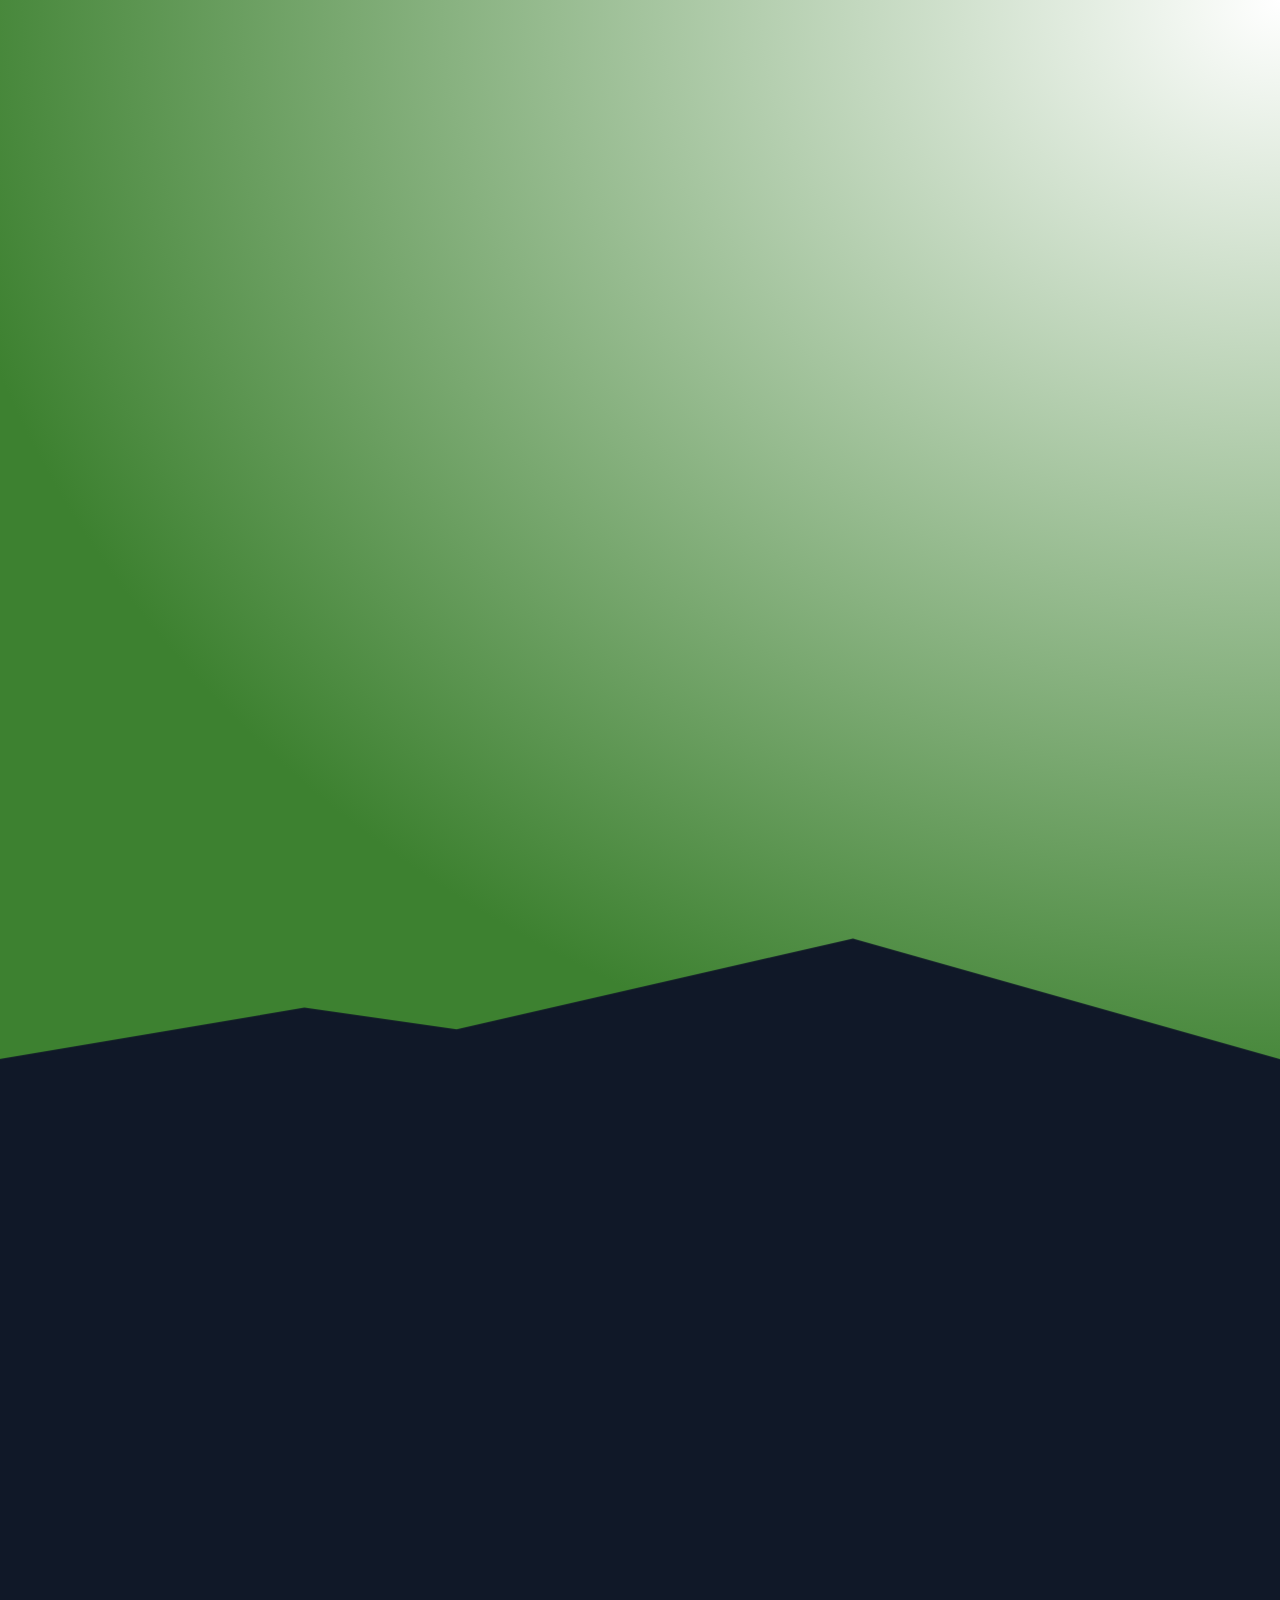
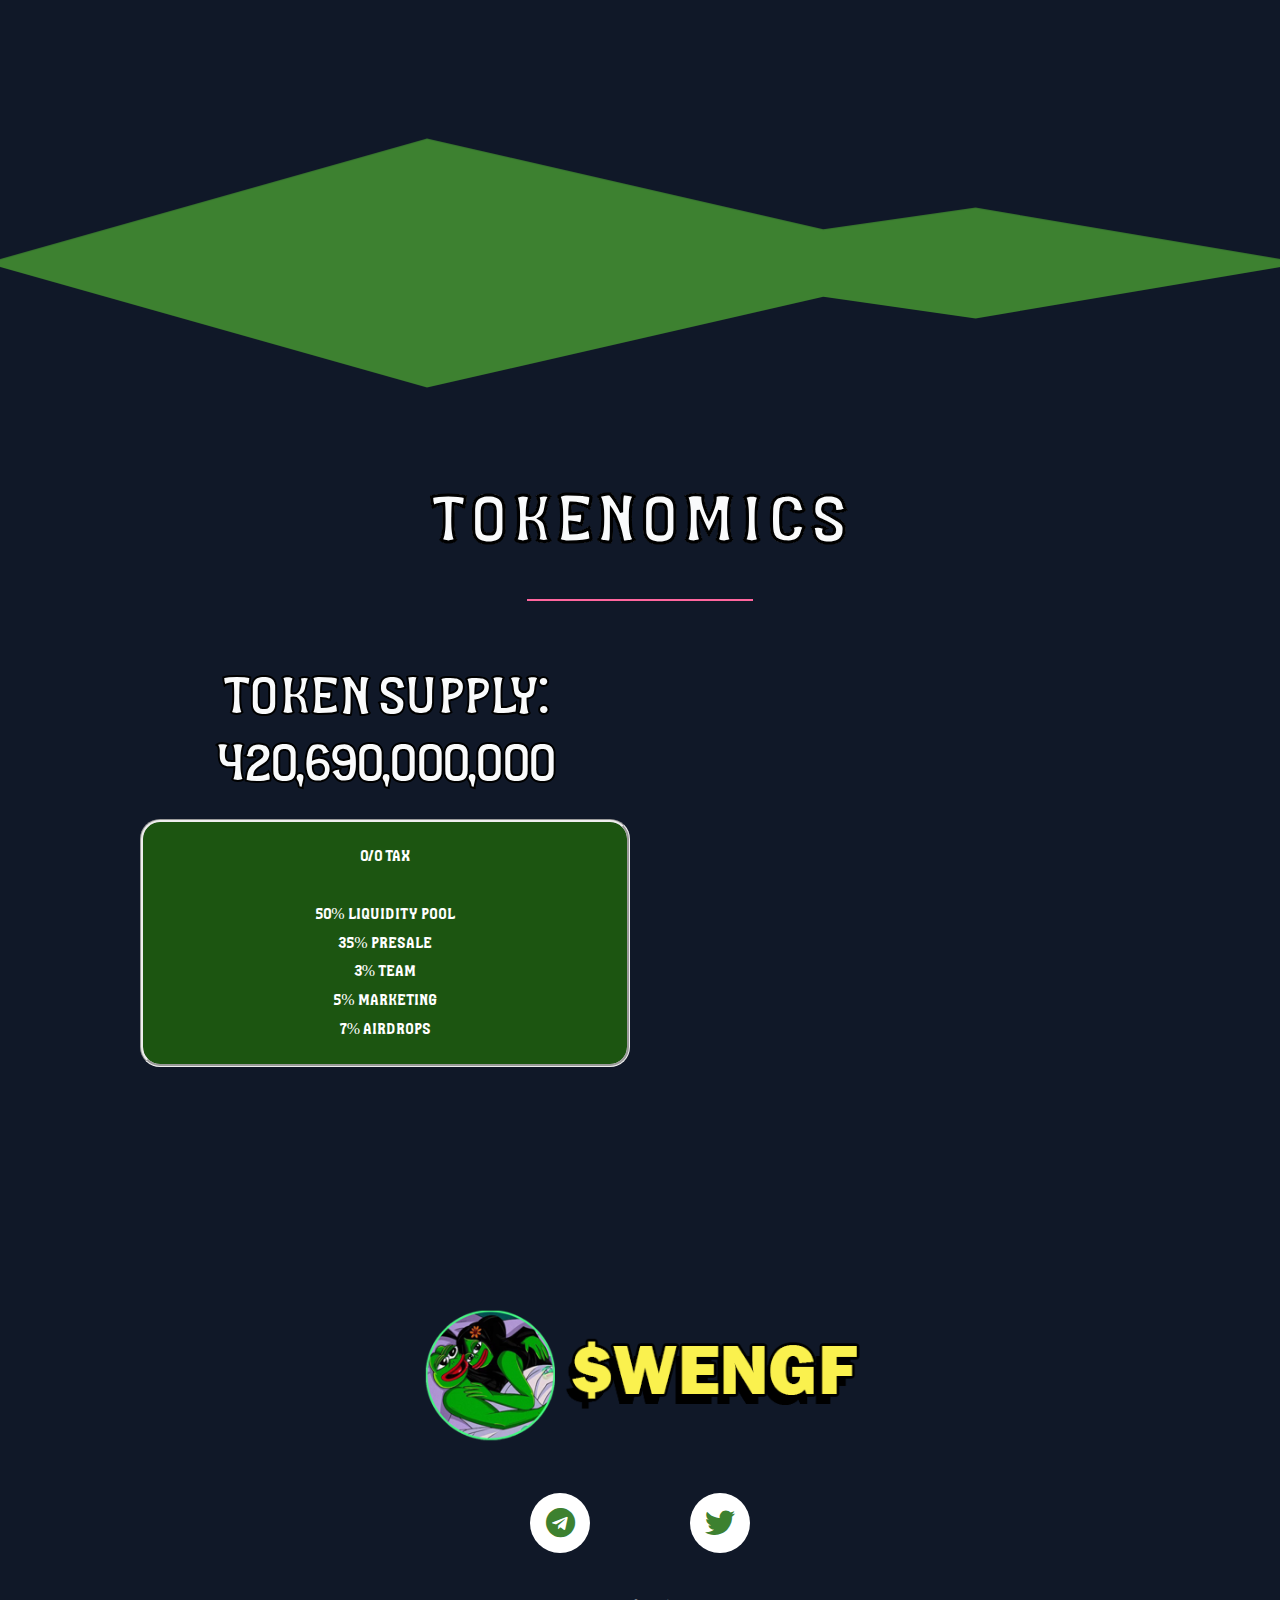
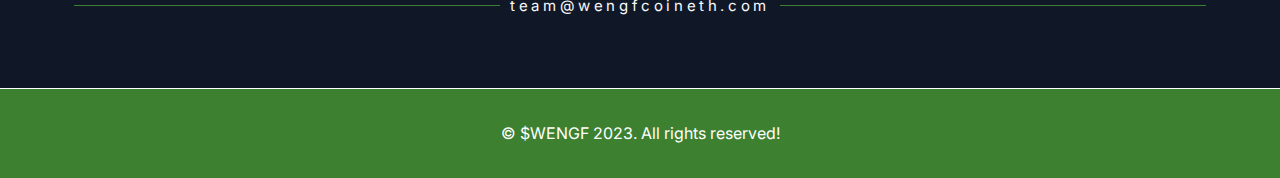
<file: index.html>
<!doctype html>
<html lang="en-US">

<head>
	<meta charset="UTF-8">
	<meta name="viewport" content="width=device-width, initial-scale=1">
	<link rel="profile" href="#">

	<title>$WENGF</title>
	<script>
		var uicore_animations_list = {
			"Fading": {
				"fadeIn": "Fade In",
				"fadeInDown": "Fade In Down",
				"fadeInLeft": "Fade In Left",
				"fadeInRight": "Fade In Right",
				"fadeInUp": "Fade In Up"
			},
			"Zooming": {
				"zoomIn": "Zoom In",
				"zoomInDown": "Zoom In Down",
				"zoomInLeft": "Zoom In Left",
				"zoomInRight": "Zoom In Right",
				"zoomInUp": "Zoom In Up"
			},
			"Bouncing": {
				"bounceIn": "Bounce In",
				"bounceInDown": "Bounce In Down",
				"bounceInLeft": "Bounce In Left",
				"bounceInRight": "Bounce In Right",
				"bounceInUp": "Bounce In Up"
			},
			"Sliding": {
				"slideInDown": "Slide In Down",
				"slideInLeft": "Slide In Left",
				"slideInRight": "Slide In Right",
				"slideInUp": "Slide In Up"
			},
			"Rotating": {
				"rotateIn": "Rotate In",
				"rotateInDownLeft": "Rotate In Down Left",
				"rotateInDownRight": "Rotate In Down Right",
				"rotateInUpLeft": "Rotate In Up Left",
				"rotateInUpRight": "Rotate In Up Right"
			},
			"Attention Seekers": {
				"bounce": "Bounce",
				"flash": "Flash",
				"pulse": "Pulse",
				"rubberBand": "Rubber Band",
				"shake": "Shake",
				"headShake": "Head Shake",
				"swing": "Swing",
				"tada": "Tada",
				"wobble": "Wobble",
				"jello": "Jello"
			},
			"Light Speed": {
				"lightSpeedIn": "Light Speed In"
			},
			"Specials": {
				"rollIn": "Roll In"
			}
		};
	</script>
<style>
	@font-face {
		font-family: 'face';
		src: url(ArmyJeep.ttf);
	}
</style>
	<meta name='robots' content='noindex, nofollow' />
	<link rel="alternate" type="application/rss+xml" title="$WENGF"
		href="#" />
	<link rel="alternate" type="application/rss+xml" title="$WENGF"
		href="#" />
	<script>
		window._wpemojiSettings = {
			"baseUrl": "https:\/\/s.w.org\/images\/core\/emoji\/14.0.0\/72x72\/",
			"ext": ".png",
			"svgUrl": "https:\/\/s.w.org\/images\/core\/emoji\/14.0.0\/svg\/",
			"svgExt": ".svg",
			"source": {
				"concatemoji": "https:\/\/pepenextgeneration.com\/wp-includes\/js\/wp-emoji-release.min.js?ver=6.2.1"
			}
		};
		/*! This file is auto-generated */
		! function (e, a, t) {
			var n, r, o, i = a.createElement("canvas"),
				p = i.getContext && i.getContext("2d");

			function s(e, t) {
				p.clearRect(0, 0, i.width, i.height), p.fillText(e, 0, 0);
				e = i.toDataURL();
				return p.clearRect(0, 0, i.width, i.height), p.fillText(t, 0, 0), e === i.toDataURL()
			}

			function c(e) {
				var t = a.createElement("script");
				t.src = e, t.defer = t.type = "text/javascript", a.getElementsByTagName("head")[0].appendChild(t)
			}
			for (o = Array("flag", "emoji"), t.supports = {
					everything: !0,
					everythingExceptFlag: !0
				}, r = 0; r < o.length; r++) t.supports[o[r]] = function (e) {
				if (p && p.fillText) switch (p.textBaseline = "top", p.font = "600 32px Arial", e) {
					case "flag":
						return s("\ud83c\udff3\ufe0f\u200d\u26a7\ufe0f", "\ud83c\udff3\ufe0f\u200b\u26a7\ufe0f") ? !
							1 : !s("\ud83c\uddfa\ud83c\uddf3", "\ud83c\uddfa\u200b\ud83c\uddf3") && !s(
								"\ud83c\udff4\udb40\udc67\udb40\udc62\udb40\udc65\udb40\udc6e\udb40\udc67\udb40\udc7f",
								"\ud83c\udff4\u200b\udb40\udc67\u200b\udb40\udc62\u200b\udb40\udc65\u200b\udb40\udc6e\u200b\udb40\udc67\u200b\udb40\udc7f"
								);
					case "emoji":
						return !s("\ud83e\udef1\ud83c\udffb\u200d\ud83e\udef2\ud83c\udfff",
							"\ud83e\udef1\ud83c\udffb\u200b\ud83e\udef2\ud83c\udfff")
				}
				return !1
			}(o[r]), t.supports.everything = t.supports.everything && t.supports[o[r]], "flag" !== o[r] && (t.supports
				.everythingExceptFlag = t.supports.everythingExceptFlag && t.supports[o[r]]);
			t.supports.everythingExceptFlag = t.supports.everythingExceptFlag && !t.supports.flag, t.DOMReady = !1, t
				.readyCallback = function () {
					t.DOMReady = !0
				}, t.supports.everything || (n = function () {
						t.readyCallback()
					}, a.addEventListener ? (a.addEventListener("DOMContentLoaded", n, !1), e.addEventListener("load", n, !
					1)) : (e.attachEvent("onload", n), a.attachEvent("onreadystatechange", function () {
						"complete" === a.readyState && t.readyCallback()
					})), (e = t.source || {}).concatemoji ? c(e.concatemoji) : e.wpemoji && e.twemoji && (c(e.twemoji), c(e
						.wpemoji)))
		}(window, document, window._wpemojiSettings);
	</script>
	<style>
		img.wp-smiley,
		img.emoji {
			display: inline !important;
			border: none !important;
			box-shadow: none !important;
			height: 1em !important;
			width: 1em !important;
			margin: 0 0.07em !important;
			vertical-align: -0.1em !important;
			background: none !important;
			padding: 0 !important;
		}
	</style>
	<link rel='stylesheet' id='bdt-uikit-css'
		href='wp-content/plugins/bdthemes-element-pack/assets/css/bdt-uikit.css'
		media='all' />
	<link rel='stylesheet' id='ep-helper-css'
		href='wp-content/plugins/bdthemes-element-pack/assets/css/ep-helper.css'
		media='all' />
	<link rel='stylesheet' id='wp-block-library-css'
		href='wp-includes/css/dist/block-library/style.min.css' media='all' />
	<link rel='stylesheet' id='classic-theme-styles-css'
		href='wp-includes/css/classic-themes.min.css' media='all' />
	<style id='global-styles-inline-css'>
		body {
			--wp--preset--color--black: #000000;
			--wp--preset--color--cyan-bluish-gray: #abb8c3;
			--wp--preset--color--white: #ffffff;
			--wp--preset--color--pale-pink: #f78da7;
			--wp--preset--color--vivid-red: #cf2e2e;
			--wp--preset--color--luminous-vivid-orange: #ff6900;
			--wp--preset--color--luminous-vivid-amber: #fcb900;
			--wp--preset--color--light-green-cyan: #7bdcb5;
			--wp--preset--color--vivid-green-cyan: #00d084;
			--wp--preset--color--pale-cyan-blue: #8ed1fc;
			--wp--preset--color--vivid-cyan-blue: #0693e3;
			--wp--preset--color--vivid-purple: #9b51e0;
			--wp--preset--gradient--vivid-cyan-blue-to-vivid-purple: linear-gradient(135deg, rgba(6, 147, 227, 1) 0%, rgb(155, 81, 224) 100%);
			--wp--preset--gradient--light-green-cyan-to-vivid-green-cyan: linear-gradient(135deg, rgb(122, 220, 180) 0%, rgb(0, 208, 130) 100%);
			--wp--preset--gradient--luminous-vivid-amber-to-luminous-vivid-orange: linear-gradient(135deg, rgba(252, 185, 0, 1) 0%, rgba(255, 105, 0, 1) 100%);
			--wp--preset--gradient--luminous-vivid-orange-to-vivid-red: linear-gradient(135deg, rgba(255, 105, 0, 1) 0%, rgb(207, 46, 46) 100%);
			--wp--preset--gradient--very-light-gray-to-cyan-bluish-gray: linear-gradient(135deg, rgb(238, 238, 238) 0%, rgb(169, 184, 195) 100%);
			--wp--preset--gradient--cool-to-warm-spectrum: linear-gradient(135deg, rgb(74, 234, 220) 0%, rgb(151, 120, 209) 20%, rgb(207, 42, 186) 40%, rgb(238, 44, 130) 60%, rgb(251, 105, 98) 80%, rgb(254, 248, 76) 100%);
			--wp--preset--gradient--blush-light-purple: linear-gradient(135deg, rgb(255, 206, 236) 0%, rgb(152, 150, 240) 100%);
			--wp--preset--gradient--blush-bordeaux: linear-gradient(135deg, rgb(254, 205, 165) 0%, rgb(254, 45, 45) 50%, rgb(107, 0, 62) 100%);
			--wp--preset--gradient--luminous-dusk: linear-gradient(135deg, rgb(255, 203, 112) 0%, rgb(199, 81, 192) 50%, rgb(65, 88, 208) 100%);
			--wp--preset--gradient--pale-ocean: linear-gradient(135deg, rgb(255, 245, 203) 0%, rgb(182, 227, 212) 50%, rgb(51, 167, 181) 100%);
			--wp--preset--gradient--electric-grass: linear-gradient(135deg, rgb(202, 248, 128) 0%, rgb(113, 206, 126) 100%);
			--wp--preset--gradient--midnight: linear-gradient(135deg, rgb(2, 3, 129) 0%, rgb(40, 116, 252) 100%);
			--wp--preset--duotone--dark-grayscale: url('#wp-duotone-dark-grayscale');
			--wp--preset--duotone--grayscale: url('#wp-duotone-grayscale');
			--wp--preset--duotone--purple-yellow: url('#wp-duotone-purple-yellow');
			--wp--preset--duotone--blue-red: url('#wp-duotone-blue-red');
			--wp--preset--duotone--midnight: url('#wp-duotone-midnight');
			--wp--preset--duotone--magenta-yellow: url('#wp-duotone-magenta-yellow');
			--wp--preset--duotone--purple-green: url('#wp-duotone-purple-green');
			--wp--preset--duotone--blue-orange: url('#wp-duotone-blue-orange');
			--wp--preset--font-size--small: 13px;
			--wp--preset--font-size--medium: 20px;
			--wp--preset--font-size--large: 36px;
			--wp--preset--font-size--x-large: 42px;
			--wp--preset--spacing--20: 0.44rem;
			--wp--preset--spacing--30: 0.67rem;
			--wp--preset--spacing--40: 1rem;
			--wp--preset--spacing--50: 1.5rem;
			--wp--preset--spacing--60: 2.25rem;
			--wp--preset--spacing--70: 3.38rem;
			--wp--preset--spacing--80: 5.06rem;
			--wp--preset--shadow--natural: 6px 6px 9px rgba(0, 0, 0, 0.2);
			--wp--preset--shadow--deep: 12px 12px 50px rgba(0, 0, 0, 0.4);
			--wp--preset--shadow--sharp: 6px 6px 0px rgba(0, 0, 0, 0.2);
			--wp--preset--shadow--outlined: 6px 6px 0px -3px rgba(255, 255, 255, 1), 6px 6px rgba(0, 0, 0, 1);
			--wp--preset--shadow--crisp: 6px 6px 0px rgba(0, 0, 0, 1);
		}

		:where(.is-layout-flex) {
			gap: 0.5em;
		}

		body .is-layout-flow>.alignleft {
			float: left;
			margin-inline-start: 0;
			margin-inline-end: 2em;
		}

		body .is-layout-flow>.alignright {
			float: right;
			margin-inline-start: 2em;
			margin-inline-end: 0;
		}

		body .is-layout-flow>.aligncenter {
			margin-left: auto !important;
			margin-right: auto !important;
		}

		body .is-layout-constrained>.alignleft {
			float: left;
			margin-inline-start: 0;
			margin-inline-end: 2em;
		}

		body .is-layout-constrained>.alignright {
			float: right;
			margin-inline-start: 2em;
			margin-inline-end: 0;
		}

		body .is-layout-constrained>.aligncenter {
			margin-left: auto !important;
			margin-right: auto !important;
		}

		body .is-layout-constrained> :where(:not(.alignleft):not(.alignright):not(.alignfull)) {
			max-width: var(--wp--style--global--content-size);
			margin-left: auto !important;
			margin-right: auto !important;
		}

		body .is-layout-constrained>.alignwide {
			max-width: var(--wp--style--global--wide-size);
		}

		body .is-layout-flex {
			display: flex;
		}

		body .is-layout-flex {
			flex-wrap: wrap;
			align-items: center;
		}

		body .is-layout-flex>* {
			margin: 0;
		}

		:where(.wp-block-columns.is-layout-flex) {
			gap: 2em;
		}

		.has-black-color {
			color: var(--wp--preset--color--black) !important;
		}

		.has-cyan-bluish-gray-color {
			color: var(--wp--preset--color--cyan-bluish-gray) !important;
		}

		.has-white-color {
			color: var(--wp--preset--color--white) !important;
		}

		.has-pale-pink-color {
			color: var(--wp--preset--color--pale-pink) !important;
		}

		.has-vivid-red-color {
			color: var(--wp--preset--color--vivid-red) !important;
		}

		.has-luminous-vivid-orange-color {
			color: var(--wp--preset--color--luminous-vivid-orange) !important;
		}

		.has-luminous-vivid-amber-color {
			color: var(--wp--preset--color--luminous-vivid-amber) !important;
		}

		.has-light-green-cyan-color {
			color: var(--wp--preset--color--light-green-cyan) !important;
		}

		.has-vivid-green-cyan-color {
			color: var(--wp--preset--color--vivid-green-cyan) !important;
		}

		.has-pale-cyan-blue-color {
			color: var(--wp--preset--color--pale-cyan-blue) !important;
		}

		.has-vivid-cyan-blue-color {
			color: var(--wp--preset--color--vivid-cyan-blue) !important;
		}

		.has-vivid-purple-color {
			color: var(--wp--preset--color--vivid-purple) !important;
		}

		.has-black-background-color {
			background-color: var(--wp--preset--color--black) !important;
		}

		.has-cyan-bluish-gray-background-color {
			background-color: var(--wp--preset--color--cyan-bluish-gray) !important;
		}

		.has-white-background-color {
			background-color: var(--wp--preset--color--white) !important;
		}

		.has-pale-pink-background-color {
			background-color: var(--wp--preset--color--pale-pink) !important;
		}

		.has-vivid-red-background-color {
			background-color: var(--wp--preset--color--vivid-red) !important;
		}

		.has-luminous-vivid-orange-background-color {
			background-color: var(--wp--preset--color--luminous-vivid-orange) !important;
		}

		.has-luminous-vivid-amber-background-color {
			background-color: var(--wp--preset--color--luminous-vivid-amber) !important;
		}

		.has-light-green-cyan-background-color {
			background-color: var(--wp--preset--color--light-green-cyan) !important;
		}

		.has-vivid-green-cyan-background-color {
			background-color: var(--wp--preset--color--vivid-green-cyan) !important;
		}

		.has-pale-cyan-blue-background-color {
			background-color: var(--wp--preset--color--pale-cyan-blue) !important;
		}

		.has-vivid-cyan-blue-background-color {
			background-color: var(--wp--preset--color--vivid-cyan-blue) !important;
		}

		.has-vivid-purple-background-color {
			background-color: var(--wp--preset--color--vivid-purple) !important;
		}

		.has-black-border-color {
			border-color: var(--wp--preset--color--black) !important;
		}

		.has-cyan-bluish-gray-border-color {
			border-color: var(--wp--preset--color--cyan-bluish-gray) !important;
		}

		.has-white-border-color {
			border-color: var(--wp--preset--color--white) !important;
		}

		.has-pale-pink-border-color {
			border-color: var(--wp--preset--color--pale-pink) !important;
		}

		.has-vivid-red-border-color {
			border-color: var(--wp--preset--color--vivid-red) !important;
		}

		.has-luminous-vivid-orange-border-color {
			border-color: var(--wp--preset--color--luminous-vivid-orange) !important;
		}

		.has-luminous-vivid-amber-border-color {
			border-color: var(--wp--preset--color--luminous-vivid-amber) !important;
		}

		.has-light-green-cyan-border-color {
			border-color: var(--wp--preset--color--light-green-cyan) !important;
		}

		.has-vivid-green-cyan-border-color {
			border-color: var(--wp--preset--color--vivid-green-cyan) !important;
		}

		.has-pale-cyan-blue-border-color {
			border-color: var(--wp--preset--color--pale-cyan-blue) !important;
		}

		.has-vivid-cyan-blue-border-color {
			border-color: var(--wp--preset--color--vivid-cyan-blue) !important;
		}

		.has-vivid-purple-border-color {
			border-color: var(--wp--preset--color--vivid-purple) !important;
		}

		.has-vivid-cyan-blue-to-vivid-purple-gradient-background {
			background: var(--wp--preset--gradient--vivid-cyan-blue-to-vivid-purple) !important;
		}

		.has-light-green-cyan-to-vivid-green-cyan-gradient-background {
			background: var(--wp--preset--gradient--light-green-cyan-to-vivid-green-cyan) !important;
		}

		.has-luminous-vivid-amber-to-luminous-vivid-orange-gradient-background {
			background: var(--wp--preset--gradient--luminous-vivid-amber-to-luminous-vivid-orange) !important;
		}

		.has-luminous-vivid-orange-to-vivid-red-gradient-background {
			background: var(--wp--preset--gradient--luminous-vivid-orange-to-vivid-red) !important;
		}

		.has-very-light-gray-to-cyan-bluish-gray-gradient-background {
			background: var(--wp--preset--gradient--very-light-gray-to-cyan-bluish-gray) !important;
		}

		.has-cool-to-warm-spectrum-gradient-background {
			background: var(--wp--preset--gradient--cool-to-warm-spectrum) !important;
		}

		.has-blush-light-purple-gradient-background {
			background: var(--wp--preset--gradient--blush-light-purple) !important;
		}

		.has-blush-bordeaux-gradient-background {
			background: var(--wp--preset--gradient--blush-bordeaux) !important;
		}

		.has-luminous-dusk-gradient-background {
			background: var(--wp--preset--gradient--luminous-dusk) !important;
		}

		.has-pale-ocean-gradient-background {
			background: var(--wp--preset--gradient--pale-ocean) !important;
		}

		.has-electric-grass-gradient-background {
			background: var(--wp--preset--gradient--electric-grass) !important;
		}

		.has-midnight-gradient-background {
			background: var(--wp--preset--gradient--midnight) !important;
		}

		.has-small-font-size {
			font-size: var(--wp--preset--font-size--small) !important;
		}

		.has-medium-font-size {
			font-size: var(--wp--preset--font-size--medium) !important;
		}

		.has-large-font-size {
			font-size: var(--wp--preset--font-size--large) !important;
		}

		.has-x-large-font-size {
			font-size: var(--wp--preset--font-size--x-large) !important;
		}

		.wp-block-navigation a:where(:not(.wp-element-button)) {
			color: inherit;
		}

		:where(.wp-block-columns.is-layout-flex) {
			gap: 2em;
		}

		.wp-block-pullquote {
			font-size: 1.5em;
			line-height: 1.6;
		}
	</style>
	<link rel='stylesheet' id='elementor-frontend-css'
		href='wp-content/plugins/elementor/assets/css/frontend-lite.min.css'
		media='all' />
	<link rel='stylesheet' id='elementor-post-30-css'
		href='wp-content/uploads/elementor/css/post-30.css' media='all' />
	<link rel='stylesheet' id='elementor-icons-css'
		href='wp-content/plugins/elementor/assets/lib/eicons/css/elementor-icons.min.css'
		media='all' />
	<link rel='stylesheet' id='swiper-css'
		href='wp-content/plugins/elementor/assets/lib/swiper/v8/css/swiper.min.css'
		media='all' />
	<link rel='stylesheet' id='elementor-post-29-css'
		href='wp-content/uploads/elementor/css/post-29.css' media='all' />
	<link rel='stylesheet' id='uicore_global-css'
		href='wp-content/uploads/uicore-global.css' media='all' />
	<link rel='stylesheet' id='google-fonts-1-css'
		href='https://fonts.googleapis.com/css?family=Inter%3A100%2C100italic%2C200%2C200italic%2C300%2C300italic%2C400%2C400italic%2C500%2C500italic%2C600%2C600italic%2C700%2C700italic%2C800%2C800italic%2C900%2C900italic%7CAclonica%3A100%2C100italic%2C200%2C200italic%2C300%2C300italic%2C400%2C400italic%2C500%2C500italic%2C600%2C600italic%2C700%2C700italic%2C800%2C800italic%2C900%2C900italic%7CActor%3A100%2C100italic%2C200%2C200italic%2C300%2C300italic%2C400%2C400italic%2C500%2C500italic%2C600%2C600italic%2C700%2C700italic%2C800%2C800italic%2C900%2C900italic%7CAkaya+Telivigala%3A100%2C100italic%2C200%2C200italic%2C300%2C300italic%2C400%2C400italic%2C500%2C500italic%2C600%2C600italic%2C700%2C700italic%2C800%2C800italic%2C900%2C900italic%7CAkaya+Kanadaka%3A100%2C100italic%2C200%2C200italic%2C300%2C300italic%2C400%2C400italic%2C500%2C500italic%2C600%2C600italic%2C700%2C700italic%2C800%2C800italic%2C900%2C900italic&#038;display=swap&#038;ver=6.2.1'
		media='all' />
	<link rel='stylesheet' id='elementor-icons-shared-0-css'
		href='wp-content/plugins/elementor/assets/lib/font-awesome/css/fontawesome.min.css'
		media='all' />
	<link rel='stylesheet' id='elementor-icons-fa-brands-css'
		href='wp-content/plugins/elementor/assets/lib/font-awesome/css/brands.min.css'
		media='all' />
	<link rel='stylesheet' id='elementor-icons-fa-solid-css'
		href='wp-content/plugins/elementor/assets/lib/font-awesome/css/solid.min.css'
		media='all' />
	<link rel="preconnect" href="https://fonts.gstatic.com/" crossorigin>
	<script src='wp-includes/js/jquery/jquery.min.js' id='jquery-core-js'>
	</script>
	<script src='wp-includes/js/jquery/jquery-migrate.min.js'
		id='jquery-migrate-js'></script>
	<link rel="https://api.w.org/" href="wp-json/" />
	<link rel="alternate" type="application/json" href="wp-json/wp/v2/pages/29" />
	<link rel="EditURI" type="application/rsd+xml" title="RSD" href="xmlrpc.php?rsd" />
	<link rel="wlwmanifest" type="application/wlwmanifest+xml"
		href="wp-includes/wlwmanifest.xml" />
	<meta name="generator" content="WordPress 6.2.1" />
	<link rel="canonical" href="" />
	<link rel='shortlink' href='' />
	<link rel="alternate" type="application/json+oembed"
		href="wp-json/oembed/1.0/embed?url=https%3A%2F%2Fpepenextgeneration.com%2F" />
	<link rel="alternate" type="text/xml+oembed"
		href="wp-json/oembed/1.0/embed?url=https%3A%2F%2Fpepenextgeneration.com%2F&#038;format=xml" />
	<meta name="generator"
		content="Elementor 3.13.0; features: e_dom_optimization, e_optimized_assets_loading, e_optimized_css_loading, a11y_improvements, additional_custom_breakpoints; settings: css_print_method-external, google_font-enabled, font_display-swap">
	<meta name="theme-color" content="#3D8130" />
	<link rel="shortcut icon" href="logonew1.png">
	<link rel="icon" href="logonew1.png">
	<link rel="apple-touch-icon" sizes="152x152"
		href="logonew1.png">
	<link rel="apple-touch-icon" sizes="120x120"
		href="logonew1.png">
	<link rel="apple-touch-icon" sizes="76x76"
		href="logonew1.png">
	<link rel="apple-touch-icon" href="logonew1.png">
	<link rel="icon" href="logonew1.png"
		sizes="32x32" />
	<link rel="icon" href="logonew1.png"
		sizes="192x192" />
	<link rel="apple-touch-icon"
		href="logonew1.png" />
	<meta name="msapplication-TileImage"
		content="logonew1.png" />

</head>

<body
	class="home page-template-default page page-id-29 wp-embed-responsive ui-a-dsmm-slide  elementor-default elementor-kit-6 elementor-page elementor-page-29">
	<svg xmlns="http://www.w3.org/2000/svg" viewBox="0 0 0 0" width="0" height="0" focusable="false" role="none"
		style="visibility: hidden; position: absolute; left: -9999px; overflow: hidden;">
		<defs>
			<filter id="wp-duotone-dark-grayscale">
				<feColorMatrix color-interpolation-filters="sRGB" type="matrix"
					values=" .299 .587 .114 0 0 .299 .587 .114 0 0 .299 .587 .114 0 0 .299 .587 .114 0 0 " />
				<feComponentTransfer color-interpolation-filters="sRGB">
					<feFuncR type="table" tableValues="0 0.49803921568627" />
					<feFuncG type="table" tableValues="0 0.49803921568627" />
					<feFuncB type="table" tableValues="0 0.49803921568627" />
					<feFuncA type="table" tableValues="1 1" />
				</feComponentTransfer>
				<feComposite in2="SourceGraphic" operator="in" />
			</filter>
		</defs>
	</svg><svg xmlns="http://www.w3.org/2000/svg" viewBox="0 0 0 0" width="0" height="0" focusable="false" role="none"
		style="visibility: hidden; position: absolute; left: -9999px; overflow: hidden;">
		<defs>
			<filter id="wp-duotone-grayscale">
				<feColorMatrix color-interpolation-filters="sRGB" type="matrix"
					values=" .299 .587 .114 0 0 .299 .587 .114 0 0 .299 .587 .114 0 0 .299 .587 .114 0 0 " />
				<feComponentTransfer color-interpolation-filters="sRGB">
					<feFuncR type="table" tableValues="0 1" />
					<feFuncG type="table" tableValues="0 1" />
					<feFuncB type="table" tableValues="0 1" />
					<feFuncA type="table" tableValues="1 1" />
				</feComponentTransfer>
				<feComposite in2="SourceGraphic" operator="in" />
			</filter>
		</defs>
	</svg><svg xmlns="http://www.w3.org/2000/svg" viewBox="0 0 0 0" width="0" height="0" focusable="false" role="none"
		style="visibility: hidden; position: absolute; left: -9999px; overflow: hidden;">
		<defs>
			<filter id="wp-duotone-purple-yellow">
				<feColorMatrix color-interpolation-filters="sRGB" type="matrix"
					values=" .299 .587 .114 0 0 .299 .587 .114 0 0 .299 .587 .114 0 0 .299 .587 .114 0 0 " />
				<feComponentTransfer color-interpolation-filters="sRGB">
					<feFuncR type="table" tableValues="0.54901960784314 0.98823529411765" />
					<feFuncG type="table" tableValues="0 1" />
					<feFuncB type="table" tableValues="0.71764705882353 0.25490196078431" />
					<feFuncA type="table" tableValues="1 1" />
				</feComponentTransfer>
				<feComposite in2="SourceGraphic" operator="in" />
			</filter>
		</defs>
	</svg><svg xmlns="http://www.w3.org/2000/svg" viewBox="0 0 0 0" width="0" height="0" focusable="false" role="none"
		style="visibility: hidden; position: absolute; left: -9999px; overflow: hidden;">
		<defs>
			<filter id="wp-duotone-blue-red">
				<feColorMatrix color-interpolation-filters="sRGB" type="matrix"
					values=" .299 .587 .114 0 0 .299 .587 .114 0 0 .299 .587 .114 0 0 .299 .587 .114 0 0 " />
				<feComponentTransfer color-interpolation-filters="sRGB">
					<feFuncR type="table" tableValues="0 1" />
					<feFuncG type="table" tableValues="0 0.27843137254902" />
					<feFuncB type="table" tableValues="0.5921568627451 0.27843137254902" />
					<feFuncA type="table" tableValues="1 1" />
				</feComponentTransfer>
				<feComposite in2="SourceGraphic" operator="in" />
			</filter>
		</defs>
	</svg><svg xmlns="http://www.w3.org/2000/svg" viewBox="0 0 0 0" width="0" height="0" focusable="false" role="none"
		style="visibility: hidden; position: absolute; left: -9999px; overflow: hidden;">
		<defs>
			<filter id="wp-duotone-midnight">
				<feColorMatrix color-interpolation-filters="sRGB" type="matrix"
					values=" .299 .587 .114 0 0 .299 .587 .114 0 0 .299 .587 .114 0 0 .299 .587 .114 0 0 " />
				<feComponentTransfer color-interpolation-filters="sRGB">
					<feFuncR type="table" tableValues="0 0" />
					<feFuncG type="table" tableValues="0 0.64705882352941" />
					<feFuncB type="table" tableValues="0 1" />
					<feFuncA type="table" tableValues="1 1" />
				</feComponentTransfer>
				<feComposite in2="SourceGraphic" operator="in" />
			</filter>
		</defs>
	</svg><svg xmlns="http://www.w3.org/2000/svg" viewBox="0 0 0 0" width="0" height="0" focusable="false" role="none"
		style="visibility: hidden; position: absolute; left: -9999px; overflow: hidden;">
		<defs>
			<filter id="wp-duotone-magenta-yellow">
				<feColorMatrix color-interpolation-filters="sRGB" type="matrix"
					values=" .299 .587 .114 0 0 .299 .587 .114 0 0 .299 .587 .114 0 0 .299 .587 .114 0 0 " />
				<feComponentTransfer color-interpolation-filters="sRGB">
					<feFuncR type="table" tableValues="0.78039215686275 1" />
					<feFuncG type="table" tableValues="0 0.94901960784314" />
					<feFuncB type="table" tableValues="0.35294117647059 0.47058823529412" />
					<feFuncA type="table" tableValues="1 1" />
				</feComponentTransfer>
				<feComposite in2="SourceGraphic" operator="in" />
			</filter>
		</defs>
	</svg><svg xmlns="http://www.w3.org/2000/svg" viewBox="0 0 0 0" width="0" height="0" focusable="false" role="none"
		style="visibility: hidden; position: absolute; left: -9999px; overflow: hidden;">
		<defs>
			<filter id="wp-duotone-purple-green">
				<feColorMatrix color-interpolation-filters="sRGB" type="matrix"
					values=" .299 .587 .114 0 0 .299 .587 .114 0 0 .299 .587 .114 0 0 .299 .587 .114 0 0 " />
				<feComponentTransfer color-interpolation-filters="sRGB">
					<feFuncR type="table" tableValues="0.65098039215686 0.40392156862745" />
					<feFuncG type="table" tableValues="0 1" />
					<feFuncB type="table" tableValues="0.44705882352941 0.4" />
					<feFuncA type="table" tableValues="1 1" />
				</feComponentTransfer>
				<feComposite in2="SourceGraphic" operator="in" />
			</filter>
		</defs>
	</svg><svg xmlns="http://www.w3.org/2000/svg" viewBox="0 0 0 0" width="0" height="0" focusable="false" role="none"
		style="visibility: hidden; position: absolute; left: -9999px; overflow: hidden;">
		<defs>
			<filter id="wp-duotone-blue-orange">
				<feColorMatrix color-interpolation-filters="sRGB" type="matrix"
					values=" .299 .587 .114 0 0 .299 .587 .114 0 0 .299 .587 .114 0 0 .299 .587 .114 0 0 " />
				<feComponentTransfer color-interpolation-filters="sRGB">
					<feFuncR type="table" tableValues="0.098039215686275 1" />
					<feFuncG type="table" tableValues="0 0.66274509803922" />
					<feFuncB type="table" tableValues="0.84705882352941 0.41960784313725" />
					<feFuncA type="table" tableValues="1 1" />
				</feComponentTransfer>
				<feComposite in2="SourceGraphic" operator="in" />
			</filter>
		</defs>
	</svg><!-- 1.1 uicore_before_body_content -->
	<div class="uicore-body-content">
		<!-- 1.2 uicore_before_page_content -->
		<div id="uicore-page">

			<div data-uils="header" data-uils-title="Header" id="wrapper-navbar" itemscope
				itemtype="http://schema.org/WebSite"
				class="uicore uicore-navbar elementor-section uicore-h-classic uicore-sticky ui-smart-sticky uicore-transparent ">
				<div class="uicore-header-wrapper">
					<nav class="uicore elementor-container">
						<div class="uicore-branding" data-uils="header-branding" data-uils-title="Site Logo">

							<a href="#" rel="home">
								<img class="uicore uicore-logo uicore-main"
									src="header.png"
									alt="#" />
								<img class="uicore uicore-logo uicore-second"
									src="header.png"
									alt="#" />
								<img class="uicore uicore-logo uicore-mobile-main"
									src="header.png"
									alt="#" />
								<img class="uicore uicore-logo uicore-mobile-second"
									src="header.png"
									alt="#" />
							</a>

						</div>
						<div class='uicore-nav-menu'>
							<div class="uicore-menu-container uicore-nav">
								<ul data-uils="header-menu" data-uils-title="Navigation Menu" class="uicore-menu">
									<li class="menu-item menu-item-type-post_type menu-item-object-page menu-item-home page_item page-item-29 current_page_item menu-item-31">
										<a href="#" aria-current="page">
											<span class="ui-menu-item-wrapper" style="font-family: 'face';">Home</span></a></li>
									<li class="menu-item menu-item-type-custom menu-item-object-custom menu-item-32">
										<a href="#About">
											<span class="ui-menu-item-wrapper" style="font-family: 'face';">About</span></a></li>
									<li class="menu-item menu-item-type-custom menu-item-object-custom menu-item-34">
										<a href="#Tokenomics">
											<span class="ui-menu-item-wrapper" style="font-family: 'face';">Tokenomics</span></a></li>
								</ul>
							</div>
							<div class="uicore uicore-extra" data-uils="header_extra" data-uils-title="Header Extras">
								<div class="uicore-cta-wrapper">
									<a href="#" target="_self" class="uicore-btn ">
										<span class="elementor-button-text" style="font-family: 'face';">
											Join Community </span>
									</a>
								</div>
							</div>
						</div>
						<button type="button" class="uicore-toggle uicore-ham" aria-label="mobile-menu">
							<span class="bars">
								<span class="bar"></span>
								<span class="bar"></span>
								<span class="bar"></span>
							</span>
						</button>
					</nav>

				</div>
			</div><!-- #wrapper-navbar end -->
			<!-- 1.3 uicore_page -->
			<div id="content" class="uicore-content">

				<script id="uicore-page-transition">
					window.onload = window.onpageshow = function () {};
				</script><!-- 1.4 uicore_before_content -->
				<div id="primary" class="content-area">

					<article id="post-29" class="post-29 page type-page status-publish hentry">
						<main class="entry-content">
							<div data-elementor-type="wp-page" data-elementor-id="29" class="elementor elementor-29">
								<div class="elementor-section elementor-top-section elementor-element elementor-element-040b960  ui-fluid-animation-6 elementor-section-boxed elementor-section-height-default elementor-section-height-default"
									data-id="040b960" data-element_type="section"
									data-settings="{&quot;background_background&quot;:&quot;gradient&quot;,&quot;section_fluid_on&quot;:&quot;yes&quot;,&quot;shape_divider_bottom&quot;:&quot;pyramids&quot;}">
									<div class="elementor-background-overlay"></div>
									<div class="elementor-shape elementor-shape-bottom" data-negative="false">
										<svg xmlns="http://www.w3.org/2000/svg" viewBox="0 0 1000 100"
											preserveAspectRatio="none">
											<path class="elementor-shape-fill"
												d="M761.9,44.1L643.1,27.2L333.8,98L0,3.8V0l1000,0v3.9" />
										</svg> </div>
									<div class="elementor-container elementor-column-gap-default">
										<div class="elementor-column elementor-col-100 elementor-top-column elementor-element elementor-element-d5d8711"
											data-id="d5d8711" data-element_type="column">
											<div class="elementor-widget-wrap elementor-element-populated">
												<div class="elementor-element elementor-element-94ca311 elementor-widget__width-initial elementor-widget-mobile__width-inherit animated-fast elementor-invisible elementor-widget elementor-widget-heading"
													data-id="94ca311" data-element_type="widget"
													data-settings="{&quot;_animation&quot;:&quot;fadeInUp&quot;}"
													data-widget_type="heading.default">
													<div class="elementor-widget-container">
														<style>
															/*! elementor - v3.13.0 - 08-05-2023 */
															.elementor-heading-title {
																padding: 0;
																margin: 0;
																line-height: 1
															}

															.elementor-widget-heading .elementor-heading-title[class*=elementor-size-]>a {
																color: inherit;
																font-size: inherit;
																line-height: inherit
															}

															.elementor-widget-heading .elementor-heading-title.elementor-size-small {
																font-size: 15px
															}

															.elementor-widget-heading .elementor-heading-title.elementor-size-medium {
																font-size: 19px
															}

															.elementor-widget-heading .elementor-heading-title.elementor-size-large {
																font-size: 29px
															}

															.elementor-widget-heading .elementor-heading-title.elementor-size-xl {
																font-size: 39px
															}

															.elementor-widget-heading .elementor-heading-title.elementor-size-xxl {
																font-size: 59px
															}
														</style>
														<h1 class="elementor-heading-title elementor-size-default"  style="font-family: 'face';">
															$WENGF</h1>
													</div>
												</div>
												<section
													class="elementor-section elementor-inner-section elementor-element elementor-element-a10ca43 elementor-section-boxed elementor-section-height-default elementor-section-height-default"
													data-id="a10ca43" data-element_type="section">
													<div class="elementor-container elementor-column-gap-default">
														<div class="elementor-column elementor-col-50 elementor-inner-column elementor-element elementor-element-2b24f72"
															data-id="2b24f72" data-element_type="column">
															<div
																class="elementor-widget-wrap elementor-element-populated">
																<div class="elementor-element elementor-element-18db530 elementor-widget__width-initial elementor-widget-tablet__width-initial elementor-widget-mobile__width-inherit animated-fast elementor-invisible elementor-widget elementor-widget-text-editor"
																	data-id="18db530" data-element_type="widget"
																	data-settings="{&quot;_animation&quot;:&quot;fadeInUp&quot;,&quot;_animation_delay&quot;:100}"
																	data-widget_type="text-editor.default">
																	<div class="elementor-widget-container">
																		<style>
																			/*! elementor - v3.13.0 - 08-05-2023 */
																			.elementor-widget-text-editor.elementor-drop-cap-view-stacked .elementor-drop-cap {
																				background-color: #69727d;
																				color: #fff
																			}

																			.elementor-widget-text-editor.elementor-drop-cap-view-framed .elementor-drop-cap {
																				color: #69727d;
																				border: 3px solid;
																				background-color: transparent
																			}

																			.elementor-widget-text-editor:not(.elementor-drop-cap-view-default) .elementor-drop-cap {
																				margin-top: 8px
																			}

																			.elementor-widget-text-editor:not(.elementor-drop-cap-view-default) .elementor-drop-cap-letter {
																				width: 1em;
																				height: 1em
																			}

																			.elementor-widget-text-editor .elementor-drop-cap {
																				float: left;
																				text-align: center;
																				line-height: 1;
																				font-size: 50px
																			}

																			.elementor-widget-text-editor .elementor-drop-cap-letter {
																				display: inline-block
																			}
																		</style>
																		<p  style="font-family: 'face';">In the symphony of relationships and love</p>
																	</div>
																</div>
																<div class="elementor-element elementor-element-5f686c6 elementor-widget__width-auto animated-fast elementor-invisible elementor-widget elementor-widget-button"
																	data-id="5f686c6" data-element_type="widget"
																	data-settings="{&quot;_animation&quot;:&quot;fadeInUp&quot;,&quot;_animation_delay&quot;:200}"
																	data-widget_type="button.default">
																	<div class="elementor-widget-container">
																		<div class="elementor-button-wrapper">
																			<a href="#"
																				class="elementor-button-link elementor-button elementor-size-sm"
																				role="button">
																				<span
																					class="elementor-button-content-wrapper">
																					<span
																						class="elementor-button-text"  style="font-family: 'face';">BUY NOW</span>
																				</span>
																			</a>
																		</div>
																	</div>
																</div>
																<div class="elementor-element elementor-element-573ed3b elementor-widget__width-auto animated-fast elementor-invisible elementor-widget elementor-widget-button"
																	data-id="573ed3b" data-element_type="widget"
																	data-settings="{&quot;_animation&quot;:&quot;fadeInUp&quot;,&quot;_animation_delay&quot;:200}"
																	data-widget_type="button.default">
																	<div class="elementor-widget-container">
																		<div class="elementor-button-wrapper">
																			<a href="https://twitter.com/wengfcoin"
																				class="elementor-button-link elementor-button elementor-size-sm"
																				role="button">
																				<span
																					class="elementor-button-content-wrapper">
																					<span
																						class="elementor-button-icon elementor-align-icon-right">
																						<i aria-hidden="true"
																							class="fas fa-angle-right"></i>
																					</span>
																					<span
																						class="elementor-button-text"  style="font-family: 'face';">Learn
																						More</span>
																				</span>
																			</a>
																		</div>
																	</div>
																</div>
																<div class="elementor-element elementor-element-8f625f4 animated-fast elementor-invisible elementor-widget elementor-widget-text-editor"
																	data-id="8f625f4" data-element_type="widget"
																	data-settings="{&quot;_animation&quot;:&quot;fadeInUp&quot;,&quot;_animation_delay&quot;:300}"
																	data-widget_type="text-editor.default">
																	<div class="elementor-widget-container"  style="font-family: 'face';">
																		"Launching Presale 7PM PST May 18th"
																	</div>
																</div>
																<div class="elementor-element elementor-element-c5fabf8 elementor-widget__width-auto animated-fast elementor-invisible elementor-widget elementor-widget-image"
																	data-id="c5fabf8" data-element_type="widget"
																	data-settings="{&quot;_animation&quot;:&quot;fadeInUp&quot;,&quot;_animation_delay&quot;:400}"
																	data-widget_type="image.default">
																	<div class="elementor-widget-container">
																		<style>
																			/*! elementor - v3.13.0 - 08-05-2023 */
																			.elementor-widget-image {
																				text-align: center
																			}

																			.elementor-widget-image a {
																				display: inline-block
																			}

																			.elementor-widget-image a img[src$=".svg"] {
																				width: 48px
																			}

																			.elementor-widget-image img {
																				vertical-align: middle;
																				display: inline-block
																			}
																		</style> 
																	</div>
																</div>
																
																<div class="elementor-element elementor-element-086b2b6 elementor-widget__width-auto animated-fast elementor-invisible elementor-widget elementor-widget-image"
																	data-id="086b2b6" data-element_type="widget"
																	data-settings="{&quot;_animation&quot;:&quot;fadeInUp&quot;,&quot;_animation_delay&quot;:400}"
																	data-widget_type="image.default">
																	<div class="elementor-widget-container">
																		<a href="">
																		<img decoding="async" width="2312" height="2312"
																			src="tg.webp"
																			class="attachment-full size-full wp-image-46"
																			alt="" loading="lazy"
																			srcset="tg.webp 2312w, tg.webp 300w, tg.webp 1024w, tg.webptg. 150w, tg.webp 768w, tg.webp 1536w, tg.webp 2048w, tg.webp 650w"
																			sizes="(max-width: 2312px) 100vw, 2312px" /></a>
																	</div>
																</div>
																<div class="elementor-element elementor-element-3de0683 elementor-widget__width-auto animated-fast elementor-invisible elementor-widget elementor-widget-image"
																	data-id="3de0683" data-element_type="widget"
																	data-settings="{&quot;_animation&quot;:&quot;fadeInUp&quot;,&quot;_animation_delay&quot;:400}"
																	data-widget_type="image.default">
																	<div class="elementor-widget-container">
																		<a href="">
																		<img decoding="async" width="2312" height="2312"
																			src="twitter.webp"
																			class="attachment-full size-full wp-image-53"
																			alt="" loading="lazy"
																			srcset="twitter.webp 2312w, twitter.webp 300w, twitter.webp 1024w, twitter.webp 150w, twitter.webp 768w, twitter.webp 1536w, twitter.webp 2048w, twitter.webp 650w"
																			sizes="(max-width: 2312px) 100vw, 2312px" /></a>
																	</div>
																</div>
															
															</div>
														</div>
														<div class="elementor-column elementor-col-50 elementor-inner-column elementor-element elementor-element-4819736"
															data-id="4819736" data-element_type="column">
															<div
																class="elementor-widget-wrap elementor-element-populated">
																<div class="elementor-element elementor-element-e20abe4 animated-fast elementor-invisible elementor-widget elementor-widget-image"
																	data-id="e20abe4" data-element_type="widget"
																	data-settings="{&quot;_animation&quot;:&quot;fadeInUp&quot;,&quot;_animation_delay&quot;:300,&quot;ep_floating_effects_show&quot;:&quot;yes&quot;,&quot;ep_floating_effects_translate_toggle&quot;:&quot;yes&quot;,&quot;ep_floating_effects_translate_x&quot;:{&quot;unit&quot;:&quot;px&quot;,&quot;size&quot;:&quot;&quot;,&quot;sizes&quot;:{&quot;from&quot;:0,&quot;to&quot;:0}},&quot;ep_floating_effects_translate_y&quot;:{&quot;unit&quot;:&quot;px&quot;,&quot;size&quot;:&quot;&quot;,&quot;sizes&quot;:{&quot;from&quot;:0,&quot;to&quot;:30}},&quot;ep_floating_effects_translate_duration&quot;:{&quot;unit&quot;:&quot;px&quot;,&quot;size&quot;:1000,&quot;sizes&quot;:[]},&quot;ep_floating_effects_translate_delay&quot;:{&quot;unit&quot;:&quot;px&quot;,&quot;size&quot;:&quot;&quot;,&quot;sizes&quot;:[]},&quot;ep_floating_effects_easing&quot;:&quot;easeInOutQuad&quot;}"
																	data-widget_type="image.default">
																	<div class="elementor-widget-container">
																		<img decoding="async" width="3000" height="3000"
																			src="logonew1.png"
																			class="attachment-full size-full wp-image-175"
																			alt="" loading="lazy"
																			srcset="logonew1.png 3000w, logonew1.png 300w, logonew1.png 1024w, logonew1.png 150w, logonew1.png 768w, logonew1.png 1536w, logonew1.png 2048w, logonew1.png 650w"
																			sizes="(max-width: 3000px) 100vw, 3000px" />
																	</div>
																</div>
															</div>
														</div>
													</div>
												</section>
											</div>
										</div>
									</div>
								</div>
								<div class="elementor-section elementor-top-section elementor-element elementor-element-df662c6 elementor-section-boxed elementor-section-height-default elementor-section-height-default"
									data-id="df662c6" data-element_type="section" id="products"
									data-settings="{&quot;background_background&quot;:&quot;classic&quot;,&quot;shape_divider_bottom&quot;:&quot;pyramids&quot;}">
									<div class="elementor-shape elementor-shape-bottom" data-negative="false">
										<svg xmlns="http://www.w3.org/2000/svg" viewBox="0 0 1000 100"
											preserveAspectRatio="none">
											<path class="elementor-shape-fill"
												d="M761.9,44.1L643.1,27.2L333.8,98L0,3.8V0l1000,0v3.9" />
										</svg> </div>
									<div class="elementor-container elementor-column-gap-no">
										<div class="elementor-column elementor-col-100 elementor-top-column elementor-element elementor-element-203a235"
											data-id="203a235" data-element_type="column">
											<div class="elementor-widget-wrap elementor-element-populated">
												<div class="elementor-element elementor-element-b17d508 elementor-widget elementor-widget-menu-anchor"
													data-id="b17d508" data-element_type="widget"
													data-widget_type="menu-anchor.default">
													<div class="elementor-widget-container">
														<style>
															/*! elementor - v3.13.0 - 08-05-2023 */
															body.elementor-page .elementor-widget-menu-anchor {
																margin-bottom: 0
															}
														</style>
														<div id="About" class="elementor-menu-anchor"></div>
													</div>
												</div>
												<section
													class="elementor-section elementor-inner-section elementor-element elementor-element-0e96359 elementor-section-height-min-height animated-fast elementor-section-boxed elementor-section-height-default elementor-invisible"
													data-id="0e96359" data-element_type="section"
													data-settings="{&quot;animation&quot;:&quot;fadeInUp&quot;}">
													<div class="elementor-container elementor-column-gap-default">
														<div class="elementor-column elementor-col-50 elementor-inner-column elementor-element elementor-element-dfa686d"
															data-id="dfa686d" data-element_type="column"
															data-settings="{&quot;background_background&quot;:&quot;classic&quot;}">
															<div
																class="elementor-widget-wrap elementor-element-populated">
																<div class="elementor-element elementor-element-e8256c0 elementor-widget elementor-widget-image"
																	data-id="e8256c0" data-element_type="widget"
																	data-widget_type="image.default">
																	<div class="elementor-widget-container">
																		<img decoding="async" width="768" height="768"
																			src="banner2.png"
																			class="attachment-full size-full wp-image-194"
																			alt="" loading="lazy"
																			srcset="banner2.png 768w, banner2.png 300w, banner2.png 150w, banner2.png 650w"
																			sizes="(max-width: 768px) 100vw, 768px" />
																	</div>
																</div>
															</div>
														</div>
														<div class="elementor-column elementor-col-50 elementor-inner-column elementor-element elementor-element-601e9b4"
															data-id="601e9b4" data-element_type="column">
															<div
																class="elementor-widget-wrap elementor-element-populated">
																<div class="elementor-element elementor-element-4ea4872 elementor-widget elementor-widget-heading"
																	data-id="4ea4872" data-element_type="widget"
																	data-widget_type="heading.default">
																	<div class="elementor-widget-container">
																		<h2
																			class="elementor-heading-title elementor-size-default"  style="font-family: 'face';">
																			WHO WE ARE</h2>
																	</div>
																</div>
																<div class="elementor-element elementor-element-65c7d14 elementor-widget elementor-widget-heading"
																	data-id="65c7d14" data-element_type="widget"
																	data-widget_type="heading.default">
																	<div class="elementor-widget-container">
																		<h2
																			class="elementor-heading-title elementor-size-default"  style="font-family: 'face';">
																			What Is $WENGF</h2>
																	</div>
																</div>
																<div class="elementor-element elementor-element-2c847c5 elementor-widget-divider--view-line elementor-widget elementor-widget-divider"
																	data-id="2c847c5" data-element_type="widget"
																	data-widget_type="divider.default">
																	<div class="elementor-widget-container">
																		<style>
																			/*! elementor - v3.13.0 - 08-05-2023 */
																			.elementor-widget-divider {
																				--divider-border-style: none;
																				--divider-border-width: 1px;
																				--divider-color: #0c0d0e;
																				--divider-icon-size: 20px;
																				--divider-element-spacing: 10px;
																				--divider-pattern-height: 24px;
																				--divider-pattern-size: 20px;
																				--divider-pattern-url: none;
																				--divider-pattern-repeat: repeat-x
																			}

																			.elementor-widget-divider .elementor-divider {
																				display: flex
																			}

																			.elementor-widget-divider .elementor-divider__text {
																				font-size: 15px;
																				line-height: 1;
																				max-width: 95%
																			}

																			.elementor-widget-divider .elementor-divider__element {
																				margin: 0 var(--divider-element-spacing);
																				flex-shrink: 0
																			}

																			.elementor-widget-divider .elementor-icon {
																				font-size: var(--divider-icon-size)
																			}

																			.elementor-widget-divider .elementor-divider-separator {
																				display: flex;
																				margin: 0;
																				direction: ltr
																			}

																			.elementor-widget-divider--view-line_icon .elementor-divider-separator,
																			.elementor-widget-divider--view-line_text .elementor-divider-separator {
																				align-items: center
																			}

																			.elementor-widget-divider--view-line_icon .elementor-divider-separator:after,
																			.elementor-widget-divider--view-line_icon .elementor-divider-separator:before,
																			.elementor-widget-divider--view-line_text .elementor-divider-separator:after,
																			.elementor-widget-divider--view-line_text .elementor-divider-separator:before {
																				display: block;
																				content: "";
																				border-bottom: 0;
																				flex-grow: 1;
																				border-top: var(--divider-border-width) var(--divider-border-style) var(--divider-color)
																			}

																			.elementor-widget-divider--element-align-left .elementor-divider .elementor-divider-separator>.elementor-divider__svg:first-of-type {
																				flex-grow: 0;
																				flex-shrink: 100
																			}

																			.elementor-widget-divider--element-align-left .elementor-divider-separator:before {
																				content: none
																			}

																			.elementor-widget-divider--element-align-left .elementor-divider__element {
																				margin-left: 0
																			}

																			.elementor-widget-divider--element-align-right .elementor-divider .elementor-divider-separator>.elementor-divider__svg:last-of-type {
																				flex-grow: 0;
																				flex-shrink: 100
																			}

																			.elementor-widget-divider--element-align-right .elementor-divider-separator:after {
																				content: none
																			}

																			.elementor-widget-divider--element-align-right .elementor-divider__element {
																				margin-right: 0
																			}

																			.elementor-widget-divider:not(.elementor-widget-divider--view-line_text):not(.elementor-widget-divider--view-line_icon) .elementor-divider-separator {
																				border-top: var(--divider-border-width) var(--divider-border-style) var(--divider-color)
																			}

																			.elementor-widget-divider--separator-type-pattern {
																				--divider-border-style: none
																			}

																			.elementor-widget-divider--separator-type-pattern.elementor-widget-divider--view-line .elementor-divider-separator,
																			.elementor-widget-divider--separator-type-pattern:not(.elementor-widget-divider--view-line) .elementor-divider-separator:after,
																			.elementor-widget-divider--separator-type-pattern:not(.elementor-widget-divider--view-line) .elementor-divider-separator:before,
																			.elementor-widget-divider--separator-type-pattern:not([class*=elementor-widget-divider--view]) .elementor-divider-separator {
																				width: 100%;
																				min-height: var(--divider-pattern-height);
																				-webkit-mask-size: var(--divider-pattern-size) 100%;
																				mask-size: var(--divider-pattern-size) 100%;
																				-webkit-mask-repeat: var(--divider-pattern-repeat);
																				mask-repeat: var(--divider-pattern-repeat);
																				background-color: var(--divider-color);
																				-webkit-mask-image: var(--divider-pattern-url);
																				mask-image: var(--divider-pattern-url)
																			}

																			.elementor-widget-divider--no-spacing {
																				--divider-pattern-size: auto
																			}

																			.elementor-widget-divider--bg-round {
																				--divider-pattern-repeat: round
																			}

																			.rtl .elementor-widget-divider .elementor-divider__text {
																				direction: rtl
																			}

																			.e-con-inner>.elementor-widget-divider,
																			.e-con>.elementor-widget-divider {
																				width: var(--container-widget-width, 100%);
																				--flex-grow: var(--container-widget-flex-grow)
																			}
																		</style>
																		<div class="elementor-divider">
																			<span class="elementor-divider-separator">
																			</span>
																		</div>
																	</div>
																</div>
																<div class="elementor-element elementor-element-c367bfa elementor-widget elementor-widget-text-editor"
																	data-id="c367bfa" data-element_type="widget"
																	data-widget_type="text-editor.default">
																	<div class="elementor-widget-container"  style="font-family: 'face';">
																		<p>In the symphony of relationships and love, 
																			'$WENGF' emerges as the magic ingredient, 
																			intertwining hearts and minds, and uniting us together. 
																		</p>
																	</div>
																</div>
																<div class="elementor-element elementor-element-29ffb05 elementor-widget elementor-widget-text-editor"
																	data-id="29ffb05" data-element_type="widget"
																	data-widget_type="text-editor.default">
																	<div class="elementor-widget-container"  style="font-family: 'face';">
																		<p>What do you need? A GF, not just a partner, but a companion for your entire memecoin journey.</p>
																	</div>
																</div>
															</div>
														</div>
													</div>
												</section>
											</div>
										</div>
									</div>
								</div>
								
								
								
								
								<div class="elementor-section elementor-top-section elementor-element elementor-element-6cb29cb elementor-section-boxed elementor-section-height-default elementor-section-height-default"
									data-id="6cb29cb" data-element_type="section" id="features"
									data-settings="{&quot;background_background&quot;:&quot;classic&quot;,&quot;shape_divider_top&quot;:&quot;pyramids&quot;}">
									<div class="elementor-shape elementor-shape-top" data-negative="false">
										<svg xmlns="http://www.w3.org/2000/svg" viewBox="0 0 1000 100"
											preserveAspectRatio="none">
											<path class="elementor-shape-fill"
												d="M761.9,44.1L643.1,27.2L333.8,98L0,3.8V0l1000,0v3.9" />
										</svg> </div>
									<div class="elementor-container elementor-column-gap-default">
										<div class="elementor-column elementor-col-100 elementor-top-column elementor-element elementor-element-bace3e0"
											data-id="bace3e0" data-element_type="column">
											<div class="elementor-widget-wrap elementor-element-populated">
												<div class="elementor-element elementor-element-5a62307 elementor-widget elementor-widget-menu-anchor"
													data-id="5a62307" data-element_type="widget"
													data-widget_type="menu-anchor.default">
													<div class="elementor-widget-container">
														<div id="Tokenomics" class="elementor-menu-anchor"></div>
													</div>
												</div>
												<div class="elementor-element elementor-element-8db4119 elementor-widget elementor-widget-heading"
													data-id="8db4119" data-element_type="widget"
													data-widget_type="heading.default">
													<div class="elementor-widget-container">
														<h2 class="elementor-heading-title elementor-size-default" style="font-family: 'face';">
															TOKENOMICS</h2>
													</div>
												</div>
												<div class="elementor-element elementor-element-44088f9 elementor-widget-divider--view-line elementor-widget elementor-widget-divider"
													data-id="44088f9" data-element_type="widget"
													data-widget_type="divider.default">
													<div class="elementor-widget-container">
														<div class="elementor-divider">
															<span class="elementor-divider-separator">
															</span>
														</div>
													</div>
												</div>
												<section
													class="elementor-section elementor-inner-section elementor-element elementor-element-629cefe elementor-section-boxed elementor-section-height-default elementor-section-height-default"
													data-id="629cefe" data-element_type="section">
													<div class="elementor-container elementor-column-gap-default">
														<div class="elementor-column elementor-col-50 elementor-inner-column elementor-element elementor-element-d081a4d"
															data-id="d081a4d" data-element_type="column">
															<div
																class="elementor-widget-wrap elementor-element-populated">
																<div class="elementor-element elementor-element-ca02cb9 elementor-widget elementor-widget-heading"
																	data-id="ca02cb9" data-element_type="widget"
																	data-widget_type="heading.default">
																	<div class="elementor-widget-container">
																		<h2
																			class="elementor-heading-title elementor-size-default"  style="font-family: 'face';">
																			Token Supply: <br>420,690,000,000</h2>
																	</div>
																</div>
																<div class="elementor-element elementor-element-51c212b elementor-widget elementor-widget-text-editor"
																	data-id="51c212b" data-element_type="widget"
																	data-widget_type="text-editor.default">
																	<div class="elementor-widget-container">
																		<p class="p1"  style="font-family: 'face';">
																			0/0 TAX<br><br>
																			50% LIQUIDITY POOL <br> 
																			35% PRESALE <br>
																			3% TEAM <br>
																			5% MARKETING<br> 
																			7% AIRDROPS</p>
																	</div>
																</div>
															</div>
														</div>
														<div class="elementor-column elementor-col-50 elementor-inner-column elementor-element elementor-element-14eb485"
															data-id="14eb485" data-element_type="column">
															<div
																class="elementor-widget-wrap elementor-element-populated">
																<div class="elementor-element elementor-element-936f1eb elementor-widget elementor-widget-image"
																	data-id="936f1eb" data-element_type="widget"
																	data-widget_type="image.default">
																	<div class="elementor-widget-container">
																		<img decoding="async" width="768" height="768"
																			src="PieChart.png"
																			class="attachment-large size-large wp-image-123"
																			alt="" loading="lazy"
																			srcset="PieChart.png 768w, PieChart.png 300w, PieChart.png 150w, PieChart.png 650w"
																			sizes="(max-width: 768px) 100vw, 768px" />
																	</div>
																</div>
															</div>
														</div>
													</div>
												</section>
											</div>
										</div>
									</div>
								</div>
								
							</div>
						</main>
					</article>

				</div><!-- #primary -->


			</div><!-- #content -->

			<footer id="uicore-tb-footer" itemscope="itemscope" itemtype="https://schema.org/WPFooter">
				<div data-elementor-type="uicore-tb" data-elementor-id="30" class="elementor elementor-30">
					<div class="elementor-section elementor-top-section elementor-element elementor-element-ae0a8ec elementor-section-boxed elementor-section-height-default elementor-section-height-default"
						data-id="ae0a8ec" data-element_type="section"
						data-settings="{&quot;background_background&quot;:&quot;classic&quot;}">
						<div class="elementor-container elementor-column-gap-default">
							<div class="elementor-column elementor-col-100 elementor-top-column elementor-element elementor-element-3328121"
								data-id="3328121" data-element_type="column">
								<div class="elementor-widget-wrap elementor-element-populated">
									<div class="elementor-element elementor-element-6bd7b8d elementor-widget elementor-widget-image"
										data-id="6bd7b8d" data-element_type="widget" data-widget_type="image.default">
										<div class="elementor-widget-container">
											<img width="1000" height="277"
												src="header.png"
												class="attachment-large size-large wp-image-170" alt="" loading="lazy"
												srcset="header.png 1024w, header.png 300w, header.png 768w, header.png 1536w, header.png 2048w, header.png 650w"
												sizes="(max-width: 1000px) 100vw, 1000px" /> </div>
									</div>
									<div class="elementor-element elementor-element-bbe2a49 e-grid-align-mobile-center elementor-shape-rounded elementor-grid-0 e-grid-align-center elementor-widget elementor-widget-social-icons"
										data-id="bbe2a49" data-element_type="widget"
										data-widget_type="social-icons.default">
										<div class="elementor-widget-container">
											<style>
												/*! elementor - v3.13.0 - 08-05-2023 */
												.elementor-widget-social-icons.elementor-grid-0 .elementor-widget-container,
												.elementor-widget-social-icons.elementor-grid-mobile-0 .elementor-widget-container,
												.elementor-widget-social-icons.elementor-grid-tablet-0 .elementor-widget-container {
													line-height: 1;
													font-size: 0
												}

												.elementor-widget-social-icons:not(.elementor-grid-0):not(.elementor-grid-tablet-0):not(.elementor-grid-mobile-0) .elementor-grid {
													display: inline-grid
												}

												.elementor-widget-social-icons .elementor-grid {
													grid-column-gap: var(--grid-column-gap, 5px);
													grid-row-gap: var(--grid-row-gap, 5px);
													grid-template-columns: var(--grid-template-columns);
													justify-content: var(--justify-content, center);
													justify-items: var(--justify-content, center)
												}

												.elementor-icon.elementor-social-icon {
													font-size: var(--icon-size, 25px);
													line-height: var(--icon-size, 25px);
													width: calc(var(--icon-size, 25px) + (2 * var(--icon-padding, .5em)));
													height: calc(var(--icon-size, 25px) + (2 * var(--icon-padding, .5em)))
												}

												.elementor-social-icon {
													--e-social-icon-icon-color: #fff;
													display: inline-flex;
													background-color: #69727d;
													align-items: center;
													justify-content: center;
													text-align: center;
													cursor: pointer
												}

												.elementor-social-icon i {
													color: var(--e-social-icon-icon-color)
												}

												.elementor-social-icon svg {
													fill: var(--e-social-icon-icon-color)
												}

												.elementor-social-icon:last-child {
													margin: 0
												}

												.elementor-social-icon:hover {
													opacity: .9;
													color: #fff
												}

												.elementor-social-icon-android {
													background-color: #a4c639
												}

												.elementor-social-icon-apple {
													background-color: #999
												}

												.elementor-social-icon-behance {
													background-color: #1769ff
												}

												.elementor-social-icon-bitbucket {
													background-color: #205081
												}

												.elementor-social-icon-codepen {
													background-color: #000
												}

												.elementor-social-icon-delicious {
													background-color: #39f
												}

												.elementor-social-icon-deviantart {
													background-color: #05cc47
												}

												.elementor-social-icon-digg {
													background-color: #005be2
												}

												.elementor-social-icon-dribbble {
													background-color: #ea4c89
												}

												.elementor-social-icon-elementor {
													background-color: #d30c5c
												}

												.elementor-social-icon-envelope {
													background-color: #ea4335
												}

												.elementor-social-icon-facebook,
												.elementor-social-icon-facebook-f {
													background-color: #3b5998
												}

												.elementor-social-icon-flickr {
													background-color: #0063dc
												}

												.elementor-social-icon-foursquare {
													background-color: #2d5be3
												}

												.elementor-social-icon-free-code-camp,
												.elementor-social-icon-freecodecamp {
													background-color: #006400
												}

												.elementor-social-icon-github {
													background-color: #333
												}

												.elementor-social-icon-gitlab {
													background-color: #e24329
												}

												.elementor-social-icon-globe {
													background-color: #69727d
												}

												.elementor-social-icon-google-plus,
												.elementor-social-icon-google-plus-g {
													background-color: #dd4b39
												}

												.elementor-social-icon-houzz {
													background-color: #7ac142
												}

												.elementor-social-icon-instagram {
													background-color: #262626
												}

												.elementor-social-icon-jsfiddle {
													background-color: #487aa2
												}

												.elementor-social-icon-link {
													background-color: #818a91
												}

												.elementor-social-icon-linkedin,
												.elementor-social-icon-linkedin-in {
													background-color: #0077b5
												}

												.elementor-social-icon-medium {
													background-color: #00ab6b
												}

												.elementor-social-icon-meetup {
													background-color: #ec1c40
												}

												.elementor-social-icon-mixcloud {
													background-color: #273a4b
												}

												.elementor-social-icon-odnoklassniki {
													background-color: #f4731c
												}

												.elementor-social-icon-pinterest {
													background-color: #bd081c
												}

												.elementor-social-icon-product-hunt {
													background-color: #da552f
												}

												.elementor-social-icon-reddit {
													background-color: #ff4500
												}

												.elementor-social-icon-rss {
													background-color: #f26522
												}

												.elementor-social-icon-shopping-cart {
													background-color: #4caf50
												}

												.elementor-social-icon-skype {
													background-color: #00aff0
												}

												.elementor-social-icon-slideshare {
													background-color: #0077b5
												}

												.elementor-social-icon-snapchat {
													background-color: #fffc00
												}

												.elementor-social-icon-soundcloud {
													background-color: #f80
												}

												.elementor-social-icon-spotify {
													background-color: #2ebd59
												}

												.elementor-social-icon-stack-overflow {
													background-color: #fe7a15
												}

												.elementor-social-icon-steam {
													background-color: #00adee
												}

												.elementor-social-icon-stumbleupon {
													background-color: #eb4924
												}

												.elementor-social-icon-telegram {
													background-color: #2ca5e0
												}

												.elementor-social-icon-thumb-tack {
													background-color: #1aa1d8
												}

												.elementor-social-icon-tripadvisor {
													background-color: #589442
												}

												.elementor-social-icon-tumblr {
													background-color: #35465c
												}

												.elementor-social-icon-twitch {
													background-color: #6441a5
												}

												.elementor-social-icon-twitter {
													background-color: #1da1f2
												}

												.elementor-social-icon-viber {
													background-color: #665cac
												}

												.elementor-social-icon-vimeo {
													background-color: #1ab7ea
												}

												.elementor-social-icon-vk {
													background-color: #45668e
												}

												.elementor-social-icon-weibo {
													background-color: #dd2430
												}

												.elementor-social-icon-weixin {
													background-color: #31a918
												}

												.elementor-social-icon-whatsapp {
													background-color: #25d366
												}

												.elementor-social-icon-wordpress {
													background-color: #21759b
												}

												.elementor-social-icon-xing {
													background-color: #026466
												}

												.elementor-social-icon-yelp {
													background-color: #af0606
												}

												.elementor-social-icon-youtube {
													background-color: #cd201f
												}

												.elementor-social-icon-500px {
													background-color: #0099e5
												}

												.elementor-shape-rounded .elementor-icon.elementor-social-icon {
													border-radius: 10%
												}

												.elementor-shape-circle .elementor-icon.elementor-social-icon {
													border-radius: 50%
												}
											</style>
											<div class="elementor-social-icons-wrapper elementor-grid">
												<span class="elementor-grid-item">
													<a class="elementor-icon elementor-social-icon elementor-social-icon-telegram elementor-repeater-item-8c3da5b"
														href="#" target="_blank">
														<span class="elementor-screen-only">Telegram</span>
														<i class="fab fa-telegram"></i> </a>
												</span>
												<span class="elementor-grid-item">
													<a class="elementor-icon elementor-social-icon elementor-social-icon-twitter elementor-repeater-item-1827786"
														href="https://twitter.com/wengfcoin" target="_blank">
														<span class="elementor-screen-only">Twitter</span>
														<i class="fab fa-twitter"></i> </a>
												</span>
												
											</div>
										</div>
									</div>
									<div class="elementor-element elementor-element-ab2f3f5 elementor-widget-divider--view-line_text elementor-widget-divider--element-align-center elementor-widget elementor-widget-divider"
										data-id="ab2f3f5" data-element_type="widget" data-widget_type="divider.default">
										<div class="elementor-widget-container">
											<div class="elementor-divider">
												<span class="elementor-divider-separator">
													<span class="elementor-divider__text elementor-divider__element">
														team@wengfcoineth.com </span>
												</span>
											</div>
										</div>
									</div>
									
								</div>
							</div>
						</div>
					</div>
					<section
						class="elementor-section elementor-top-section elementor-element elementor-element-293a06e elementor-section-boxed elementor-section-height-default elementor-section-height-default"
						data-id="293a06e" data-element_type="section"
						data-settings="{&quot;background_background&quot;:&quot;classic&quot;}">
						<div class="elementor-container elementor-column-gap-default">
							<div class="elementor-column elementor-col-100 elementor-top-column elementor-element elementor-element-a1c16af"
								data-id="a1c16af" data-element_type="column">
								<div class="elementor-widget-wrap elementor-element-populated">
									<div class="elementor-element elementor-element-9dee901 elementor-widget elementor-widget-text-editor"
										data-id="9dee901" data-element_type="widget"
										data-widget_type="text-editor.default">
										<div class="elementor-widget-container">
											<p>© $WENGF 2023. All rights reserved!</p>
										</div>
									</div>
								</div>
							</div>
						</div>
					</section>
				</div>
			</footer>
			<!-- 1.5 uicore_content_end -->
		</div><!-- #page -->

		<div id="uicore-back-to-top" class="uicore-back-to-top uicore-i-arrow uicore_hide_mobile "></div>
		<div class="uicore-navigation-wrapper uicore-navbar elementor-section elementor-section-boxed uicore-mobile-menu-wrapper
                ">
			<nav class="uicore elementor-container">
				<div class="uicore-branding uicore-mobile">
					<a href="#" rel="home">
						<img class="uicore uicore-logo"
							src="header.png"
							alt="$WENGF" />
					</a>
				</div>


				<div class="uicore-branding uicore-desktop">
				</div>


				<button type="button" class="uicore-toggle uicore-ham" aria-label="mobile-menu">
					<span class="bars">
						<span class="bar"></span>
						<span class="bar"></span>
						<span class="bar"></span>
					</span>
				</button>
			</nav>
			<div class="uicore-navigation-content">
				<div class="uicore-menu-container uicore-nav">
					<ul data-uils="header-menu" data-uils-title="Navigation Menu" class="uicore-menu">
						<li
							class="menu-item menu-item-type-post_type menu-item-object-page menu-item-home page_item page-item-29 current_page_item menu-item-31">
							<a href="#" aria-current="page"><span
									class="ui-menu-item-wrapper">Home</span></a></li>
						<li class="menu-item menu-item-type-custom menu-item-object-custom menu-item-32"><a
								href="#About"><span class="ui-menu-item-wrapper">About</span></a></li>
						<li class="menu-item menu-item-type-custom menu-item-object-custom menu-item-34"><a
								href="#Tokenomics"><span class="ui-menu-item-wrapper">Tokenomics</span></a></li>
					
					</ul>
				</div>
				<div class="uicore uicore-extra" data-uils="header_extra" data-uils-title="Header Extras">
					<div class="uicore-cta-wrapper">
						<a href="https://twitter.com/wengfcoin" target="_self" class="uicore-btn ">
							<span class="elementor-button-text">
								Join Community </span>
						</a>
					</div>
				</div>
			</div>
		</div>
		<!-- 1.6 uicore_body_end -->
	</div>
	<!-- 1.7 uicore_after_body_content -->
	<script>
		var uicore_frontend = {
			'back': 'Back',
			'rtl': '',
			'mobile_br': '1025'
		};
		console.log('Using FinFlow v.1.1.0');
		console.log('Powered By UiCore Framework v.4.2.0');
	</script>
	<div class="ui-cursor ui-cursor-main"></div>
	<link rel='stylesheet' id='ep-font-css'
		href='https://pepenextgeneration.com/wp-content/plugins/bdthemes-element-pack/assets/css/ep-font.css?ver=6.15.5'
		media='all' />
	<link rel='stylesheet' id='ep-review-card-css'
		href='https://pepenextgeneration.com/wp-content/plugins/bdthemes-element-pack/assets/css/ep-review-card.css?ver=6.15.5'
		media='all' />
	<script src='https://pepenextgeneration.com/wp-content/uploads/uicore-global.js?ver=5057' id='uicore_global-js'>
	</script>
	<script
		src='https://pepenextgeneration.com/wp-content/plugins/uicore-framework/assets/js/elementor/widgets/fluid.js?ver=4.2.0'
		id='ui-e-fluid-js'></script>
	<script
		src='https://pepenextgeneration.com/wp-content/plugins/bdthemes-element-pack/assets/vendor/js/anime.min.js?ver=3.2.1'
		id='anime-js'></script>
	<script id='bdt-uikit-js-extra'>
		var element_pack_ajax_login_config = {
			"ajaxurl": "https:\/\/pepenextgeneration.com\/wp-admin\/admin-ajax.php",
			"language": "en",
			"loadingmessage": "Sending user info, please wait...",
			"unknownerror": "Unknown error, make sure access is correct!"
		};
		var ElementPackConfig = {
			"ajaxurl": "https:\/\/pepenextgeneration.com\/wp-admin\/admin-ajax.php",
			"nonce": "b7ef813290",
			"data_table": {
				"language": {
					"lengthMenu": "Show _MENU_ Entries",
					"info": "Showing _START_ to _END_ of _TOTAL_ entries",
					"search": "Search :",
					"sZeroRecords": "No matching records found",
					"paginate": {
						"previous": "Previous",
						"next": "Next"
					}
				}
			},
			"contact_form": {
				"sending_msg": "Sending message please wait...",
				"captcha_nd": "Invisible captcha not defined!",
				"captcha_nr": "Could not get invisible captcha response!"
			},
			"mailchimp": {
				"subscribing": "Subscribing you please wait..."
			},
			"search": {
				"more_result": "More Results",
				"search_result": "SEARCH RESULT",
				"not_found": "not found"
			},
			"elements_data": {
				"sections": [],
				"columns": [],
				"widgets": []
			}
		};
	</script>
	<script
		src='https://pepenextgeneration.com/wp-content/plugins/bdthemes-element-pack/assets/js/bdt-uikit.min.js?ver=3.15.1'
		id='bdt-uikit-js'></script>
	<script
		src='https://pepenextgeneration.com/wp-content/plugins/elementor/assets/js/webpack.runtime.min.js?ver=3.13.0'
		id='elementor-webpack-runtime-js'></script>
	<script
		src='https://pepenextgeneration.com/wp-content/plugins/elementor/assets/js/frontend-modules.min.js?ver=3.13.0'
		id='elementor-frontend-modules-js'></script>
	<script src='https://pepenextgeneration.com/wp-includes/js/jquery/ui/core.min.js?ver=1.13.2' id='jquery-ui-core-js'>
	</script>
	<script id='elementor-frontend-js-before'>
		var elementorFrontendConfig = {
			"environmentMode": {
				"edit": false,
				"wpPreview": false,
				"isScriptDebug": false
			},
			"i18n": {
				"shareOnFacebook": "Share on Facebook",
				"shareOnTwitter": "Share on Twitter",
				"pinIt": "Pin it",
				"download": "Download",
				"downloadImage": "Download image",
				"fullscreen": "Fullscreen",
				"zoom": "Zoom",
				"share": "Share",
				"playVideo": "Play Video",
				"previous": "Previous",
				"next": "Next",
				"close": "Close"
			},
			"is_rtl": false,
			"breakpoints": {
				"xs": 0,
				"sm": 480,
				"md": 768,
				"lg": 1025,
				"xl": 1440,
				"xxl": 1600
			},
			"responsive": {
				"breakpoints": {
					"mobile": {
						"label": "Mobile Portrait",
						"value": 767,
						"default_value": 767,
						"direction": "max",
						"is_enabled": true
					},
					"mobile_extra": {
						"label": "Mobile Landscape",
						"value": 880,
						"default_value": 880,
						"direction": "max",
						"is_enabled": false
					},
					"tablet": {
						"label": "Tablet Portrait",
						"value": 1024,
						"default_value": 1024,
						"direction": "max",
						"is_enabled": true
					},
					"tablet_extra": {
						"label": "Tablet Landscape",
						"value": 1200,
						"default_value": 1200,
						"direction": "max",
						"is_enabled": false
					},
					"laptop": {
						"label": "Laptop",
						"value": 1366,
						"default_value": 1366,
						"direction": "max",
						"is_enabled": false
					},
					"widescreen": {
						"label": "Widescreen",
						"value": 2400,
						"default_value": 2400,
						"direction": "min",
						"is_enabled": false
					}
				}
			},
			"version": "3.13.0",
			"is_static": false,
			"experimentalFeatures": {
				"e_dom_optimization": true,
				"e_optimized_assets_loading": true,
				"e_optimized_css_loading": true,
				"a11y_improvements": true,
				"additional_custom_breakpoints": true,
				"e_swiper_latest": true,
				"landing-pages": true
			},
			"urls": {
				"assets": "https:\/\/pepenextgeneration.com\/wp-content\/plugins\/elementor\/assets\/"
			},
			"swiperClass": "swiper",
			"settings": {
				"page": [],
				"editorPreferences": []
			},
			"kit": {
				"active_breakpoints": ["viewport_mobile", "viewport_tablet"],
				"global_image_lightbox": "yes",
				"lightbox_enable_counter": "yes",
				"lightbox_enable_fullscreen": "yes",
				"lightbox_enable_zoom": "yes",
				"lightbox_enable_share": "yes",
				"lightbox_title_src": "title",
				"lightbox_description_src": "description"
			},
			"post": {
				"id": 29,
				"title": "Pepe%20Next%20Generation%20%E2%80%93%20Empowering%20The%20Future%20Of%20PEPE",
				"excerpt": "",
				"featuredImage": false
			}
		};
	</script>
	<script src='https://pepenextgeneration.com/wp-content/plugins/elementor/assets/js/frontend.min.js?ver=3.13.0'
		id='elementor-frontend-js'></script>
	<script
		src='https://pepenextgeneration.com/wp-content/plugins/bdthemes-element-pack/assets/js/modules/ep-floating-effects.min.js?ver=6.15.5'
		id='ep-floating-effects-js'></script>
	<script
		src='https://pepenextgeneration.com/wp-content/plugins/bdthemes-element-pack/assets/js/common/helper.min.js?ver=6.15.5'
		id='element-pack-helper-js'></script>
</body>

</html>
</file>
<file: wp-content/plugins/bdthemes-element-pack/assets/css/ep-helper.css>
.bdt-particle-container{position:absolute;width:100%;height:100%;top:0;left:0}.bdt-particle-container canvas{display:block;vertical-align:bottom}.bdt-particle-container .particles-js-canvas-el{position:absolute;top:0;transform:scale(1);opacity:1;animation:appear 1.4s 1;animation-fill-mode:forwards}@-webkit-keyframes appear{from{transform:scale(0);opacity:0}to{transform:scale(1);opacity:1}}@keyframes appear{from{transform:scale(0);opacity:0}to{transform:scale(1);opacity:1}}[class*=" elementor-widget-bdt-"] .swiper-container{margin-left:auto;margin-right:auto;position:relative;overflow:hidden;z-index:1}[class*=" elementor-widget-bdt-"] .swiper-pagination-fraction,[class*=" elementor-widget-bdt-"] .swiper-pagination-custom,[class*=" elementor-widget-bdt-"] .swiper-horizontal>.swiper-pagination-bullets,[class*=" elementor-widget-bdt-"] .swiper-pagination-bullets.swiper-pagination-horizontal{bottom:auto}[class*=" elementor-widget-bdt-"] svg.e-font-icon-svg{height:1em;width:1em}.elementor-control.elementor-control-type-heading{margin-top:-1px}.elementor-lightbox .dialog-close-button .ep-icon-close{transition:transform .3s}.elementor-lightbox .dialog-close-button:hover .ep-icon-close{transform:rotate(90deg)}.elementor-lightbox .elementor-swiper-button-next .ep-icon-arrow-right-18,.elementor-lightbox .elementor-swiper-button-prev .ep-icon-arrow-left-18{transition:transform .3s}.elementor-lightbox .elementor-swiper-button-prev:hover .ep-icon-arrow-left-18{transform:scale(1.2)}.elementor-lightbox .elementor-swiper-button-next:hover .ep-icon-arrow-right-18{transform:scale(1.2)}[class*="elementor-widget-bdt-"] .bdt-slider .swiper-pagination,[class*="elementor-widget-bdt-"] .bdt-dots-container .swiper-pagination,[class*="elementor-widget-bdt-"] .bdt-arrows-dots-container .swiper-pagination{position:relative;display:flex;align-items:var(--ep-swiper-dots-align, center);justify-content:center}[class*="elementor-widget-bdt-"] .bdt-slider .swiper-pagination .swiper-pagination-bullet,[class*="elementor-widget-bdt-"] .bdt-dots-container .swiper-pagination .swiper-pagination-bullet,[class*="elementor-widget-bdt-"] .bdt-arrows-dots-container .swiper-pagination .swiper-pagination-bullet{width:10px;height:10px;outline:none;transition:all .3s ease}[class*="elementor-widget-bdt-"] .bdt-slider .swiper-pagination .swiper-pagination-bullet+.swiper-pagination-bullet,[class*="elementor-widget-bdt-"] .bdt-dots-container .swiper-pagination .swiper-pagination-bullet+.swiper-pagination-bullet,[class*="elementor-widget-bdt-"] .bdt-arrows-dots-container .swiper-pagination .swiper-pagination-bullet+.swiper-pagination-bullet{margin-left:var(--ep-swiper-dots-space-between, 5px);outline:none}[class*="elementor-widget-bdt-"] .bdt-slider .swiper-pagination.swiper-pagination-fraction,[class*="elementor-widget-bdt-"] .bdt-dots-container .swiper-pagination.swiper-pagination-fraction,[class*="elementor-widget-bdt-"] .bdt-arrows-dots-container .swiper-pagination.swiper-pagination-fraction{bottom:auto;z-index:1}[class*="elementor-widget-bdt-"] .bdt-slider .swiper-pagination-bullets,[class*="elementor-widget-bdt-"] .bdt-dots-container .swiper-pagination-bullets,[class*="elementor-widget-bdt-"] .bdt-arrows-dots-container .swiper-pagination-bullets{min-height:var(--ep-swiper-dots-active-height, 10px)}[class*="elementor-widget-bdt-"] .bdt-slider .swiper-pagination-bullets .swiper-pagination-bullet,[class*="elementor-widget-bdt-"] .bdt-dots-container .swiper-pagination-bullets .swiper-pagination-bullet,[class*="elementor-widget-bdt-"] .bdt-arrows-dots-container .swiper-pagination-bullets .swiper-pagination-bullet{position:relative}[class*="elementor-widget-bdt-"] .bdt-slider .swiper-pagination-bullets .swiper-pagination-bullet:after,[class*="elementor-widget-bdt-"] .bdt-dots-container .swiper-pagination-bullets .swiper-pagination-bullet:after,[class*="elementor-widget-bdt-"] .bdt-arrows-dots-container .swiper-pagination-bullets .swiper-pagination-bullet:after{content:'';width:calc(100% + 6px);height:calc(100% + 6px);position:absolute;transform:translate(-50%, -50%);left:50%;top:50%}.bdt-arrows-align-center .bdt-position-center,.bdt-arrows-dots-align-center .bdt-position-center{width:100%}.bdt-arrows-align-center .bdt-navigation-prev,.bdt-arrows-dots-align-center .bdt-navigation-prev{left:0;position:absolute;transform:translateY(-50%)}.bdt-arrows-align-center .bdt-navigation-next,.bdt-arrows-dots-align-center .bdt-navigation-next{right:0;position:absolute;transform:translateY(-50%)}.rtl .bdt-arrows-align-center .bdt-navigation-prev,.rtl .bdt-arrows-dots-align-center .bdt-navigation-prev{right:0;left:inherit}.rtl .bdt-arrows-align-center .bdt-navigation-next,.rtl .bdt-arrows-dots-align-center .bdt-navigation-next{left:0;right:inherit}.bdt-arrows-dots-align-center .bdt-dots-container .swiper-pagination,.bdt-arrows-dots-align-center .bdt-arrows-dots-container .swiper-pagination{position:absolute;width:100% !important}.bdt-navigation-type-progress .swiper-pagination-progress{transform:translateY(15px);height:5px;width:100%}.elementor-section.bdt-sticky{transition:background-color 250ms ease-out,padding 300ms ease-out}.elementor-section.bdt-motion-effect-wrapper{overflow:var(--ep-effect-section-overflow, visible) !important}.elementor-column.bdt-motion-effect-wrapper{overflow:var(--ep-effect-column-overflow, visible) !important}.bdt-motion-effect-yes{transition:transform var(--ep-effect-transition-duration, 300ms) var(--ep-effect-transition-easing, ease-out)}.elementor-widget.bdt-motion-effect-yes{transform:translate(var(--ep-effect-trans-x-normal, 0), var(--ep-effect-trans-y-normal, 0)) rotateX(var(--ep-effect-rotate-x-normal, 0)) rotateY(var(--ep-effect-rotate-y-normal, 0)) rotateZ(var(--ep-effect-rotate-z-normal, 0)) scaleX(var(--ep-effect-scale-x-normal, 1)) scaleY(var(--ep-effect-scale-y-normal, 1)) skewX(var(--ep-effect-skew-x-normal, 0)) skewY(var(--ep-effect-skew-y-normal, 0))}.elementor-widget.bdt-motion-effect-yes:hover,.bdt-motion-effect-wrapper:hover .elementor-widget.bdt-motion-effect-yes{transform:translate(var(--ep-effect-trans-x-hover, var(--ep-effect-trans-x-normal, 0)), var(--ep-effect-trans-y-hover, var(--ep-effect-trans-y-normal, 0))) rotateX(var(--ep-effect-rotate-x-hover, var(--ep-effect-rotate-x-normal, 0))) rotateY(var(--ep-effect-rotate-y-hover, var(--ep-effect-rotate-y-normal, 0))) rotateZ(var(--ep-effect-rotate-z-hover, var(--ep-effect-rotate-z-normal, 0))) scaleX(var(--ep-effect-scale-x-hover, var(--ep-effect-scale-x-normal, 1))) scaleY(var(--ep-effect-scale-y-hover, var(--ep-effect-scale-y-normal, 1))) skewX(var(--ep-effect-skew-x-hover, var(--ep-effect-skew-x-normal, 0))) skewY(var(--ep-effect-skew-y-hover, var(--ep-effect-skew-y-normal, 0)));transition-delay:var(--ep-effect-transition-delay, 0ms)}.elementor-column.bdt-backdrop-filter-yes>.elementor-element-populated{-webkit-backdrop-filter:blur(var(--ep-backdrop-filter-blur, 0)) brightness(var(--ep-backdrop-filter-brightness, 100%)) contrast(var(--ep-backdrop-filter-contrast, 1)) grayscale(var(--ep-backdrop-filter-grayscale, 0)) invert(var(--ep-backdrop-filter-invert, 0)) opacity(var(--ep-backdrop-filter-opacity, 1)) sepia(var(--ep-backdrop-filter-sepia, 0)) saturate(var(--ep-backdrop-filter-saturate, 1)) hue-rotate(var(--ep-backdrop-filter-hue-rotate, 0));backdrop-filter:blur(var(--ep-backdrop-filter-blur, 0)) brightness(var(--ep-backdrop-filter-brightness, 100%)) contrast(var(--ep-backdrop-filter-contrast, 1)) grayscale(var(--ep-backdrop-filter-grayscale, 0)) invert(var(--ep-backdrop-filter-invert, 0)) opacity(var(--ep-backdrop-filter-opacity, 1)) sepia(var(--ep-backdrop-filter-sepia, 0)) saturate(var(--ep-backdrop-filter-saturate, 1)) hue-rotate(var(--ep-backdrop-filter-hue-rotate, 0))}.elementor-widget.bdt-backdrop-filter-yes>.elementor-widget-container{-webkit-backdrop-filter:blur(var(--ep-backdrop-filter-blur, 0)) brightness(var(--ep-backdrop-filter-brightness, 100%)) contrast(var(--ep-backdrop-filter-contrast, 1)) grayscale(var(--ep-backdrop-filter-grayscale, 0)) invert(var(--ep-backdrop-filter-invert, 0)) opacity(var(--ep-backdrop-filter-opacity, 1)) sepia(var(--ep-backdrop-filter-sepia, 0)) saturate(var(--ep-backdrop-filter-saturate, 1)) hue-rotate(var(--ep-backdrop-filter-hue-rotate, 0));backdrop-filter:blur(var(--ep-backdrop-filter-blur, 0)) brightness(var(--ep-backdrop-filter-brightness, 100%)) contrast(var(--ep-backdrop-filter-contrast, 1)) grayscale(var(--ep-backdrop-filter-grayscale, 0)) invert(var(--ep-backdrop-filter-invert, 0)) opacity(var(--ep-backdrop-filter-opacity, 1)) sepia(var(--ep-backdrop-filter-sepia, 0)) saturate(var(--ep-backdrop-filter-saturate, 1)) hue-rotate(var(--ep-backdrop-filter-hue-rotate, 0))}.e-container.bdt-backdrop-filter-yes.elementor-element{-webkit-backdrop-filter:blur(var(--ep-backdrop-filter-blur, 0)) brightness(var(--ep-backdrop-filter-brightness, 100%)) contrast(var(--ep-backdrop-filter-contrast, 1)) grayscale(var(--ep-backdrop-filter-grayscale, 0)) invert(var(--ep-backdrop-filter-invert, 0)) opacity(var(--ep-backdrop-filter-opacity, 1)) sepia(var(--ep-backdrop-filter-sepia, 0)) saturate(var(--ep-backdrop-filter-saturate, 1)) hue-rotate(var(--ep-backdrop-filter-hue-rotate, 0));backdrop-filter:blur(var(--ep-backdrop-filter-blur, 0)) brightness(var(--ep-backdrop-filter-brightness, 100%)) contrast(var(--ep-backdrop-filter-contrast, 1)) grayscale(var(--ep-backdrop-filter-grayscale, 0)) invert(var(--ep-backdrop-filter-invert, 0)) opacity(var(--ep-backdrop-filter-opacity, 1)) sepia(var(--ep-backdrop-filter-sepia, 0)) saturate(var(--ep-backdrop-filter-saturate, 1)) hue-rotate(var(--ep-backdrop-filter-hue-rotate, 0))}.e-container.bdt-backdrop-filter-yes .e-container__inner{-webkit-backdrop-filter:blur(var(--ep-backdrop-filter-blur, 0)) brightness(var(--ep-backdrop-filter-brightness, 100%)) contrast(var(--ep-backdrop-filter-contrast, 1)) grayscale(var(--ep-backdrop-filter-grayscale, 0)) invert(var(--ep-backdrop-filter-invert, 0)) opacity(var(--ep-backdrop-filter-opacity, 1)) sepia(var(--ep-backdrop-filter-sepia, 0)) saturate(var(--ep-backdrop-filter-saturate, 1)) hue-rotate(var(--ep-backdrop-filter-hue-rotate, 0));backdrop-filter:blur(var(--ep-backdrop-filter-blur, 0)) brightness(var(--ep-backdrop-filter-brightness, 100%)) contrast(var(--ep-backdrop-filter-contrast, 1)) grayscale(var(--ep-backdrop-filter-grayscale, 0)) invert(var(--ep-backdrop-filter-invert, 0)) opacity(var(--ep-backdrop-filter-opacity, 1)) sepia(var(--ep-backdrop-filter-sepia, 0)) saturate(var(--ep-backdrop-filter-saturate, 1)) hue-rotate(var(--ep-backdrop-filter-hue-rotate, 0))}.bdt-element-align-wrapper{flex-wrap:wrap;display:flex;position:relative}.bdt-element-align-center .bdt-element-align-wrapper{justify-content:center}.bdt-element-align-stretch .bdt-element-align-wrapper .bdt-element{flex-basis:100%}.bdt-element-align-start .bdt-element-align-wrapper{justify-content:flex-start}.bdt-element-align-end .bdt-element-align-wrapper{justify-content:flex-end}[class*="elementor-widget-bdt-"] .bdt-slider .swiper-pagination-bullets-dynamic,[class*="elementor-widget-bdt-"] .bdt-arrows-dots-container .swiper-pagination-bullets-dynamic,[class*="elementor-widget-bdt-"] .bdt-dots-container .swiper-pagination-bullets-dynamic{overflow:hidden;font-size:0;width:100% !important}[class*="elementor-widget-bdt-"] .bdt-slider .swiper-pagination-bullets-dynamic .swiper-pagination-bullet,[class*="elementor-widget-bdt-"] .bdt-arrows-dots-container .swiper-pagination-bullets-dynamic .swiper-pagination-bullet,[class*="elementor-widget-bdt-"] .bdt-dots-container .swiper-pagination-bullets-dynamic .swiper-pagination-bullet{transform:scale(.33);position:relative}[class*="elementor-widget-bdt-"] .bdt-slider .swiper-pagination-bullets-dynamic .swiper-pagination-bullet-active,[class*="elementor-widget-bdt-"] .bdt-arrows-dots-container .swiper-pagination-bullets-dynamic .swiper-pagination-bullet-active,[class*="elementor-widget-bdt-"] .bdt-dots-container .swiper-pagination-bullets-dynamic .swiper-pagination-bullet-active{transform:scale(1)}[class*="elementor-widget-bdt-"] .bdt-slider .swiper-pagination-bullets-dynamic .swiper-pagination-bullet-active-main,[class*="elementor-widget-bdt-"] .bdt-arrows-dots-container .swiper-pagination-bullets-dynamic .swiper-pagination-bullet-active-main,[class*="elementor-widget-bdt-"] .bdt-dots-container .swiper-pagination-bullets-dynamic .swiper-pagination-bullet-active-main{transform:scale(1)}[class*="elementor-widget-bdt-"] .bdt-slider .swiper-pagination-bullets-dynamic .swiper-pagination-bullet-active-prev,[class*="elementor-widget-bdt-"] .bdt-arrows-dots-container .swiper-pagination-bullets-dynamic .swiper-pagination-bullet-active-prev,[class*="elementor-widget-bdt-"] .bdt-dots-container .swiper-pagination-bullets-dynamic .swiper-pagination-bullet-active-prev{transform:scale(.66)}[class*="elementor-widget-bdt-"] .bdt-slider .swiper-pagination-bullets-dynamic .swiper-pagination-bullet-active-prev-prev,[class*="elementor-widget-bdt-"] .bdt-arrows-dots-container .swiper-pagination-bullets-dynamic .swiper-pagination-bullet-active-prev-prev,[class*="elementor-widget-bdt-"] .bdt-dots-container .swiper-pagination-bullets-dynamic .swiper-pagination-bullet-active-prev-prev{transform:scale(.33)}[class*="elementor-widget-bdt-"] .bdt-slider .swiper-pagination-bullets-dynamic .swiper-pagination-bullet-active-next,[class*="elementor-widget-bdt-"] .bdt-arrows-dots-container .swiper-pagination-bullets-dynamic .swiper-pagination-bullet-active-next,[class*="elementor-widget-bdt-"] .bdt-dots-container .swiper-pagination-bullets-dynamic .swiper-pagination-bullet-active-next{transform:scale(.66)}[class*="elementor-widget-bdt-"] .bdt-slider .swiper-pagination-bullets-dynamic .swiper-pagination-bullet-active-next-next,[class*="elementor-widget-bdt-"] .bdt-arrows-dots-container .swiper-pagination-bullets-dynamic .swiper-pagination-bullet-active-next-next,[class*="elementor-widget-bdt-"] .bdt-dots-container .swiper-pagination-bullets-dynamic .swiper-pagination-bullet-active-next-next{transform:scale(.33)}[class*="elementor-widget-bdt-"] .bdt-arrows-container{-webkit-transform:translate(var(--ep-swiper-carousel-arrows-ncx, 0), var(--ep-swiper-carousel-arrows-ncy, 40));transform:translate(var(--ep-swiper-carousel-arrows-ncx, 0), var(--ep-swiper-carousel-arrows-ncy, 40))}[class*="elementor-widget-bdt-"] .bdt-dots-container{-webkit-transform:translate(var(--ep-swiper-carousel-dots-nnx, 0), var(--ep-swiper-carousel-dots-nny, 30));transform:translate(var(--ep-swiper-carousel-dots-nnx, 0), var(--ep-swiper-carousel-dots-nny, 30))}[class*="elementor-widget-bdt-"] .bdt-arrows-dots-container{-webkit-transform:translate(var(--ep-swiper-carousel-both-ncx, 0), var(--ep-swiper-carousel-both-ncy, 40));transform:translate(var(--ep-swiper-carousel-both-ncx, 0), var(--ep-swiper-carousel-both-ncy, 40))}[class*="elementor-widget-bdt-"] .bdt-arrows-fraction-container{-webkit-transform:translate(var(--ep-swiper-carousel-arrows-fraction-ncx, 0), var(--ep-swiper-carousel-arrows-fraction-ncy, 40));transform:translate(var(--ep-swiper-carousel-arrows-fraction-ncx, 0), var(--ep-swiper-carousel-arrows-fraction-ncy, 40))}[class*="elementor-widget-bdt-"] .bdt-position-center-left .bdt-arrows-container,[class*="elementor-widget-bdt-"] .bdt-position-center-right .bdt-arrows-container{-webkit-transform:translate(var(--ep-swiper-carousel-arrows-ncx, 0), var(--ep-swiper-carousel-arrows-ncy, 0)) rotate(90deg);transform:translate(var(--ep-swiper-carousel-arrows-ncx, 0), var(--ep-swiper-carousel-arrows-ncy, 0)) rotate(90deg)}[class*="elementor-widget-bdt-"] .bdt-position-center-left .bdt-dots-container,[class*="elementor-widget-bdt-"] .bdt-position-center-right .bdt-dots-container{-webkit-transform:translate(var(--ep-swiper-carousel-dots-nnx, 0), var(--ep-swiper-carousel-dots-nny, 0)) rotate(90deg);transform:translate(var(--ep-swiper-carousel-dots-nnx, 0), var(--ep-swiper-carousel-dots-nny, 0)) rotate(90deg)}[class*="elementor-widget-bdt-"] .bdt-position-center-left .bdt-arrows-dots-container,[class*="elementor-widget-bdt-"] .bdt-position-center-right .bdt-arrows-dots-container{-webkit-transform:translate(var(--ep-swiper-carousel-both-ncx, 0), var(--ep-swiper-carousel-both-ncy, 0)) rotate(90deg);transform:translate(var(--ep-swiper-carousel-both-ncx, 0), var(--ep-swiper-carousel-both-ncy, 0)) rotate(90deg)}[class*="elementor-widget-bdt-"] .bdt-position-center-left .bdt-arrows-fraction-container,[class*="elementor-widget-bdt-"] .bdt-position-center-right .bdt-arrows-fraction-container{-webkit-transform:translate(var(--ep-swiper-carousel-arrows-fraction-ncx, 0), var(--ep-swiper-carousel-arrows-fraction-ncy, 0)) rotate(90deg);transform:translate(var(--ep-swiper-carousel-arrows-fraction-ncx, 0), var(--ep-swiper-carousel-arrows-fraction-ncy, 0)) rotate(90deg)}[class*="elementor-widget-bdt-"] .swiper-container-coverflow{padding-top:15px}[class*="elementor-widget-bdt-"] .swiper-container-coverflow .swiper-slide{transition-property:transform,border,background}[class*="elementor-widget-bdt-"] .swiper-container-horizontal>.swiper-pagination-progress{top:auto;bottom:0}.elementor-pagination-position-inside .swiper-pagination-fraction,.elementor-pagination-position-inside .swiper-container-horizontal>.swiper-pagination-bullets{bottom:10px}.elementor-pagination-position-outside .swiper-container{padding-bottom:40px}.elementor-pagination-position-outside .swiper-pagination-fraction,.elementor-pagination-position-outside .swiper-container-horizontal>.swiper-pagination-bullets{bottom:0}@media screen and (max-width:1024px){.bdt-element-align-tablet-center .bdt-element-align-wrapper{justify-content:center}.bdt-element-align-tablet-stretch .bdt-element-align-wrapper .bdt-element{flex-basis:100%}.bdt-element-align-tablet-start .bdt-element-align-wrapper{justify-content:flex-start}.bdt-element-align-tablet-end .bdt-element-align-wrapper{justify-content:flex-end}}@media screen and (max-width:767px){.bdt-element-align-mobile-center .bdt-element-align-wrapper{justify-content:center}.bdt-element-align-mobile-stretch .bdt-element-align-wrapper .bdt-element{flex-basis:100%}.bdt-element-align-mobile-start .bdt-element-align-wrapper{justify-content:flex-start}.bdt-element-align-mobile-end .bdt-element-align-wrapper{justify-content:flex-end}}@media only screen and (max-width:767px){.bdt-mobile{display:none}}@media only screen and (min-width:768px) and (max-width:1199px){.bdt-tablet{display:none}}@media only screen and (min-width:1200px){.bdt-desktop{display:none}}[class*="bdt-"] *,[class*="bdt-"] *::before,[class*="bdt-"] *::after{box-sizing:border-box}.bdt-advanced-divider>img{display:none}.bdt-reveal-effects-yes .elementor-widget-container>*:not([class*="block-revealer"]){opacity:0}.bdt-ep-button{font-size:14px;color:#666;font-weight:700}.bdt-ep-button.bdt-ep-button-size-xs{padding:5px 10px;font-size:10px;font-weight:400}.bdt-ep-button.bdt-ep-button-size-sm{padding:10px 20px;font-size:12px}.bdt-ep-button.bdt-ep-button-size-md{padding:15px 30px}.bdt-ep-button.bdt-ep-button-size-lg{padding:20px 30px;font-size:16px}.bdt-ep-button.bdt-ep-button-size-xl{padding:25px 30px;font-size:18px}.elementor-align-justify .bdt-ep-button{width:100%}@media (max-width:767px){.elementor-mobile-align-justify .bdt-ep-button{width:100%}}@media (max-width:1024px){.elementor-tablet-align-justify .bdt-ep-button{width:100%}}.bdt-ep-shadow-mode-yes .bdt-ep-carousel .swiper-container,.bdt-ep-shadow-mode-yes .bdt-custom-carousel .swiper-container,.bdt-ep-shadow-mode-yes .bdt-wc-carousel .swiper-container,.bdt-ep-shadow-mode-yes .bdt-testimonial-carousel .swiper-container,.bdt-ep-shadow-mode-yes .bdt-event-carousel-skin-fable .swiper-container,.bdt-ep-shadow-mode-yes .bdt-event-carousel .swiper-container,.bdt-ep-shadow-mode-yes .bdt-portfolio-carousel .swiper-container,.bdt-ep-shadow-mode-yes .bdt-panel-slider .swiper-container,.bdt-ep-shadow-mode-yes .bdt-learnpress-carousel .swiper-container,.bdt-ep-shadow-mode-yes .ep-edd-product-review-carousel .swiper-container,.bdt-ep-shadow-mode-yes .bdt-tutor-lms-course-carousel .swiper-container{padding:10px;margin:0 -10px}.bdt-show-hidden-item--yes .swiper-container{overflow:visible}[class*="elementor-widget-bdt-"] .swiper-pagination-fraction,[class*="elementor-widget-bdt-"] .swiper-pagination-custom,[class*="elementor-widget-bdt-"] .swiper-horizontal .swiper-pagination-bullets,[class*="elementor-widget-bdt-"] .swiper-horizontal+.swiper-pagination-bullets,[class*="elementor-widget-bdt-"] .swiper-container-horizontal .swiper-pagination-bullets,[class*="elementor-widget-bdt-"] .swiper-container-horizontal+.swiper-pagination-bullets{bottom:-50px;width:100%}[class*="elementor-widget-bdt-"] .swiper-pagination-fraction .swiper-pagination-bullet,[class*="elementor-widget-bdt-"] .swiper-pagination-custom .swiper-pagination-bullet,[class*="elementor-widget-bdt-"] .swiper-horizontal .swiper-pagination-bullets .swiper-pagination-bullet,[class*="elementor-widget-bdt-"] .swiper-horizontal+.swiper-pagination-bullets .swiper-pagination-bullet,[class*="elementor-widget-bdt-"] .swiper-container-horizontal .swiper-pagination-bullets .swiper-pagination-bullet,[class*="elementor-widget-bdt-"] .swiper-container-horizontal+.swiper-pagination-bullets .swiper-pagination-bullet{width:10px;height:10px;margin:0 5px}.bdt-navigation-type-arrows-fraction .swiper-pagination{position:initial}.bdt-arrows-fraction-container .bdt-navigation-prev,.bdt-arrows-dots-container .bdt-navigation-prev,.bdt-arrows-container .bdt-navigation-prev,.bdt-arrows-fraction-container .bdt-navigation-next,.bdt-arrows-dots-container .bdt-navigation-next,.bdt-arrows-container .bdt-navigation-next{transition:all .3s ease}.bdt-arrows-fraction-container .bdt-navigation-prev i,.bdt-arrows-dots-container .bdt-navigation-prev i,.bdt-arrows-container .bdt-navigation-prev i,.bdt-arrows-fraction-container .bdt-navigation-next i,.bdt-arrows-dots-container .bdt-navigation-next i,.bdt-arrows-container .bdt-navigation-next i{display:inline-flex;transition:all .3s ease}.rtl .bdt-arrows-container,.rtl .bdt-arrows-fraction-container,.rtl .bdt-arrows-dots-container{direction:rtl}.rtl .bdt-arrows-container .swiper-pagination,.rtl .bdt-arrows-fraction-container .swiper-pagination,.rtl .bdt-arrows-dots-container .swiper-pagination{direction:ltr}.rtl .bdt-news-ticker-controls{display:flex;flex-direction:row-reverse}.bdt-pagination-dot-dot{display:flex;align-items:center;justify-content:center}.bdt-pagination-dot-dot span{line-height:1px;height:13px;color:#bbb !important}.elementor-widget-container .bdt-subnav{margin-bottom:10px;margin-top:0;color:#999}.elementor-widget-container .bdt-subnav *{font-size:13px;font-weight:400}.elementor-widget-container .bdt-subnav span{color:inherit}.elementor-widget-container .bdt-subnav span span{display:inline-block}.elementor-widget-container .bdt-subnav span a{display:inline-block;transition:color .5s cubic-bezier(.4, .7, .04, .88)}.elementor-widget-container .bdt-subnav span a:hover{color:#666}.elementor-widget-container .bdt-subnav span a+a{margin-right:5px;color:#999}.elementor-widget-container .bdt-subnav span:after{content:'';height:4px;width:4px;border-radius:50%;background:#adb5bd;margin-right:-10px;margin-left:10px;display:inline-block;line-height:4px;vertical-align:middle}.elementor-widget-container .bdt-subnav span:last-child::after{content:none}.bdt-button-icon-align-left{float:left}.bdt-button-icon-align-right{float:right}.bdt-flex-align-left{order:-1}.bdt-flex-align-right{order:99}.bdt-masonry-grid .bdt-gallery-item{float:left;height:auto}.bdt-masonry-grid .bdt-gallery-item .bdt-gallery-thumbnail img{height:auto}[class*="elementor-widget-bdt-"] .swiper-container .elementor-lightbox-content-source{display:none}[class*="elementor-widget-bdt-"] .swiper-slide{border-style:solid;border-width:0;overflow:hidden}[class*="elementor-widget-bdt-"] .swiper-container-horizontal+.swiper-pagination-progressbar,[class*="elementor-widget-bdt-"] .swiper-container-vertical+.swiper-pagination-progressbar.swiper-pagination-progressbar-opposite{width:100%;height:4px}[class*="elementor-widget-bdt-"] .swiper-horizontal+.swiper-pagination-progressbar,[class*="elementor-widget-bdt-"] .swiper-vertical+.swiper-pagination-progressbar.swiper-pagination-progressbar-opposite{width:100%;height:4px}[class*="elementor-widget-bdt-"] .swiper-pagination-progressbar{background:rgba(0,0,0,0.25);position:absolute}[class*="elementor-widget-bdt-"] .swiper-pagination-progressbar .swiper-pagination-progressbar-fill{background:#007aff;position:absolute;left:0;top:0;width:100%;height:100%;transform:scale(0);transform-origin:left top}.bdt-animated-slow>span{animation-duration:2s}.bdt-animated-fast>span{animation-duration:.75s}.bdt-scrollnav-fixed-yes .elementor-widget-container{margin:0 !important;padding:0 !important;border:none !important}.bdt-scrollnav-fixed-yes .bdt-scrollnav{position:fixed !important}.bdt-scrollnav-fixed-yes .bdt-scrollnav [class*="bdt-navbar"]{margin:30px}.bdt-comment-container .fb_iframe_widget,.bdt-comment-container .fb_iframe_widget span,.bdt-comment-container .fb_iframe_widget iframe{width:100% !important}.bdt-ep-grid-filters-wrapper{margin-bottom:30px}.bdt-ep-grid-filters-wrapper ul li{cursor:pointer;-webkit-transition:all .25s ease-in-out;transition:all .25s ease-in-out}.bdt-ep-grid-filters-wrapper .bdt-ep-grid-filters{padding:0;margin:0}.bdt-ep-grid-filters-wrapper .bdt-ep-grid-filters .bdt-ep-grid-filter{display:inline-block;font-weight:700;border-bottom:2px solid transparent}.bdt-ep-grid-filters-wrapper .bdt-ep-grid-filters .bdt-ep-grid-filter.bdt-active{border-bottom-color:#444}.bdt-ep-grid-filters-wrapper .bdt-ep-grid-filters .bdt-ep-grid-filter:not(:first-child){margin-left:calc(15px)}.bdt-ep-grid-filters-wrapper .bdt-ep-grid-filters .bdt-ep-grid-filter:not(:last-child){margin-right:calc(15px)}.bdt-ep-grid-filters-wrapper .bdt-ep-grid-filters .bdt-ep-grid-filter .bdt-dropdown ul li.bdt-ep-grid-filter{margin:0}@media (min-width:1024px){.bdt-ep-grid-filter-container{transition:height .5s ease-out}}.bdt-document-viewer iframe{border:none}iframe[data-src]:not(.lazy-loaded),.bdt-lazy-loading{background:rgba(152,152,152,0.07);background-image:url('../images/loading.svg');background-repeat:no-repeat;background-position:center}.bdt-dummy-loader{height:250px;background:rgba(152,152,152,0.05);background-repeat:no-repeat;background-position:center;animation-name:dummy-loader-animation;animation-duration:1s;animation-iteration-count:infinite;animation-timing-function:ease-in}@keyframes dummy-loader-animation{0%{background:rgba(152,152,152,0.05)}50%{background:rgba(152,152,152,0.2)}100%{background:rgba(152,152,152,0.05)}}.bdt-modal-link{cursor:pointer}.bdt-modal-link *{cursor:pointer}.bdt-ep-shadow-mode-yes .elementor-widget-container:before,.bdt-ep-shadow-mode-yes .elementor-widget-container:after{content:'';position:absolute;width:20%;height:100%;top:0;z-index:2;pointer-events:none}.bdt-ep-shadow-mode-yes .elementor-widget-container:before{background:linear-gradient(to right, #fff 5%, rgba(255,255,255,0) 100%);left:-10px}.bdt-ep-shadow-mode-yes .elementor-widget-container:after{background:linear-gradient(to right, rgba(255,255,255,0) 0, #fff 95%);right:-10px}@media (max-width:767px){.bdt-ep-shadow-mode-yes .elementor-widget-container:before,.bdt-ep-shadow-mode-yes .elementor-widget-container:after{content:none}}.elementor-widget-bdt-easy-digital-download .edd_downloads_list .edd_download{margin:0;padding:0}@keyframes attentionAnimation{0%{left:0}1%{left:-3px}2%{left:5px}3%{left:-8px}4%{left:8px}5%{left:-5px}6%{left:3px}7%{left:0}}.bdt-ep-attention-button{animation-name:attentionAnimation;animation-duration:5s;animation-iteration-count:infinite;animation-timing-function:ease-in;position:relative}.elementor-widget-wrap [data-tilt]{transition:box-shadow 400ms cubic-bezier(.25, .9, .58, 1)}.elementor-widget-wrap [data-tilt]:hover{box-shadow:0 20px 50px -10px rgba(0,0,0,0.45),0 50px 90px 0 rgba(51,51,51,0.15)}.bdt-post-grid-tab dl{margin:0;opacity:0;transition:opacity 450ms cubic-bezier(.3, .91, .58, 1)}.bdt-post-grid-tab .gridtab[class*="gridtab--"]{opacity:1}.bdt-hide-recaptcha-badge-yes .grecaptcha-badge{display:none}.elementor-widget-bdt-testimonial-slider .bdt-rating-item,.elementor-widget-bdt-testimonial-carousel .bdt-rating-item,.elementor-widget-bdt-testimonial-grid .bdt-rating-item{color:#e7e7e7}.elementor-widget-bdt-testimonial-slider .bdt-rating-1 .bdt-rating-item:nth-child(1),.elementor-widget-bdt-testimonial-carousel .bdt-rating-1 .bdt-rating-item:nth-child(1),.elementor-widget-bdt-testimonial-grid .bdt-rating-1 .bdt-rating-item:nth-child(1),.elementor-widget-bdt-testimonial-slider .bdt-rating-2 .bdt-rating-item:nth-child(-n+2),.elementor-widget-bdt-testimonial-carousel .bdt-rating-2 .bdt-rating-item:nth-child(-n+2),.elementor-widget-bdt-testimonial-grid .bdt-rating-2 .bdt-rating-item:nth-child(-n+2),.elementor-widget-bdt-testimonial-slider .bdt-rating-3 .bdt-rating-item:nth-child(-n+3),.elementor-widget-bdt-testimonial-carousel .bdt-rating-3 .bdt-rating-item:nth-child(-n+3),.elementor-widget-bdt-testimonial-grid .bdt-rating-3 .bdt-rating-item:nth-child(-n+3),.elementor-widget-bdt-testimonial-slider .bdt-rating-4 .bdt-rating-item:nth-child(-n+4),.elementor-widget-bdt-testimonial-carousel .bdt-rating-4 .bdt-rating-item:nth-child(-n+4),.elementor-widget-bdt-testimonial-grid .bdt-rating-4 .bdt-rating-item:nth-child(-n+4),.elementor-widget-bdt-testimonial-slider .bdt-rating-5 .bdt-rating-item:nth-child(-n+5),.elementor-widget-bdt-testimonial-carousel .bdt-rating-5 .bdt-rating-item:nth-child(-n+5),.elementor-widget-bdt-testimonial-grid .bdt-rating-5 .bdt-rating-item:nth-child(-n+5){color:#FFCC00}.elementor-widget-container .bdt-rating .bdt-rating-item{font-size:14px;margin-right:2px}.elementor-widget-container .bdt-review-platform{position:absolute;bottom:0;right:0;padding:6px;background:#fff;font-size:13px;transition:all .3s ease}.elementor-widget-container .bdt-review-platform i{height:1em;width:1em}.elementor-widget-container .bdt-review-google .bdt-platform-icon,.elementor-widget-container .bdt-review-google .bdt-rating-1 .bdt-rating-item:nth-child(1),.elementor-widget-container .bdt-review-google .bdt-rating-2 .bdt-rating-item:nth-child(-n+2),.elementor-widget-container .bdt-review-google .bdt-rating-3 .bdt-rating-item:nth-child(-n+3),.elementor-widget-container .bdt-review-google .bdt-rating-4 .bdt-rating-item:nth-child(-n+4),.elementor-widget-container .bdt-review-google .bdt-rating-5 .bdt-rating-item:nth-child(-n+5){color:#4285f4}.elementor-widget-container .bdt-review-facebook .bdt-platform-icon,.elementor-widget-container .bdt-review-facebook .bdt-rating-1 .bdt-rating-item:nth-child(1),.elementor-widget-container .bdt-review-facebook .bdt-rating-2 .bdt-rating-item:nth-child(-n+2),.elementor-widget-container .bdt-review-facebook .bdt-rating-3 .bdt-rating-item:nth-child(-n+3),.elementor-widget-container .bdt-review-facebook .bdt-rating-4 .bdt-rating-item:nth-child(-n+4),.elementor-widget-container .bdt-review-facebook .bdt-rating-5 .bdt-rating-item:nth-child(-n+5){color:#3c5b9b}.elementor-widget-container .bdt-review-yelp .bdt-platform-icon,.elementor-widget-container .bdt-review-yelp .bdt-rating-1 .bdt-rating-item:nth-child(1),.elementor-widget-container .bdt-review-yelp .bdt-rating-2 .bdt-rating-item:nth-child(-n+2),.elementor-widget-container .bdt-review-yelp .bdt-rating-3 .bdt-rating-item:nth-child(-n+3),.elementor-widget-container .bdt-review-yelp .bdt-rating-4 .bdt-rating-item:nth-child(-n+4),.elementor-widget-container .bdt-review-yelp .bdt-rating-5 .bdt-rating-item:nth-child(-n+5){color:#d80027}.elementor-widget-container .bdt-review-g2 .bdt-platform-icon,.elementor-widget-container .bdt-review-g2 .bdt-rating-1 .bdt-rating-item:nth-child(1),.elementor-widget-container .bdt-review-g2 .bdt-rating-2 .bdt-rating-item:nth-child(-n+2),.elementor-widget-container .bdt-review-g2 .bdt-rating-3 .bdt-rating-item:nth-child(-n+3),.elementor-widget-container .bdt-review-g2 .bdt-rating-4 .bdt-rating-item:nth-child(-n+4),.elementor-widget-container .bdt-review-g2 .bdt-rating-5 .bdt-rating-item:nth-child(-n+5){color:#ff492c}.elementor-widget-container .bdt-review-trustpilot .bdt-platform-icon,.elementor-widget-container .bdt-review-trustpilot .bdt-rating-1 .bdt-rating-item:nth-child(1),.elementor-widget-container .bdt-review-trustpilot .bdt-rating-2 .bdt-rating-item:nth-child(-n+2),.elementor-widget-container .bdt-review-trustpilot .bdt-rating-3 .bdt-rating-item:nth-child(-n+3),.elementor-widget-container .bdt-review-trustpilot .bdt-rating-4 .bdt-rating-item:nth-child(-n+4),.elementor-widget-container .bdt-review-trustpilot .bdt-rating-5 .bdt-rating-item:nth-child(-n+5){color:#04da8d}.elementor-widget-container .bdt-review-trustradius .bdt-platform-icon,.elementor-widget-container .bdt-review-trustradius .bdt-rating-1 .bdt-rating-item:nth-child(1),.elementor-widget-container .bdt-review-trustradius .bdt-rating-2 .bdt-rating-item:nth-child(-n+2),.elementor-widget-container .bdt-review-trustradius .bdt-rating-3 .bdt-rating-item:nth-child(-n+3),.elementor-widget-container .bdt-review-trustradius .bdt-rating-4 .bdt-rating-item:nth-child(-n+4),.elementor-widget-container .bdt-review-trustradius .bdt-rating-5 .bdt-rating-item:nth-child(-n+5){color:#1e50e5}.elementor-widget-container .bdt-review-tripadvisor .bdt-platform-icon,.elementor-widget-container .bdt-review-tripadvisor .bdt-rating-1 .bdt-rating-item:nth-child(1),.elementor-widget-container .bdt-review-tripadvisor .bdt-rating-2 .bdt-rating-item:nth-child(-n+2),.elementor-widget-container .bdt-review-tripadvisor .bdt-rating-3 .bdt-rating-item:nth-child(-n+3),.elementor-widget-container .bdt-review-tripadvisor .bdt-rating-4 .bdt-rating-item:nth-child(-n+4),.elementor-widget-container .bdt-review-tripadvisor .bdt-rating-5 .bdt-rating-item:nth-child(-n+5){color:#34e0a1}.elementor-widget-container .bdt-review-foursquare .bdt-platform-icon,.elementor-widget-container .bdt-review-foursquare .bdt-rating-1 .bdt-rating-item:nth-child(1),.elementor-widget-container .bdt-review-foursquare .bdt-rating-2 .bdt-rating-item:nth-child(-n+2),.elementor-widget-container .bdt-review-foursquare .bdt-rating-3 .bdt-rating-item:nth-child(-n+3),.elementor-widget-container .bdt-review-foursquare .bdt-rating-4 .bdt-rating-item:nth-child(-n+4),.elementor-widget-container .bdt-review-foursquare .bdt-rating-5 .bdt-rating-item:nth-child(-n+5){color:#de3160}.elementor-widget-container .bdt-review-glassdoor .bdt-platform-icon,.elementor-widget-container .bdt-review-glassdoor .bdt-rating-1 .bdt-rating-item:nth-child(1),.elementor-widget-container .bdt-review-glassdoor .bdt-rating-2 .bdt-rating-item:nth-child(-n+2),.elementor-widget-container .bdt-review-glassdoor .bdt-rating-3 .bdt-rating-item:nth-child(-n+3),.elementor-widget-container .bdt-review-glassdoor .bdt-rating-4 .bdt-rating-item:nth-child(-n+4),.elementor-widget-container .bdt-review-glassdoor .bdt-rating-5 .bdt-rating-item:nth-child(-n+5){color:#0CAA41}.elementor-widget-container .bdt-review-capterra .bdt-platform-icon,.elementor-widget-container .bdt-review-capterra .bdt-rating-1 .bdt-rating-item:nth-child(1),.elementor-widget-container .bdt-review-capterra .bdt-rating-2 .bdt-rating-item:nth-child(-n+2),.elementor-widget-container .bdt-review-capterra .bdt-rating-3 .bdt-rating-item:nth-child(-n+3),.elementor-widget-container .bdt-review-capterra .bdt-rating-4 .bdt-rating-item:nth-child(-n+4),.elementor-widget-container .bdt-review-capterra .bdt-rating-5 .bdt-rating-item:nth-child(-n+5){color:#044d80}.elementor-button svg{width:1.2em}.ep-pagination .bdt-pagination{margin:20px 0}.ep-pagination .bdt-pagination li{list-style-type:none;padding-left:5px}.ep-pagination .bdt-pagination li:hover a,.ep-pagination .bdt-pagination li.bdt-active a{color:#fff;background:#1e87f0}.ep-pagination .bdt-pagination li a{font-size:12px;padding:5px 25px;background:#ffffff;color:#1e87f0;border-radius:3px}.ep-pagination .bdt-pagination li:nth-child(1){padding-left:0 !important}.bdt-honeycombs:not(.honeycombs-loaded){opacity:0}.bdt-background-overlay-yes>.elementor-widget-container:before{content:"";position:absolute;top:0;left:0;z-index:-1;width:calc(100% - var(--ep-overlay-margin-right, 0px) - var(--ep-overlay-margin-left, 0px));height:calc(100% - var(--ep-overlay-margin-top, 0px) - var(--ep-overlay-margin-bottom, 0px));margin:var(--ep-overlay-margin-top, 0) var(--ep-overlay-margin-right, 0) var(--ep-overlay-margin-bottom, 0) var(--ep-overlay-margin-left, 0);pointer-events:none}.bdt-background-overlay-yes.bdt-bg-o-t-zoom>.elementor-widget-container:before{transform:scale(0);opacity:0;transition:transform 300ms,opacity 300ms}.bdt-background-overlay-yes.bdt-bg-o-t-zoom>.elementor-widget-container:hover:before{transform:scale(1);opacity:1}.bdt-background-overlay-yes.bdt-bg-o-t-rotate>.elementor-widget-container:before{transform:scale(0) rotate(-30deg);opacity:0;transition:transform 300ms,opacity 300ms}.bdt-background-overlay-yes.bdt-bg-o-t-rotate>.elementor-widget-container:hover:before{transform:scale(1) rotate(0deg);opacity:1}.bdt-mini-cart-button-icon svg{width:18px}.bdt-svg-image img{width:auto}.bdt-portfolio-gallery.bdt-portfolio-gallery-skin-janes .bdt-gallery-item .bdt-portfolio-inner .bdt-portfolio-desc{transform:rotateY(-90deg)}.epsc-clipboard .epsc-copy-btn{opacity:0;cursor:pointer}.epsc-clipboard:hover .epsc-copy-btn{opacity:1}.epsc-rating .epsc-rating-item{color:#e7e7e7}.epsc-rating .epsc-rating-item i{display:inline-flex;font-family:'element-pack' !important;speak:never;font-style:normal;font-weight:normal;font-variant:normal;text-transform:none;line-height:1;-webkit-font-smoothing:antialiased;-moz-osx-font-smoothing:grayscale;position:relative}.epsc-rating .epsc-rating-item i:before{content:'\ece0'}.epsc-rating[class*=" epsc-rating-0"] .epsc-rating-item:nth-child(1) i:after,.epsc-rating[class*=" epsc-rating-1"] .epsc-rating-item:nth-child(-n+1) i:after,.epsc-rating[class*=" epsc-rating-2"] .epsc-rating-item:nth-child(-n+2) i:after,.epsc-rating[class*=" epsc-rating-3"] .epsc-rating-item:nth-child(-n+3) i:after,.epsc-rating[class*=" epsc-rating-4"] .epsc-rating-item:nth-child(-n+4) i:after,.epsc-rating[class*=" epsc-rating-5"] .epsc-rating-item:nth-child(-n+5) i:after{position:absolute;content:'\e95b';color:#FFCC00}.epsc-rating.epsc-rating-0-5 .epsc-rating-item:nth-child(1) i:after,.epsc-rating.epsc-rating-1-5 .epsc-rating-item:nth-child(2) i:after,.epsc-rating.epsc-rating-2-5 .epsc-rating-item:nth-child(3) i:after,.epsc-rating.epsc-rating-3-5 .epsc-rating-item:nth-child(4) i:after,.epsc-rating.epsc-rating-4-5 .epsc-rating-item:nth-child(5) i:after{content:'\e95d';color:#FFCC00;position:absolute}.bdt-floating-effect-infinite--yes .elementor-widget-container>*{animation:fe-infinite-rotate var(--bdt-floating-effect-rotate-duration, 2000ms) linear infinite;animation-delay:var(--bdt-floating-effect-rotate-delay, 0)}@keyframes fe-infinite-rotate{0%{transform:rotate(0deg)}100%{transform:rotate(360deg)}}.tippy-box .tippy-content .bdt-title{display:block;font-weight:700;margin-bottom:5px;font-size:1.1em}@keyframes ep-grid-layer-animation-top-to-bottom{from{min-height:0vh}to{min-height:100vh}}.bdt-mouse-disabled{cursor:not-allowed}.bdt-modal .bdt-modal-dialog button.bdt-close{width:auto}.bdt-lightbox .bdt-lightbox-button{transition:all .3s ease}.bdt-lightbox .bdt-lightbox-button svg{width:1em}.bdt-ep-grid-filter a{color:#798184}
</file>
<file: wp-content/uploads/elementor/css/post-30.css>
.elementor-30 .elementor-element.elementor-element-ae0a8ec:not(.elementor-motion-effects-element-type-background), .elementor-30 .elementor-element.elementor-element-ae0a8ec > .elementor-motion-effects-container > .elementor-motion-effects-layer{background-color:var( --e-global-color-uicore_dark );}.elementor-30 .elementor-element.elementor-element-ae0a8ec{transition:background 0.3s, border 0.3s, border-radius 0.3s, box-shadow 0.3s;padding:50px 0px 50px 0px;}.elementor-30 .elementor-element.elementor-element-ae0a8ec > .elementor-background-overlay{transition:background 0.3s, border-radius 0.3s, opacity 0.3s;}.elementor-30 .elementor-element.elementor-element-6bd7b8d img{width:40%;}.elementor-30 .elementor-element.elementor-element-6bd7b8d > .elementor-widget-container{margin:0px 0px 0px 0px;padding:0px 0px 0px 0px;}.elementor-30 .elementor-element.elementor-element-bbe2a49{--grid-template-columns:repeat(0, auto);--icon-size:30px;--grid-column-gap:100px;--grid-row-gap:0px;}.elementor-30 .elementor-element.elementor-element-bbe2a49 .elementor-widget-container{text-align:center;}.elementor-30 .elementor-element.elementor-element-bbe2a49 .elementor-social-icon{background-color:var( --e-global-color-uicore_white );}.elementor-30 .elementor-element.elementor-element-bbe2a49 .elementor-social-icon i{color:var( --e-global-color-uicore_primary );}.elementor-30 .elementor-element.elementor-element-bbe2a49 .elementor-social-icon svg{fill:var( --e-global-color-uicore_primary );}.elementor-30 .elementor-element.elementor-element-bbe2a49 .elementor-icon{border-radius:50px 50px 50px 50px;}.elementor-30 .elementor-element.elementor-element-bbe2a49 > .elementor-widget-container{padding:30px 0px 10px 0px;}.elementor-30 .elementor-element.elementor-element-ab2f3f5{--divider-border-style:solid;--divider-color:var( --e-global-color-uicore_primary );--divider-border-width:1px;}.elementor-30 .elementor-element.elementor-element-ab2f3f5 .elementor-divider-separator{width:100%;margin:0 auto;margin-center:0;}.elementor-30 .elementor-element.elementor-element-ab2f3f5 .elementor-divider{text-align:center;padding-top:15px;padding-bottom:15px;}.elementor-30 .elementor-element.elementor-element-ab2f3f5 .elementor-divider__text{color:var( --e-global-color-uicore_light );letter-spacing:3.6px;}.elementor-30 .elementor-element.elementor-element-0b3f6a9{text-align:center;color:var( --e-global-color-uicore_white );font-size:20px;font-weight:500;}.elementor-30 .elementor-element.elementor-element-0b3f6a9 > .elementor-widget-container{padding:20px 200px 0px 200px;}.elementor-30 .elementor-element.elementor-element-91f7097{text-align:center;color:var( --e-global-color-uicore_white );font-size:20px;font-weight:500;}.elementor-30 .elementor-element.elementor-element-91f7097 > .elementor-widget-container{padding:20px 200px 0px 200px;}.elementor-30 .elementor-element.elementor-element-293a06e:not(.elementor-motion-effects-element-type-background), .elementor-30 .elementor-element.elementor-element-293a06e > .elementor-motion-effects-container > .elementor-motion-effects-layer{background-color:var( --e-global-color-uicore_primary );}.elementor-30 .elementor-element.elementor-element-293a06e{border-style:solid;border-width:1px 0px 0px 0px;border-color:var( --e-global-color-uicore_white );transition:background 0.3s, border 0.3s, border-radius 0.3s, box-shadow 0.3s;padding:20px 0px 20px 0px;}.elementor-30 .elementor-element.elementor-element-293a06e > .elementor-background-overlay{transition:background 0.3s, border-radius 0.3s, opacity 0.3s;}.elementor-30 .elementor-element.elementor-element-9dee901{text-align:center;color:var( --e-global-color-uicore_white );}.elementor-widget .tippy-tooltip .tippy-content{text-align:center;}@media(max-width:767px){.elementor-30 .elementor-element.elementor-element-6bd7b8d img{width:69%;}.elementor-30 .elementor-element.elementor-element-bbe2a49 .elementor-widget-container{text-align:center;}.elementor-30 .elementor-element.elementor-element-bbe2a49{--icon-size:25px;--grid-column-gap:28px;}.elementor-30 .elementor-element.elementor-element-bbe2a49 .elementor-social-icon{--icon-padding:0.4em;}.elementor-30 .elementor-element.elementor-element-bbe2a49 > .elementor-widget-container{padding:20px 0px 0px 0px;}.elementor-30 .elementor-element.elementor-element-ab2f3f5 .elementor-divider__text{font-size:10px;}.elementor-30 .elementor-element.elementor-element-0b3f6a9{font-size:12px;}.elementor-30 .elementor-element.elementor-element-0b3f6a9 > .elementor-widget-container{padding:0px 0px 0px 0px;}.elementor-30 .elementor-element.elementor-element-91f7097{font-size:12px;}.elementor-30 .elementor-element.elementor-element-91f7097 > .elementor-widget-container{padding:0px 0px 0px 0px;}}
</file>
<file: wp-content/uploads/elementor/css/post-29.css>
.elementor-29 .elementor-element.elementor-element-040b960 .ui-e-fluid-canvas{--ui-fluid-1:#3D8130;--ui-fluid-2:#3D8130;--ui-fluid-3:#00C49A;--ui-fluid-4:#3D8130;}.elementor-29 .elementor-element.elementor-element-040b960 > .elementor-background-overlay{background-color:transparent;background-image:radial-gradient(at top right, #FFFFFF00 0%, #3D8130 75%);opacity:1;transition:background 0.3s, border-radius 0.3s, opacity 0.3s;}.elementor-29 .elementor-element.elementor-element-040b960{transition:background 0.3s, border 0.3s, border-radius 0.3s, box-shadow 0.3s;padding:150px 0px 200px 0px;}.elementor-29 .elementor-element.elementor-element-040b960 > .elementor-shape-bottom .elementor-shape-fill{fill:var( --e-global-color-uicore_headline );}.elementor-29 .elementor-element.elementor-element-d5d8711 > .elementor-element-populated{padding:50px 0px 0px 0px;}.elementor-29 .elementor-element.elementor-element-94ca311 .elementor-heading-title{color:var( --e-global-color-uicore_light );font-family:"Aclonica", Sans-serif;font-size:85px;-webkit-text-stroke-width:1px;stroke-width:1px;-webkit-text-stroke-color:#000;stroke:#000;}.elementor-29 .elementor-element.elementor-element-94ca311 > .elementor-widget-container{margin:0px 0px 30px 0px;}.elementor-29 .elementor-element.elementor-element-94ca311{width:var( --container-widget-width, 87% );max-width:87%;--container-widget-width:87%;--container-widget-flex-grow:0;}.elementor-29 .elementor-element.elementor-element-2b24f72 > .elementor-element-populated{padding:0px 0px 0px 0px;}.elementor-29 .elementor-element.elementor-element-18db530{color:var( --e-global-color-uicore_white );font-family:"Actor", Sans-serif;font-size:30px;font-weight:600;letter-spacing:1.3px;width:var( --container-widget-width, 606px );max-width:606px;--container-widget-width:606px;--container-widget-flex-grow:0;}.elementor-29 .elementor-element.elementor-element-18db530 > .elementor-widget-container{margin:0px 0px 40px 0px;}.elementor-29 .elementor-element.elementor-element-5f686c6 .elementor-button .elementor-align-icon-right{margin-left:0px;}.elementor-29 .elementor-element.elementor-element-5f686c6 .elementor-button .elementor-align-icon-left{margin-right:0px;}.elementor-29 .elementor-element.elementor-element-5f686c6{width:auto;max-width:auto;}.elementor-29 .elementor-element.elementor-element-573ed3b .elementor-button .elementor-align-icon-right{margin-left:10px;}.elementor-29 .elementor-element.elementor-element-573ed3b .elementor-button .elementor-align-icon-left{margin-right:10px;}.elementor-29 .elementor-element.elementor-element-573ed3b .elementor-button{fill:var( --e-global-color-uicore_headline );color:var( --e-global-color-uicore_headline );background-color:#FFFFFF00;}.elementor-29 .elementor-element.elementor-element-573ed3b .elementor-button:hover, .elementor-29 .elementor-element.elementor-element-573ed3b .elementor-button:focus{color:var( --e-global-color-uicore_headline );background-color:#FFFFFF00;}.elementor-29 .elementor-element.elementor-element-573ed3b .elementor-button:hover svg, .elementor-29 .elementor-element.elementor-element-573ed3b .elementor-button:focus svg{fill:var( --e-global-color-uicore_headline );}.elementor-29 .elementor-element.elementor-element-573ed3b{width:auto;max-width:auto;}.elementor-29 .elementor-element.elementor-element-8f625f4{text-align:left;font-size:18px;}.elementor-29 .elementor-element.elementor-element-8f625f4 > .elementor-widget-container{padding:20px 0px 0px 0px;}.elementor-29 .elementor-element.elementor-element-c5fabf8 img{width:100px;}.elementor-29 .elementor-element.elementor-element-c5fabf8 > .elementor-widget-container{margin:10px 10px 10px 10px;}.elementor-29 .elementor-element.elementor-element-c5fabf8{width:auto;max-width:auto;align-self:center;}.elementor-29 .elementor-element.elementor-element-f600d0c img{width:100px;}.elementor-29 .elementor-element.elementor-element-f600d0c > .elementor-widget-container{margin:10px 10px 10px 10px;}.elementor-29 .elementor-element.elementor-element-f600d0c{width:auto;max-width:auto;align-self:center;}.elementor-29 .elementor-element.elementor-element-086b2b6 img{width:100px;}.elementor-29 .elementor-element.elementor-element-086b2b6 > .elementor-widget-container{margin:10px 10px 10px 10px;}.elementor-29 .elementor-element.elementor-element-086b2b6{width:auto;max-width:auto;align-self:center;}.elementor-29 .elementor-element.elementor-element-3de0683 img{width:100px;}.elementor-29 .elementor-element.elementor-element-3de0683 > .elementor-widget-container{margin:10px 10px 10px 10px;}.elementor-29 .elementor-element.elementor-element-3de0683{width:auto;max-width:auto;align-self:center;}.elementor-29 .elementor-element.elementor-element-6d258d4 img{width:100px;}.elementor-29 .elementor-element.elementor-element-6d258d4 > .elementor-widget-container{margin:10px 10px 10px 10px;}.elementor-29 .elementor-element.elementor-element-6d258d4{width:auto;max-width:auto;align-self:center;}.elementor-29 .elementor-element.elementor-element-f021f87 img{width:100px;}.elementor-29 .elementor-element.elementor-element-f021f87 > .elementor-widget-container{margin:10px 10px 10px 10px;}.elementor-29 .elementor-element.elementor-element-f021f87{width:auto;max-width:auto;align-self:center;}.elementor-29 .elementor-element.elementor-element-43b176b img{width:100px;}.elementor-29 .elementor-element.elementor-element-43b176b > .elementor-widget-container{margin:10px 10px 10px 10px;}.elementor-29 .elementor-element.elementor-element-43b176b{width:auto;max-width:auto;align-self:center;}.elementor-29 .elementor-element.elementor-element-b9b48ad img{width:100px;}.elementor-29 .elementor-element.elementor-element-b9b48ad > .elementor-widget-container{margin:10px 10px 10px 10px;}.elementor-29 .elementor-element.elementor-element-b9b48ad{width:auto;max-width:auto;align-self:center;}.elementor-29 .elementor-element.elementor-element-4819736 > .elementor-element-populated{padding:0px 0px 0px 0px;}.elementor-29 .elementor-element.elementor-element-e20abe4 img{width:80%;}.elementor-29 .elementor-element.elementor-element-e20abe4 > .elementor-widget-container{margin:-50px -150px 0px 0px;}.elementor-29 .elementor-element.elementor-element-df662c6:not(.elementor-motion-effects-element-type-background), .elementor-29 .elementor-element.elementor-element-df662c6 > .elementor-motion-effects-container > .elementor-motion-effects-layer{background-color:var( --e-global-color-uicore_headline );}.elementor-29 .elementor-element.elementor-element-df662c6{transition:background 0.3s, border 0.3s, border-radius 0.3s, box-shadow 0.3s;padding:50px 0px 250px 0px;}.elementor-29 .elementor-element.elementor-element-df662c6 > .elementor-background-overlay{transition:background 0.3s, border-radius 0.3s, opacity 0.3s;}.elementor-29 .elementor-element.elementor-element-df662c6 > .elementor-shape-bottom .elementor-shape-fill{fill:var( --e-global-color-uicore_primary );}.elementor-29 .elementor-element.elementor-element-df662c6 > .elementor-shape-bottom svg{transform:translateX(-50%) rotateY(180deg);}.elementor-29 .elementor-element.elementor-element-0e96359 > .elementor-container{min-height:500px;}.elementor-bc-flex-widget .elementor-29 .elementor-element.elementor-element-dfa686d.elementor-column .elementor-widget-wrap{align-items:center;}.elementor-29 .elementor-element.elementor-element-dfa686d.elementor-column.elementor-element[data-element_type="column"] > .elementor-widget-wrap.elementor-element-populated{align-content:center;align-items:center;}.elementor-29 .elementor-element.elementor-element-dfa686d.elementor-column > .elementor-widget-wrap{justify-content:center;}.elementor-29 .elementor-element.elementor-element-dfa686d > .elementor-element-populated, .elementor-29 .elementor-element.elementor-element-dfa686d > .elementor-element-populated > .elementor-background-overlay, .elementor-29 .elementor-element.elementor-element-dfa686d > .elementor-background-slideshow{border-radius:24px 24px 24px 24px;}.elementor-29 .elementor-element.elementor-element-dfa686d > .elementor-element-populated{transition:background 0.3s, border 0.3s, border-radius 0.3s, box-shadow 0.3s;}.elementor-29 .elementor-element.elementor-element-dfa686d > .elementor-element-populated > .elementor-background-overlay{transition:background 0.3s, border-radius 0.3s, opacity 0.3s;}.elementor-29 .elementor-element.elementor-element-e8256c0 img{width:100%;border-style:solid;border-color:var( --e-global-color-uicore_primary );border-radius:20px 20px 20px 20px;}.elementor-bc-flex-widget .elementor-29 .elementor-element.elementor-element-601e9b4.elementor-column .elementor-widget-wrap{align-items:center;}.elementor-29 .elementor-element.elementor-element-601e9b4.elementor-column.elementor-element[data-element_type="column"] > .elementor-widget-wrap.elementor-element-populated{align-content:center;align-items:center;}.elementor-29 .elementor-element.elementor-element-601e9b4 > .elementor-widget-wrap > .elementor-widget:not(.elementor-widget__width-auto):not(.elementor-widget__width-initial):not(:last-child):not(.elementor-absolute){margin-bottom:10px;}.elementor-29 .elementor-element.elementor-element-601e9b4 > .elementor-element-populated{margin:0px 0px 0px 020px;--e-column-margin-right:0px;--e-column-margin-left:020px;}.elementor-29 .elementor-element.elementor-element-4ea4872{text-align:left;}.elementor-29 .elementor-element.elementor-element-4ea4872 .elementor-heading-title{color:var( --e-global-color-uicore_accent );font-family:"Helvetica", Sans-serif;font-size:15px;letter-spacing:10px;}.elementor-29 .elementor-element.elementor-element-4ea4872 > .elementor-widget-container{padding:0px 0px 20px 0px;}.elementor-29 .elementor-element.elementor-element-65c7d14 .elementor-heading-title{color:var( --e-global-color-uicore_light );font-family:"Verdana", Sans-serif;font-size:35px;letter-spacing:1px;}.elementor-29 .elementor-element.elementor-element-2c847c5{--divider-border-style:solid;--divider-color:#000;--divider-border-width:1px;}.elementor-29 .elementor-element.elementor-element-2c847c5 .elementor-divider-separator{width:100%;}.elementor-29 .elementor-element.elementor-element-2c847c5 .elementor-divider{padding-top:15px;padding-bottom:15px;}.elementor-29 .elementor-element.elementor-element-c367bfa{color:var( --e-global-color-uicore_primary );font-size:20px;}.elementor-29 .elementor-element.elementor-element-c367bfa > .elementor-widget-container{padding:20px 0px 20px 0px;}.elementor-29 .elementor-element.elementor-element-29ffb05{color:var( --e-global-color-uicore_primary );font-size:20px;}.elementor-29 .elementor-element.elementor-element-29ffb05 > .elementor-widget-container{padding:0px 0px 20px 0px;}.elementor-29 .elementor-element.elementor-element-d111822:not(.elementor-motion-effects-element-type-background), .elementor-29 .elementor-element.elementor-element-d111822 > .elementor-motion-effects-container > .elementor-motion-effects-layer{background-color:var( --e-global-color-uicore_primary );}.elementor-29 .elementor-element.elementor-element-d111822{transition:background 0.3s, border 0.3s, border-radius 0.3s, box-shadow 0.3s;padding:50px 0px 50px 0px;}.elementor-29 .elementor-element.elementor-element-d111822 > .elementor-background-overlay{transition:background 0.3s, border-radius 0.3s, opacity 0.3s;}.elementor-29 .elementor-element.elementor-element-b80fcbb > .elementor-container{min-height:500px;}.elementor-bc-flex-widget .elementor-29 .elementor-element.elementor-element-a2697a3.elementor-column .elementor-widget-wrap{align-items:center;}.elementor-29 .elementor-element.elementor-element-a2697a3.elementor-column.elementor-element[data-element_type="column"] > .elementor-widget-wrap.elementor-element-populated{align-content:center;align-items:center;}.elementor-29 .elementor-element.elementor-element-a2697a3 > .elementor-widget-wrap > .elementor-widget:not(.elementor-widget__width-auto):not(.elementor-widget__width-initial):not(:last-child):not(.elementor-absolute){margin-bottom:10px;}.elementor-29 .elementor-element.elementor-element-a2697a3 > .elementor-element-populated{margin:0px 0px 0px 020px;--e-column-margin-right:0px;--e-column-margin-left:020px;padding:20px 20px 20px 20px;}.elementor-29 .elementor-element.elementor-element-4a7ce8b{text-align:left;}.elementor-29 .elementor-element.elementor-element-4a7ce8b .elementor-heading-title{color:var( --e-global-color-uicore_accent );font-family:"Helvetica", Sans-serif;font-size:15px;letter-spacing:10px;}.elementor-29 .elementor-element.elementor-element-4a7ce8b > .elementor-widget-container{padding:0px 0px 20px 0px;}.elementor-29 .elementor-element.elementor-element-9eb64ee .elementor-heading-title{color:var( --e-global-color-uicore_light );font-family:"Verdana", Sans-serif;font-size:35px;letter-spacing:1px;}.elementor-29 .elementor-element.elementor-element-35b61dc{--divider-border-style:solid;--divider-color:#000;--divider-border-width:1px;}.elementor-29 .elementor-element.elementor-element-35b61dc .elementor-divider-separator{width:100%;}.elementor-29 .elementor-element.elementor-element-35b61dc .elementor-divider{padding-top:15px;padding-bottom:15px;}.elementor-29 .elementor-element.elementor-element-af30540{color:var( --e-global-color-uicore_dark );font-size:20px;}.elementor-29 .elementor-element.elementor-element-af30540 > .elementor-widget-container{padding:20px 0px 20px 0px;}.elementor-bc-flex-widget .elementor-29 .elementor-element.elementor-element-080f6fc.elementor-column .elementor-widget-wrap{align-items:center;}.elementor-29 .elementor-element.elementor-element-080f6fc.elementor-column.elementor-element[data-element_type="column"] > .elementor-widget-wrap.elementor-element-populated{align-content:center;align-items:center;}.elementor-29 .elementor-element.elementor-element-080f6fc.elementor-column > .elementor-widget-wrap{justify-content:center;}.elementor-29 .elementor-element.elementor-element-080f6fc > .elementor-element-populated, .elementor-29 .elementor-element.elementor-element-080f6fc > .elementor-element-populated > .elementor-background-overlay, .elementor-29 .elementor-element.elementor-element-080f6fc > .elementor-background-slideshow{border-radius:24px 24px 24px 24px;}.elementor-29 .elementor-element.elementor-element-080f6fc > .elementor-element-populated{transition:background 0.3s, border 0.3s, border-radius 0.3s, box-shadow 0.3s;}.elementor-29 .elementor-element.elementor-element-080f6fc > .elementor-element-populated > .elementor-background-overlay{transition:background 0.3s, border-radius 0.3s, opacity 0.3s;}.elementor-29 .elementor-element.elementor-element-b53a2c0 img{width:100%;border-style:solid;border-color:var( --e-global-color-uicore_primary );border-radius:20px 20px 20px 20px;}.elementor-29 .elementor-element.elementor-element-b53a2c0 > .elementor-widget-container{margin:10px 10px 10px 10px;padding:10px 10px 10px 10px;}.elementor-29 .elementor-element.elementor-element-e1871fb:not(.elementor-motion-effects-element-type-background), .elementor-29 .elementor-element.elementor-element-e1871fb > .elementor-motion-effects-container > .elementor-motion-effects-layer{background-color:var( --e-global-color-uicore_dark );}.elementor-29 .elementor-element.elementor-element-e1871fb{transition:background 0.3s, border 0.3s, border-radius 0.3s, box-shadow 0.3s;padding:150px 0px 50px 0px;}.elementor-29 .elementor-element.elementor-element-e1871fb > .elementor-background-overlay{transition:background 0.3s, border-radius 0.3s, opacity 0.3s;}.elementor-29 .elementor-element.elementor-element-e1871fb > .elementor-shape-top .elementor-shape-fill{fill:var( --e-global-color-uicore_primary );}.elementor-29 .elementor-element.elementor-element-87f8ea0 > .elementor-element-populated{padding:100px 0px 0px 0px;}.elementor-29 .elementor-element.elementor-element-23f0d67{text-align:center;}.elementor-29 .elementor-element.elementor-element-23f0d67 .elementor-heading-title{color:var( --e-global-color-uicore_accent );font-family:"Helvetica", Sans-serif;font-size:15px;letter-spacing:10px;}.elementor-29 .elementor-element.elementor-element-23f0d67 > .elementor-widget-container{padding:0px 0px 20px 0px;}.elementor-29 .elementor-element.elementor-element-7d54b58{text-align:center;}.elementor-29 .elementor-element.elementor-element-7d54b58 .elementor-heading-title{color:var( --e-global-color-uicore_light );font-family:"Verdana", Sans-serif;font-size:35px;letter-spacing:1px;}.elementor-29 .elementor-element.elementor-element-5be7b68{--divider-border-style:solid;--divider-color:var( --e-global-color-uicore_accent );--divider-border-width:2px;}.elementor-29 .elementor-element.elementor-element-5be7b68 .elementor-divider-separator{width:35%;margin:0 auto;margin-center:0;}.elementor-29 .elementor-element.elementor-element-5be7b68 .elementor-divider{text-align:center;padding-top:26px;padding-bottom:26px;}.elementor-bc-flex-widget .elementor-29 .elementor-element.elementor-element-31534eb.elementor-column .elementor-widget-wrap{align-items:flex-start;}.elementor-29 .elementor-element.elementor-element-31534eb.elementor-column.elementor-element[data-element_type="column"] > .elementor-widget-wrap.elementor-element-populated{align-content:flex-start;align-items:flex-start;}.elementor-29 .elementor-element.elementor-element-31534eb:not(.elementor-motion-effects-element-type-background) > .elementor-widget-wrap, .elementor-29 .elementor-element.elementor-element-31534eb > .elementor-widget-wrap > .elementor-motion-effects-container > .elementor-motion-effects-layer{background-color:#000000;}.elementor-29 .elementor-element.elementor-element-31534eb > .elementor-element-populated{border-style:solid;border-width:10px 0px 0px 0px;border-color:var( --e-global-color-uicore_secondary );box-shadow:0px 0px 10px 0px rgba(0,0,0,0.5);transition:background 0.3s, border 0.3s, border-radius 0.3s, box-shadow 0.3s;margin:20px 20px 20px 20px;--e-column-margin-right:20px;--e-column-margin-left:20px;padding:30px 30px 30px 30px;}.elementor-29 .elementor-element.elementor-element-31534eb > .elementor-element-populated, .elementor-29 .elementor-element.elementor-element-31534eb > .elementor-element-populated > .elementor-background-overlay, .elementor-29 .elementor-element.elementor-element-31534eb > .elementor-background-slideshow{border-radius:20px 20px 20px 20px;}.elementor-29 .elementor-element.elementor-element-31534eb > .elementor-element-populated > .elementor-background-overlay{transition:background 0.3s, border-radius 0.3s, opacity 0.3s;}.elementor-29 .elementor-element.elementor-element-727fa8a .bdt-ep-review-card-image img{border-radius:0px 0px 0px 0px;padding:10px 10px 10px 10px;}.elementor-29 .elementor-element.elementor-element-727fa8a .bdt-ep-review-card-image{height:100px;min-height:100px;width:100px;min-width:100px;}.elementor-29 .elementor-element.elementor-element-727fa8a .bdt-ep-review-card-name{color:var( --e-global-color-uicore_primary );font-family:"Akaya Telivigala", Sans-serif;font-size:30px;letter-spacing:3px;}.elementor-29 .elementor-element.elementor-element-727fa8a .bdt-ep-review-card-text{color:var( --e-global-color-uicore_light );}.elementor-29 .elementor-element.elementor-element-727fa8a .epsc-rating-item{color:#e7e7e7;}.elementor-29 .elementor-element.elementor-element-727fa8a .epsc-rating[class*=" epsc-rating-0"] .epsc-rating-item:nth-child(1) i:after, .elementor-29 .elementor-element.elementor-element-727fa8a .epsc-rating[class*=" epsc-rating-1"] .epsc-rating-item:nth-child(-n+1) i:after, .elementor-29 .elementor-element.elementor-element-727fa8a .epsc-rating[class*=" epsc-rating-2"] .epsc-rating-item:nth-child(-n+2) i:after, .elementor-29 .elementor-element.elementor-element-727fa8a .epsc-rating[class*=" epsc-rating-3"] .epsc-rating-item:nth-child(-n+3) i:after, .elementor-29 .elementor-element.elementor-element-727fa8a .epsc-rating[class*=" epsc-rating-4"] .epsc-rating-item:nth-child(-n+4) i:after, .elementor-29 .elementor-element.elementor-element-727fa8a .epsc-rating[class*=" epsc-rating-5"] .epsc-rating-item:nth-child(-n+5) i:after, .epsc-rating.epsc-rating-0-5 .epsc-rating-item:nth-child(1) i:after, .elementor-29 .elementor-element.elementor-element-727fa8a .epsc-rating.epsc-rating-1-5 .epsc-rating-item:nth-child(2) i:after, .elementor-29 .elementor-element.elementor-element-727fa8a .epsc-rating.epsc-rating-2-5 .epsc-rating-item:nth-child(3) i:after, .elementor-29 .elementor-element.elementor-element-727fa8a .epsc-rating.epsc-rating-3-5 .epsc-rating-item:nth-child(4) i:after, .elementor-29 .elementor-element.elementor-element-727fa8a .epsc-rating.epsc-rating-4-5 .epsc-rating-item:nth-child(5) i:after{color:#FFCC00;}.elementor-bc-flex-widget .elementor-29 .elementor-element.elementor-element-235ab87.elementor-column .elementor-widget-wrap{align-items:flex-start;}.elementor-29 .elementor-element.elementor-element-235ab87.elementor-column.elementor-element[data-element_type="column"] > .elementor-widget-wrap.elementor-element-populated{align-content:flex-start;align-items:flex-start;}.elementor-29 .elementor-element.elementor-element-235ab87:not(.elementor-motion-effects-element-type-background) > .elementor-widget-wrap, .elementor-29 .elementor-element.elementor-element-235ab87 > .elementor-widget-wrap > .elementor-motion-effects-container > .elementor-motion-effects-layer{background-color:#000000;}.elementor-29 .elementor-element.elementor-element-235ab87 > .elementor-element-populated{border-style:solid;border-width:10px 0px 0px 0px;border-color:var( --e-global-color-uicore_secondary );box-shadow:0px 0px 10px 0px rgba(0,0,0,0.5);transition:background 0.3s, border 0.3s, border-radius 0.3s, box-shadow 0.3s;margin:20px 20px 20px 20px;--e-column-margin-right:20px;--e-column-margin-left:20px;padding:30px 30px 30px 30px;}.elementor-29 .elementor-element.elementor-element-235ab87 > .elementor-element-populated, .elementor-29 .elementor-element.elementor-element-235ab87 > .elementor-element-populated > .elementor-background-overlay, .elementor-29 .elementor-element.elementor-element-235ab87 > .elementor-background-slideshow{border-radius:20px 20px 20px 20px;}.elementor-29 .elementor-element.elementor-element-235ab87 > .elementor-element-populated > .elementor-background-overlay{transition:background 0.3s, border-radius 0.3s, opacity 0.3s;}.elementor-29 .elementor-element.elementor-element-4051dc0 .bdt-ep-review-card-image img{border-radius:0px 0px 0px 0px;padding:10px 10px 10px 10px;}.elementor-29 .elementor-element.elementor-element-4051dc0 .bdt-ep-review-card-image{height:100px;min-height:100px;width:100px;min-width:100px;}.elementor-29 .elementor-element.elementor-element-4051dc0 .bdt-ep-review-card-name{color:var( --e-global-color-uicore_primary );font-family:"Akaya Telivigala", Sans-serif;font-size:30px;letter-spacing:3px;}.elementor-29 .elementor-element.elementor-element-4051dc0 .bdt-ep-review-card-text{color:var( --e-global-color-uicore_light );}.elementor-29 .elementor-element.elementor-element-4051dc0 .epsc-rating-item{color:#e7e7e7;}.elementor-29 .elementor-element.elementor-element-4051dc0 .epsc-rating[class*=" epsc-rating-0"] .epsc-rating-item:nth-child(1) i:after, .elementor-29 .elementor-element.elementor-element-4051dc0 .epsc-rating[class*=" epsc-rating-1"] .epsc-rating-item:nth-child(-n+1) i:after, .elementor-29 .elementor-element.elementor-element-4051dc0 .epsc-rating[class*=" epsc-rating-2"] .epsc-rating-item:nth-child(-n+2) i:after, .elementor-29 .elementor-element.elementor-element-4051dc0 .epsc-rating[class*=" epsc-rating-3"] .epsc-rating-item:nth-child(-n+3) i:after, .elementor-29 .elementor-element.elementor-element-4051dc0 .epsc-rating[class*=" epsc-rating-4"] .epsc-rating-item:nth-child(-n+4) i:after, .elementor-29 .elementor-element.elementor-element-4051dc0 .epsc-rating[class*=" epsc-rating-5"] .epsc-rating-item:nth-child(-n+5) i:after, .epsc-rating.epsc-rating-0-5 .epsc-rating-item:nth-child(1) i:after, .elementor-29 .elementor-element.elementor-element-4051dc0 .epsc-rating.epsc-rating-1-5 .epsc-rating-item:nth-child(2) i:after, .elementor-29 .elementor-element.elementor-element-4051dc0 .epsc-rating.epsc-rating-2-5 .epsc-rating-item:nth-child(3) i:after, .elementor-29 .elementor-element.elementor-element-4051dc0 .epsc-rating.epsc-rating-3-5 .epsc-rating-item:nth-child(4) i:after, .elementor-29 .elementor-element.elementor-element-4051dc0 .epsc-rating.epsc-rating-4-5 .epsc-rating-item:nth-child(5) i:after{color:#FFCC00;}.elementor-bc-flex-widget .elementor-29 .elementor-element.elementor-element-7aa1003.elementor-column .elementor-widget-wrap{align-items:flex-start;}.elementor-29 .elementor-element.elementor-element-7aa1003.elementor-column.elementor-element[data-element_type="column"] > .elementor-widget-wrap.elementor-element-populated{align-content:flex-start;align-items:flex-start;}.elementor-29 .elementor-element.elementor-element-7aa1003:not(.elementor-motion-effects-element-type-background) > .elementor-widget-wrap, .elementor-29 .elementor-element.elementor-element-7aa1003 > .elementor-widget-wrap > .elementor-motion-effects-container > .elementor-motion-effects-layer{background-color:#000000;}.elementor-29 .elementor-element.elementor-element-7aa1003 > .elementor-element-populated{border-style:solid;border-width:10px 0px 0px 0px;border-color:var( --e-global-color-uicore_secondary );box-shadow:0px 0px 10px 0px rgba(0,0,0,0.5);transition:background 0.3s, border 0.3s, border-radius 0.3s, box-shadow 0.3s;margin:20px 20px 20px 20px;--e-column-margin-right:20px;--e-column-margin-left:20px;padding:30px 30px 30px 30px;}.elementor-29 .elementor-element.elementor-element-7aa1003 > .elementor-element-populated, .elementor-29 .elementor-element.elementor-element-7aa1003 > .elementor-element-populated > .elementor-background-overlay, .elementor-29 .elementor-element.elementor-element-7aa1003 > .elementor-background-slideshow{border-radius:20px 20px 20px 20px;}.elementor-29 .elementor-element.elementor-element-7aa1003 > .elementor-element-populated > .elementor-background-overlay{transition:background 0.3s, border-radius 0.3s, opacity 0.3s;}.elementor-29 .elementor-element.elementor-element-571354d .bdt-ep-review-card-image img{border-radius:0px 0px 0px 0px;padding:10px 10px 10px 10px;}.elementor-29 .elementor-element.elementor-element-571354d .bdt-ep-review-card-image{height:100px;min-height:100px;width:100px;min-width:100px;}.elementor-29 .elementor-element.elementor-element-571354d .bdt-ep-review-card-name{color:var( --e-global-color-uicore_primary );font-family:"Akaya Telivigala", Sans-serif;font-size:30px;letter-spacing:3px;}.elementor-29 .elementor-element.elementor-element-571354d .bdt-ep-review-card-text{color:var( --e-global-color-uicore_light );}.elementor-29 .elementor-element.elementor-element-571354d .epsc-rating-item{color:#e7e7e7;}.elementor-29 .elementor-element.elementor-element-571354d .epsc-rating[class*=" epsc-rating-0"] .epsc-rating-item:nth-child(1) i:after, .elementor-29 .elementor-element.elementor-element-571354d .epsc-rating[class*=" epsc-rating-1"] .epsc-rating-item:nth-child(-n+1) i:after, .elementor-29 .elementor-element.elementor-element-571354d .epsc-rating[class*=" epsc-rating-2"] .epsc-rating-item:nth-child(-n+2) i:after, .elementor-29 .elementor-element.elementor-element-571354d .epsc-rating[class*=" epsc-rating-3"] .epsc-rating-item:nth-child(-n+3) i:after, .elementor-29 .elementor-element.elementor-element-571354d .epsc-rating[class*=" epsc-rating-4"] .epsc-rating-item:nth-child(-n+4) i:after, .elementor-29 .elementor-element.elementor-element-571354d .epsc-rating[class*=" epsc-rating-5"] .epsc-rating-item:nth-child(-n+5) i:after, .epsc-rating.epsc-rating-0-5 .epsc-rating-item:nth-child(1) i:after, .elementor-29 .elementor-element.elementor-element-571354d .epsc-rating.epsc-rating-1-5 .epsc-rating-item:nth-child(2) i:after, .elementor-29 .elementor-element.elementor-element-571354d .epsc-rating.epsc-rating-2-5 .epsc-rating-item:nth-child(3) i:after, .elementor-29 .elementor-element.elementor-element-571354d .epsc-rating.epsc-rating-3-5 .epsc-rating-item:nth-child(4) i:after, .elementor-29 .elementor-element.elementor-element-571354d .epsc-rating.epsc-rating-4-5 .epsc-rating-item:nth-child(5) i:after{color:#FFCC00;}.elementor-bc-flex-widget .elementor-29 .elementor-element.elementor-element-794bc88.elementor-column .elementor-widget-wrap{align-items:flex-start;}.elementor-29 .elementor-element.elementor-element-794bc88.elementor-column.elementor-element[data-element_type="column"] > .elementor-widget-wrap.elementor-element-populated{align-content:flex-start;align-items:flex-start;}.elementor-29 .elementor-element.elementor-element-794bc88:not(.elementor-motion-effects-element-type-background) > .elementor-widget-wrap, .elementor-29 .elementor-element.elementor-element-794bc88 > .elementor-widget-wrap > .elementor-motion-effects-container > .elementor-motion-effects-layer{background-color:#000000;}.elementor-29 .elementor-element.elementor-element-794bc88 > .elementor-element-populated{border-style:solid;border-width:10px 0px 0px 0px;border-color:var( --e-global-color-uicore_secondary );box-shadow:0px 0px 10px 0px rgba(0,0,0,0.5);transition:background 0.3s, border 0.3s, border-radius 0.3s, box-shadow 0.3s;margin:20px 20px 20px 20px;--e-column-margin-right:20px;--e-column-margin-left:20px;padding:30px 30px 30px 30px;}.elementor-29 .elementor-element.elementor-element-794bc88 > .elementor-element-populated, .elementor-29 .elementor-element.elementor-element-794bc88 > .elementor-element-populated > .elementor-background-overlay, .elementor-29 .elementor-element.elementor-element-794bc88 > .elementor-background-slideshow{border-radius:20px 20px 20px 20px;}.elementor-29 .elementor-element.elementor-element-794bc88 > .elementor-element-populated > .elementor-background-overlay{transition:background 0.3s, border-radius 0.3s, opacity 0.3s;}.elementor-29 .elementor-element.elementor-element-7996082 .bdt-ep-review-card-image img{border-radius:0px 0px 0px 0px;padding:10px 10px 10px 10px;}.elementor-29 .elementor-element.elementor-element-7996082 .bdt-ep-review-card-image{height:100px;min-height:100px;width:100px;min-width:100px;}.elementor-29 .elementor-element.elementor-element-7996082 .bdt-ep-review-card-name{color:var( --e-global-color-uicore_primary );font-family:"Akaya Telivigala", Sans-serif;font-size:30px;letter-spacing:3px;}.elementor-29 .elementor-element.elementor-element-7996082 .bdt-ep-review-card-text{color:var( --e-global-color-uicore_light );}.elementor-29 .elementor-element.elementor-element-7996082 .epsc-rating-item{color:#e7e7e7;}.elementor-29 .elementor-element.elementor-element-7996082 .epsc-rating[class*=" epsc-rating-0"] .epsc-rating-item:nth-child(1) i:after, .elementor-29 .elementor-element.elementor-element-7996082 .epsc-rating[class*=" epsc-rating-1"] .epsc-rating-item:nth-child(-n+1) i:after, .elementor-29 .elementor-element.elementor-element-7996082 .epsc-rating[class*=" epsc-rating-2"] .epsc-rating-item:nth-child(-n+2) i:after, .elementor-29 .elementor-element.elementor-element-7996082 .epsc-rating[class*=" epsc-rating-3"] .epsc-rating-item:nth-child(-n+3) i:after, .elementor-29 .elementor-element.elementor-element-7996082 .epsc-rating[class*=" epsc-rating-4"] .epsc-rating-item:nth-child(-n+4) i:after, .elementor-29 .elementor-element.elementor-element-7996082 .epsc-rating[class*=" epsc-rating-5"] .epsc-rating-item:nth-child(-n+5) i:after, .epsc-rating.epsc-rating-0-5 .epsc-rating-item:nth-child(1) i:after, .elementor-29 .elementor-element.elementor-element-7996082 .epsc-rating.epsc-rating-1-5 .epsc-rating-item:nth-child(2) i:after, .elementor-29 .elementor-element.elementor-element-7996082 .epsc-rating.epsc-rating-2-5 .epsc-rating-item:nth-child(3) i:after, .elementor-29 .elementor-element.elementor-element-7996082 .epsc-rating.epsc-rating-3-5 .epsc-rating-item:nth-child(4) i:after, .elementor-29 .elementor-element.elementor-element-7996082 .epsc-rating.epsc-rating-4-5 .epsc-rating-item:nth-child(5) i:after{color:#FFCC00;}.elementor-bc-flex-widget .elementor-29 .elementor-element.elementor-element-411bda2.elementor-column .elementor-widget-wrap{align-items:flex-start;}.elementor-29 .elementor-element.elementor-element-411bda2.elementor-column.elementor-element[data-element_type="column"] > .elementor-widget-wrap.elementor-element-populated{align-content:flex-start;align-items:flex-start;}.elementor-29 .elementor-element.elementor-element-411bda2:not(.elementor-motion-effects-element-type-background) > .elementor-widget-wrap, .elementor-29 .elementor-element.elementor-element-411bda2 > .elementor-widget-wrap > .elementor-motion-effects-container > .elementor-motion-effects-layer{background-color:#000000;}.elementor-29 .elementor-element.elementor-element-411bda2 > .elementor-element-populated{border-style:solid;border-width:10px 0px 0px 0px;border-color:var( --e-global-color-uicore_secondary );box-shadow:0px 0px 10px 0px rgba(0,0,0,0.5);transition:background 0.3s, border 0.3s, border-radius 0.3s, box-shadow 0.3s;margin:20px 20px 20px 20px;--e-column-margin-right:20px;--e-column-margin-left:20px;padding:30px 30px 30px 30px;}.elementor-29 .elementor-element.elementor-element-411bda2 > .elementor-element-populated, .elementor-29 .elementor-element.elementor-element-411bda2 > .elementor-element-populated > .elementor-background-overlay, .elementor-29 .elementor-element.elementor-element-411bda2 > .elementor-background-slideshow{border-radius:20px 20px 20px 20px;}.elementor-29 .elementor-element.elementor-element-411bda2 > .elementor-element-populated > .elementor-background-overlay{transition:background 0.3s, border-radius 0.3s, opacity 0.3s;}.elementor-29 .elementor-element.elementor-element-5cf74d6 .bdt-ep-review-card-image img{border-radius:0px 0px 0px 0px;padding:10px 10px 10px 10px;}.elementor-29 .elementor-element.elementor-element-5cf74d6 .bdt-ep-review-card-image{height:100px;min-height:100px;width:100px;min-width:100px;}.elementor-29 .elementor-element.elementor-element-5cf74d6 .bdt-ep-review-card-name{color:var( --e-global-color-uicore_primary );font-family:"Akaya Telivigala", Sans-serif;font-size:30px;letter-spacing:3px;}.elementor-29 .elementor-element.elementor-element-5cf74d6 .bdt-ep-review-card-text{color:var( --e-global-color-uicore_light );}.elementor-29 .elementor-element.elementor-element-5cf74d6 .epsc-rating-item{color:#e7e7e7;}.elementor-29 .elementor-element.elementor-element-5cf74d6 .epsc-rating[class*=" epsc-rating-0"] .epsc-rating-item:nth-child(1) i:after, .elementor-29 .elementor-element.elementor-element-5cf74d6 .epsc-rating[class*=" epsc-rating-1"] .epsc-rating-item:nth-child(-n+1) i:after, .elementor-29 .elementor-element.elementor-element-5cf74d6 .epsc-rating[class*=" epsc-rating-2"] .epsc-rating-item:nth-child(-n+2) i:after, .elementor-29 .elementor-element.elementor-element-5cf74d6 .epsc-rating[class*=" epsc-rating-3"] .epsc-rating-item:nth-child(-n+3) i:after, .elementor-29 .elementor-element.elementor-element-5cf74d6 .epsc-rating[class*=" epsc-rating-4"] .epsc-rating-item:nth-child(-n+4) i:after, .elementor-29 .elementor-element.elementor-element-5cf74d6 .epsc-rating[class*=" epsc-rating-5"] .epsc-rating-item:nth-child(-n+5) i:after, .epsc-rating.epsc-rating-0-5 .epsc-rating-item:nth-child(1) i:after, .elementor-29 .elementor-element.elementor-element-5cf74d6 .epsc-rating.epsc-rating-1-5 .epsc-rating-item:nth-child(2) i:after, .elementor-29 .elementor-element.elementor-element-5cf74d6 .epsc-rating.epsc-rating-2-5 .epsc-rating-item:nth-child(3) i:after, .elementor-29 .elementor-element.elementor-element-5cf74d6 .epsc-rating.epsc-rating-3-5 .epsc-rating-item:nth-child(4) i:after, .elementor-29 .elementor-element.elementor-element-5cf74d6 .epsc-rating.epsc-rating-4-5 .epsc-rating-item:nth-child(5) i:after{color:#FFCC00;}.elementor-bc-flex-widget .elementor-29 .elementor-element.elementor-element-f8b9237.elementor-column .elementor-widget-wrap{align-items:flex-start;}.elementor-29 .elementor-element.elementor-element-f8b9237.elementor-column.elementor-element[data-element_type="column"] > .elementor-widget-wrap.elementor-element-populated{align-content:flex-start;align-items:flex-start;}.elementor-29 .elementor-element.elementor-element-f8b9237:not(.elementor-motion-effects-element-type-background) > .elementor-widget-wrap, .elementor-29 .elementor-element.elementor-element-f8b9237 > .elementor-widget-wrap > .elementor-motion-effects-container > .elementor-motion-effects-layer{background-color:#000000;}.elementor-29 .elementor-element.elementor-element-f8b9237 > .elementor-element-populated{border-style:solid;border-width:10px 0px 0px 0px;border-color:var( --e-global-color-uicore_secondary );box-shadow:0px 0px 10px 0px rgba(0,0,0,0.5);transition:background 0.3s, border 0.3s, border-radius 0.3s, box-shadow 0.3s;margin:20px 20px 20px 20px;--e-column-margin-right:20px;--e-column-margin-left:20px;padding:30px 30px 30px 30px;}.elementor-29 .elementor-element.elementor-element-f8b9237 > .elementor-element-populated, .elementor-29 .elementor-element.elementor-element-f8b9237 > .elementor-element-populated > .elementor-background-overlay, .elementor-29 .elementor-element.elementor-element-f8b9237 > .elementor-background-slideshow{border-radius:20px 20px 20px 20px;}.elementor-29 .elementor-element.elementor-element-f8b9237 > .elementor-element-populated > .elementor-background-overlay{transition:background 0.3s, border-radius 0.3s, opacity 0.3s;}.elementor-29 .elementor-element.elementor-element-ae2d7c4 .bdt-ep-review-card-image img{border-radius:0px 0px 0px 0px;padding:10px 10px 10px 10px;}.elementor-29 .elementor-element.elementor-element-ae2d7c4 .bdt-ep-review-card-image{height:100px;min-height:100px;width:100px;min-width:100px;}.elementor-29 .elementor-element.elementor-element-ae2d7c4 .bdt-ep-review-card-name{color:var( --e-global-color-uicore_primary );font-family:"Akaya Telivigala", Sans-serif;font-size:30px;letter-spacing:3px;}.elementor-29 .elementor-element.elementor-element-ae2d7c4 .bdt-ep-review-card-text{color:var( --e-global-color-uicore_light );}.elementor-29 .elementor-element.elementor-element-ae2d7c4 .epsc-rating-item{color:#e7e7e7;}.elementor-29 .elementor-element.elementor-element-ae2d7c4 .epsc-rating[class*=" epsc-rating-0"] .epsc-rating-item:nth-child(1) i:after, .elementor-29 .elementor-element.elementor-element-ae2d7c4 .epsc-rating[class*=" epsc-rating-1"] .epsc-rating-item:nth-child(-n+1) i:after, .elementor-29 .elementor-element.elementor-element-ae2d7c4 .epsc-rating[class*=" epsc-rating-2"] .epsc-rating-item:nth-child(-n+2) i:after, .elementor-29 .elementor-element.elementor-element-ae2d7c4 .epsc-rating[class*=" epsc-rating-3"] .epsc-rating-item:nth-child(-n+3) i:after, .elementor-29 .elementor-element.elementor-element-ae2d7c4 .epsc-rating[class*=" epsc-rating-4"] .epsc-rating-item:nth-child(-n+4) i:after, .elementor-29 .elementor-element.elementor-element-ae2d7c4 .epsc-rating[class*=" epsc-rating-5"] .epsc-rating-item:nth-child(-n+5) i:after, .epsc-rating.epsc-rating-0-5 .epsc-rating-item:nth-child(1) i:after, .elementor-29 .elementor-element.elementor-element-ae2d7c4 .epsc-rating.epsc-rating-1-5 .epsc-rating-item:nth-child(2) i:after, .elementor-29 .elementor-element.elementor-element-ae2d7c4 .epsc-rating.epsc-rating-2-5 .epsc-rating-item:nth-child(3) i:after, .elementor-29 .elementor-element.elementor-element-ae2d7c4 .epsc-rating.epsc-rating-3-5 .epsc-rating-item:nth-child(4) i:after, .elementor-29 .elementor-element.elementor-element-ae2d7c4 .epsc-rating.epsc-rating-4-5 .epsc-rating-item:nth-child(5) i:after{color:#FFCC00;}.elementor-29 .elementor-element.elementor-element-6bbc8ef:not(.elementor-motion-effects-element-type-background), .elementor-29 .elementor-element.elementor-element-6bbc8ef > .elementor-motion-effects-container > .elementor-motion-effects-layer{background-color:var( --e-global-color-uicore_primary );}.elementor-29 .elementor-element.elementor-element-6bbc8ef{transition:background 0.3s, border 0.3s, border-radius 0.3s, box-shadow 0.3s;padding:250px 0px 50px 0px;}.elementor-29 .elementor-element.elementor-element-6bbc8ef > .elementor-background-overlay{transition:background 0.3s, border-radius 0.3s, opacity 0.3s;}.elementor-29 .elementor-element.elementor-element-6bbc8ef > .elementor-shape-top .elementor-shape-fill{fill:var( --e-global-color-uicore_dark );}.elementor-29 .elementor-element.elementor-element-48ef77f{text-align:center;}.elementor-29 .elementor-element.elementor-element-48ef77f .elementor-heading-title{color:var( --e-global-color-uicore_headline );font-family:"Helvetica", Sans-serif;font-size:15px;font-weight:900;letter-spacing:10px;}.elementor-29 .elementor-element.elementor-element-48ef77f > .elementor-widget-container{padding:0px 0px 20px 0px;}.elementor-29 .elementor-element.elementor-element-a2670b7{text-align:center;}.elementor-29 .elementor-element.elementor-element-a2670b7 .elementor-heading-title{color:var( --e-global-color-uicore_light );font-family:"Helvetica", Sans-serif;font-size:70px;font-weight:700;letter-spacing:1px;-webkit-text-stroke-width:1px;stroke-width:1px;-webkit-text-stroke-color:#000;stroke:#000;}.elementor-29 .elementor-element.elementor-element-035cf8c{--divider-border-style:solid;--divider-color:var( --e-global-color-uicore_accent );--divider-border-width:2px;}.elementor-29 .elementor-element.elementor-element-035cf8c .elementor-divider-separator{width:20%;margin:0 auto;margin-center:0;}.elementor-29 .elementor-element.elementor-element-035cf8c .elementor-divider{text-align:center;padding-top:26px;padding-bottom:26px;}.elementor-29 .elementor-element.elementor-element-8cac361:not(.elementor-motion-effects-element-type-background) > .elementor-widget-wrap, .elementor-29 .elementor-element.elementor-element-8cac361 > .elementor-widget-wrap > .elementor-motion-effects-container > .elementor-motion-effects-layer{background-color:#1D3918;}.elementor-29 .elementor-element.elementor-element-8cac361 > .elementor-element-populated{border-style:solid;border-color:var( --e-global-color-uicore_secondary );transition:background 0.3s, border 0.3s, border-radius 0.3s, box-shadow 0.3s;margin:20px 20px 20px 20px;--e-column-margin-right:20px;--e-column-margin-left:20px;padding:30px 30px 30px 30px;}.elementor-29 .elementor-element.elementor-element-8cac361 > .elementor-element-populated, .elementor-29 .elementor-element.elementor-element-8cac361 > .elementor-element-populated > .elementor-background-overlay, .elementor-29 .elementor-element.elementor-element-8cac361 > .elementor-background-slideshow{border-radius:20px 20px 20px 20px;}.elementor-29 .elementor-element.elementor-element-8cac361 > .elementor-element-populated > .elementor-background-overlay{transition:background 0.3s, border-radius 0.3s, opacity 0.3s;}.elementor-29 .elementor-element.elementor-element-f67e84f .bdt-ep-review-card-image{height:100px;min-height:100px;width:100px;min-width:100px;}.elementor-29 .elementor-element.elementor-element-f67e84f .bdt-ep-review-card-name{color:var( --e-global-color-uicore_primary );font-family:"Akaya Telivigala", Sans-serif;font-size:20px;letter-spacing:3px;}.elementor-29 .elementor-element.elementor-element-f67e84f .bdt-ep-review-card-text{color:var( --e-global-color-uicore_light );font-size:16px;}.elementor-29 .elementor-element.elementor-element-f67e84f .epsc-rating-item{color:#e7e7e7;}.elementor-29 .elementor-element.elementor-element-f67e84f .epsc-rating[class*=" epsc-rating-0"] .epsc-rating-item:nth-child(1) i:after, .elementor-29 .elementor-element.elementor-element-f67e84f .epsc-rating[class*=" epsc-rating-1"] .epsc-rating-item:nth-child(-n+1) i:after, .elementor-29 .elementor-element.elementor-element-f67e84f .epsc-rating[class*=" epsc-rating-2"] .epsc-rating-item:nth-child(-n+2) i:after, .elementor-29 .elementor-element.elementor-element-f67e84f .epsc-rating[class*=" epsc-rating-3"] .epsc-rating-item:nth-child(-n+3) i:after, .elementor-29 .elementor-element.elementor-element-f67e84f .epsc-rating[class*=" epsc-rating-4"] .epsc-rating-item:nth-child(-n+4) i:after, .elementor-29 .elementor-element.elementor-element-f67e84f .epsc-rating[class*=" epsc-rating-5"] .epsc-rating-item:nth-child(-n+5) i:after, .epsc-rating.epsc-rating-0-5 .epsc-rating-item:nth-child(1) i:after, .elementor-29 .elementor-element.elementor-element-f67e84f .epsc-rating.epsc-rating-1-5 .epsc-rating-item:nth-child(2) i:after, .elementor-29 .elementor-element.elementor-element-f67e84f .epsc-rating.epsc-rating-2-5 .epsc-rating-item:nth-child(3) i:after, .elementor-29 .elementor-element.elementor-element-f67e84f .epsc-rating.epsc-rating-3-5 .epsc-rating-item:nth-child(4) i:after, .elementor-29 .elementor-element.elementor-element-f67e84f .epsc-rating.epsc-rating-4-5 .epsc-rating-item:nth-child(5) i:after{color:#FFCC00;}.elementor-29 .elementor-element.elementor-element-7e11780:not(.elementor-motion-effects-element-type-background) > .elementor-widget-wrap, .elementor-29 .elementor-element.elementor-element-7e11780 > .elementor-widget-wrap > .elementor-motion-effects-container > .elementor-motion-effects-layer{background-color:#1D3918;}.elementor-29 .elementor-element.elementor-element-7e11780 > .elementor-element-populated{border-style:solid;border-color:var( --e-global-color-uicore_secondary );transition:background 0.3s, border 0.3s, border-radius 0.3s, box-shadow 0.3s;margin:20px 20px 20px 20px;--e-column-margin-right:20px;--e-column-margin-left:20px;padding:30px 30px 30px 30px;}.elementor-29 .elementor-element.elementor-element-7e11780 > .elementor-element-populated, .elementor-29 .elementor-element.elementor-element-7e11780 > .elementor-element-populated > .elementor-background-overlay, .elementor-29 .elementor-element.elementor-element-7e11780 > .elementor-background-slideshow{border-radius:20px 20px 20px 20px;}.elementor-29 .elementor-element.elementor-element-7e11780 > .elementor-element-populated > .elementor-background-overlay{transition:background 0.3s, border-radius 0.3s, opacity 0.3s;}.elementor-29 .elementor-element.elementor-element-ad6afa4 .bdt-ep-review-card-image{height:100px;min-height:100px;width:100px;min-width:100px;}.elementor-29 .elementor-element.elementor-element-ad6afa4 .bdt-ep-review-card-name{color:var( --e-global-color-uicore_primary );font-family:"Akaya Telivigala", Sans-serif;font-size:20px;letter-spacing:3px;}.elementor-29 .elementor-element.elementor-element-ad6afa4 .bdt-ep-review-card-text{color:var( --e-global-color-uicore_light );font-size:16px;}.elementor-29 .elementor-element.elementor-element-ad6afa4 .epsc-rating-item{color:#e7e7e7;}.elementor-29 .elementor-element.elementor-element-ad6afa4 .epsc-rating[class*=" epsc-rating-0"] .epsc-rating-item:nth-child(1) i:after, .elementor-29 .elementor-element.elementor-element-ad6afa4 .epsc-rating[class*=" epsc-rating-1"] .epsc-rating-item:nth-child(-n+1) i:after, .elementor-29 .elementor-element.elementor-element-ad6afa4 .epsc-rating[class*=" epsc-rating-2"] .epsc-rating-item:nth-child(-n+2) i:after, .elementor-29 .elementor-element.elementor-element-ad6afa4 .epsc-rating[class*=" epsc-rating-3"] .epsc-rating-item:nth-child(-n+3) i:after, .elementor-29 .elementor-element.elementor-element-ad6afa4 .epsc-rating[class*=" epsc-rating-4"] .epsc-rating-item:nth-child(-n+4) i:after, .elementor-29 .elementor-element.elementor-element-ad6afa4 .epsc-rating[class*=" epsc-rating-5"] .epsc-rating-item:nth-child(-n+5) i:after, .epsc-rating.epsc-rating-0-5 .epsc-rating-item:nth-child(1) i:after, .elementor-29 .elementor-element.elementor-element-ad6afa4 .epsc-rating.epsc-rating-1-5 .epsc-rating-item:nth-child(2) i:after, .elementor-29 .elementor-element.elementor-element-ad6afa4 .epsc-rating.epsc-rating-2-5 .epsc-rating-item:nth-child(3) i:after, .elementor-29 .elementor-element.elementor-element-ad6afa4 .epsc-rating.epsc-rating-3-5 .epsc-rating-item:nth-child(4) i:after, .elementor-29 .elementor-element.elementor-element-ad6afa4 .epsc-rating.epsc-rating-4-5 .epsc-rating-item:nth-child(5) i:after{color:#FFCC00;}.elementor-29 .elementor-element.elementor-element-b3e0616:not(.elementor-motion-effects-element-type-background) > .elementor-widget-wrap, .elementor-29 .elementor-element.elementor-element-b3e0616 > .elementor-widget-wrap > .elementor-motion-effects-container > .elementor-motion-effects-layer{background-color:#1D3918;}.elementor-29 .elementor-element.elementor-element-b3e0616 > .elementor-element-populated{border-style:solid;border-color:var( --e-global-color-uicore_secondary );transition:background 0.3s, border 0.3s, border-radius 0.3s, box-shadow 0.3s;margin:20px 20px 20px 20px;--e-column-margin-right:20px;--e-column-margin-left:20px;padding:30px 30px 30px 30px;}.elementor-29 .elementor-element.elementor-element-b3e0616 > .elementor-element-populated, .elementor-29 .elementor-element.elementor-element-b3e0616 > .elementor-element-populated > .elementor-background-overlay, .elementor-29 .elementor-element.elementor-element-b3e0616 > .elementor-background-slideshow{border-radius:20px 20px 20px 20px;}.elementor-29 .elementor-element.elementor-element-b3e0616 > .elementor-element-populated > .elementor-background-overlay{transition:background 0.3s, border-radius 0.3s, opacity 0.3s;}.elementor-29 .elementor-element.elementor-element-b2d5d15 .bdt-ep-review-card-image{height:100px;min-height:100px;width:100px;min-width:100px;}.elementor-29 .elementor-element.elementor-element-b2d5d15 .bdt-ep-review-card-name{color:var( --e-global-color-uicore_primary );font-family:"Akaya Telivigala", Sans-serif;font-size:20px;letter-spacing:3px;}.elementor-29 .elementor-element.elementor-element-b2d5d15 .bdt-ep-review-card-text{color:var( --e-global-color-uicore_light );font-size:16px;}.elementor-29 .elementor-element.elementor-element-b2d5d15 .epsc-rating-item{color:#e7e7e7;}.elementor-29 .elementor-element.elementor-element-b2d5d15 .epsc-rating[class*=" epsc-rating-0"] .epsc-rating-item:nth-child(1) i:after, .elementor-29 .elementor-element.elementor-element-b2d5d15 .epsc-rating[class*=" epsc-rating-1"] .epsc-rating-item:nth-child(-n+1) i:after, .elementor-29 .elementor-element.elementor-element-b2d5d15 .epsc-rating[class*=" epsc-rating-2"] .epsc-rating-item:nth-child(-n+2) i:after, .elementor-29 .elementor-element.elementor-element-b2d5d15 .epsc-rating[class*=" epsc-rating-3"] .epsc-rating-item:nth-child(-n+3) i:after, .elementor-29 .elementor-element.elementor-element-b2d5d15 .epsc-rating[class*=" epsc-rating-4"] .epsc-rating-item:nth-child(-n+4) i:after, .elementor-29 .elementor-element.elementor-element-b2d5d15 .epsc-rating[class*=" epsc-rating-5"] .epsc-rating-item:nth-child(-n+5) i:after, .epsc-rating.epsc-rating-0-5 .epsc-rating-item:nth-child(1) i:after, .elementor-29 .elementor-element.elementor-element-b2d5d15 .epsc-rating.epsc-rating-1-5 .epsc-rating-item:nth-child(2) i:after, .elementor-29 .elementor-element.elementor-element-b2d5d15 .epsc-rating.epsc-rating-2-5 .epsc-rating-item:nth-child(3) i:after, .elementor-29 .elementor-element.elementor-element-b2d5d15 .epsc-rating.epsc-rating-3-5 .epsc-rating-item:nth-child(4) i:after, .elementor-29 .elementor-element.elementor-element-b2d5d15 .epsc-rating.epsc-rating-4-5 .epsc-rating-item:nth-child(5) i:after{color:#FFCC00;}.elementor-29 .elementor-element.elementor-element-5e288cb:not(.elementor-motion-effects-element-type-background) > .elementor-widget-wrap, .elementor-29 .elementor-element.elementor-element-5e288cb > .elementor-widget-wrap > .elementor-motion-effects-container > .elementor-motion-effects-layer{background-color:#1D3918;}.elementor-29 .elementor-element.elementor-element-5e288cb > .elementor-element-populated{border-style:solid;border-color:var( --e-global-color-uicore_secondary );transition:background 0.3s, border 0.3s, border-radius 0.3s, box-shadow 0.3s;margin:20px 20px 20px 20px;--e-column-margin-right:20px;--e-column-margin-left:20px;padding:30px 30px 30px 30px;}.elementor-29 .elementor-element.elementor-element-5e288cb > .elementor-element-populated, .elementor-29 .elementor-element.elementor-element-5e288cb > .elementor-element-populated > .elementor-background-overlay, .elementor-29 .elementor-element.elementor-element-5e288cb > .elementor-background-slideshow{border-radius:20px 20px 20px 20px;}.elementor-29 .elementor-element.elementor-element-5e288cb > .elementor-element-populated > .elementor-background-overlay{transition:background 0.3s, border-radius 0.3s, opacity 0.3s;}.elementor-29 .elementor-element.elementor-element-dd52ee6 .bdt-ep-review-card-image{height:100px;min-height:100px;width:100px;min-width:100px;}.elementor-29 .elementor-element.elementor-element-dd52ee6 .bdt-ep-review-card-name{color:var( --e-global-color-uicore_primary );font-family:"Akaya Telivigala", Sans-serif;font-size:20px;letter-spacing:3px;}.elementor-29 .elementor-element.elementor-element-dd52ee6 .bdt-ep-review-card-text{color:var( --e-global-color-uicore_light );font-size:16px;}.elementor-29 .elementor-element.elementor-element-dd52ee6 .epsc-rating-item{color:#e7e7e7;}.elementor-29 .elementor-element.elementor-element-dd52ee6 .epsc-rating[class*=" epsc-rating-0"] .epsc-rating-item:nth-child(1) i:after, .elementor-29 .elementor-element.elementor-element-dd52ee6 .epsc-rating[class*=" epsc-rating-1"] .epsc-rating-item:nth-child(-n+1) i:after, .elementor-29 .elementor-element.elementor-element-dd52ee6 .epsc-rating[class*=" epsc-rating-2"] .epsc-rating-item:nth-child(-n+2) i:after, .elementor-29 .elementor-element.elementor-element-dd52ee6 .epsc-rating[class*=" epsc-rating-3"] .epsc-rating-item:nth-child(-n+3) i:after, .elementor-29 .elementor-element.elementor-element-dd52ee6 .epsc-rating[class*=" epsc-rating-4"] .epsc-rating-item:nth-child(-n+4) i:after, .elementor-29 .elementor-element.elementor-element-dd52ee6 .epsc-rating[class*=" epsc-rating-5"] .epsc-rating-item:nth-child(-n+5) i:after, .epsc-rating.epsc-rating-0-5 .epsc-rating-item:nth-child(1) i:after, .elementor-29 .elementor-element.elementor-element-dd52ee6 .epsc-rating.epsc-rating-1-5 .epsc-rating-item:nth-child(2) i:after, .elementor-29 .elementor-element.elementor-element-dd52ee6 .epsc-rating.epsc-rating-2-5 .epsc-rating-item:nth-child(3) i:after, .elementor-29 .elementor-element.elementor-element-dd52ee6 .epsc-rating.epsc-rating-3-5 .epsc-rating-item:nth-child(4) i:after, .elementor-29 .elementor-element.elementor-element-dd52ee6 .epsc-rating.epsc-rating-4-5 .epsc-rating-item:nth-child(5) i:after{color:#FFCC00;}.elementor-29 .elementor-element.elementor-element-bb7c8c0:not(.elementor-motion-effects-element-type-background), .elementor-29 .elementor-element.elementor-element-bb7c8c0 > .elementor-motion-effects-container > .elementor-motion-effects-layer{background-color:var( --e-global-color-uicore_primary );}.elementor-29 .elementor-element.elementor-element-bb7c8c0{transition:background 0.3s, border 0.3s, border-radius 0.3s, box-shadow 0.3s;padding:50px 0px 50px 0px;}.elementor-29 .elementor-element.elementor-element-bb7c8c0 > .elementor-background-overlay{transition:background 0.3s, border-radius 0.3s, opacity 0.3s;}.elementor-29 .elementor-element.elementor-element-5aed56b > .elementor-element-populated{margin:0px 0px 0px 0px;--e-column-margin-right:0px;--e-column-margin-left:0px;padding:0px 0px 0px 0px;}.elementor-bc-flex-widget .elementor-29 .elementor-element.elementor-element-eb32352.elementor-column .elementor-widget-wrap{align-items:center;}.elementor-29 .elementor-element.elementor-element-eb32352.elementor-column.elementor-element[data-element_type="column"] > .elementor-widget-wrap.elementor-element-populated{align-content:center;align-items:center;}.elementor-29 .elementor-element.elementor-element-295afce img{width:100%;}.elementor-29 .elementor-element.elementor-element-6cb29cb:not(.elementor-motion-effects-element-type-background), .elementor-29 .elementor-element.elementor-element-6cb29cb > .elementor-motion-effects-container > .elementor-motion-effects-layer{background-color:var( --e-global-color-uicore_dark );}.elementor-29 .elementor-element.elementor-element-6cb29cb{transition:background 0.3s, border 0.3s, border-radius 0.3s, box-shadow 0.3s;padding:200px 0px 100px 0px;}.elementor-29 .elementor-element.elementor-element-6cb29cb > .elementor-background-overlay{transition:background 0.3s, border-radius 0.3s, opacity 0.3s;}.elementor-29 .elementor-element.elementor-element-6cb29cb > .elementor-shape-top .elementor-shape-fill{fill:var( --e-global-color-uicore_primary );}.elementor-29 .elementor-element.elementor-element-bace3e0.elementor-column > .elementor-widget-wrap{justify-content:center;}.elementor-29 .elementor-element.elementor-element-bace3e0 > .elementor-widget-wrap > .elementor-widget:not(.elementor-widget__width-auto):not(.elementor-widget__width-initial):not(:last-child):not(.elementor-absolute){margin-bottom:8px;}.elementor-29 .elementor-element.elementor-element-8db4119{text-align:center;}.elementor-29 .elementor-element.elementor-element-8db4119 .elementor-heading-title{color:var( --e-global-color-uicore_light );font-family:"Helvetica", Sans-serif;font-size:70px;font-weight:700;letter-spacing:2.5px;-webkit-text-stroke-width:1px;stroke-width:1px;-webkit-text-stroke-color:#000;stroke:#000;}.elementor-29 .elementor-element.elementor-element-44088f9{--divider-border-style:solid;--divider-color:var( --e-global-color-uicore_accent );--divider-border-width:2px;}.elementor-29 .elementor-element.elementor-element-44088f9 .elementor-divider-separator{width:20%;margin:0 auto;margin-center:0;}.elementor-29 .elementor-element.elementor-element-44088f9 .elementor-divider{text-align:center;padding-top:26px;padding-bottom:26px;}.elementor-29 .elementor-element.elementor-element-629cefe > .elementor-container{max-width:1020px;}.elementor-29 .elementor-element.elementor-element-629cefe{padding:20px 0px 0px 0px;}.elementor-29 .elementor-element.elementor-element-ca02cb9{text-align:center;}.elementor-29 .elementor-element.elementor-element-ca02cb9 .elementor-heading-title{color:var( --e-global-color-uicore_light );font-family:"Akaya Kanadaka", Sans-serif;-webkit-text-stroke-width:2px;stroke-width:2px;-webkit-text-stroke-color:#000;stroke:#000;}.elementor-29 .elementor-element.elementor-element-51c212b{text-align:center;color:#FFFFFF;}.elementor-29 .elementor-element.elementor-element-51c212b > .elementor-widget-container{padding:20px 20px 20px 20px;background-color:#1C5511;border-style:groove;border-radius:20px 20px 20px 20px;}.elementor-29 .elementor-element.elementor-element-51c212b.bdt-background-overlay-yes > .elementor-widget-container:before{transition:background 0.3s;}.elementor-29 .elementor-element.elementor-element-4bab84a:not(.elementor-motion-effects-element-type-background), .elementor-29 .elementor-element.elementor-element-4bab84a > .elementor-motion-effects-container > .elementor-motion-effects-layer{background-color:var( --e-global-color-uicore_primary );}.elementor-29 .elementor-element.elementor-element-4bab84a{transition:background 0.3s, border 0.3s, border-radius 0.3s, box-shadow 0.3s;padding:200px 0px 250px 0px;}.elementor-29 .elementor-element.elementor-element-4bab84a > .elementor-background-overlay{transition:background 0.3s, border-radius 0.3s, opacity 0.3s;}.elementor-29 .elementor-element.elementor-element-4bab84a > .elementor-shape-top .elementor-shape-fill{fill:var( --e-global-color-uicore_dark );}.elementor-29 .elementor-element.elementor-element-4bab84a > .elementor-shape-top svg{transform:translateX(-50%) rotateY(180deg);}.elementor-29 .elementor-element.elementor-element-4bab84a > .elementor-shape-bottom .elementor-shape-fill{fill:var( --e-global-color-uicore_headline );}.elementor-29 .elementor-element.elementor-element-3f09240 > .elementor-widget-wrap > .elementor-widget:not(.elementor-widget__width-auto):not(.elementor-widget__width-initial):not(:last-child):not(.elementor-absolute){margin-bottom:8px;}.elementor-29 .elementor-element.elementor-element-9643404{text-align:center;}.elementor-29 .elementor-element.elementor-element-9643404 .elementor-heading-title{color:var( --e-global-color-uicore_light );font-family:"Helvetica", Sans-serif;font-size:70px;font-weight:700;letter-spacing:2.5px;-webkit-text-stroke-width:1px;stroke-width:1px;-webkit-text-stroke-color:#000;stroke:#000;}.elementor-29 .elementor-element.elementor-element-d53f82a{--divider-border-style:solid;--divider-color:var( --e-global-color-uicore_accent );--divider-border-width:2px;}.elementor-29 .elementor-element.elementor-element-d53f82a .elementor-divider-separator{width:20%;margin:0 auto;margin-center:0;}.elementor-29 .elementor-element.elementor-element-d53f82a .elementor-divider{text-align:center;padding-top:26px;padding-bottom:26px;}.elementor-29 .elementor-element.elementor-element-9f2fb63{text-align:center;color:var( --e-global-color-uicore_light );font-size:25px;font-weight:600;letter-spacing:1px;}.elementor-29 .elementor-element.elementor-element-9f2fb63 > .elementor-widget-container{padding:0px 0px 50px 0px;}.elementor-29 .elementor-element.elementor-element-e180564 > .elementor-widget-wrap > .elementor-widget:not(.elementor-widget__width-auto):not(.elementor-widget__width-initial):not(:last-child):not(.elementor-absolute){margin-bottom:10px;}.elementor-29 .elementor-element.elementor-element-e180564:not(.elementor-motion-effects-element-type-background) > .elementor-widget-wrap, .elementor-29 .elementor-element.elementor-element-e180564 > .elementor-widget-wrap > .elementor-motion-effects-container > .elementor-motion-effects-layer{background-color:#1C5511;}.elementor-29 .elementor-element.elementor-element-e180564 > .elementor-element-populated{border-style:solid;border-color:var( --e-global-color-uicore_secondary );transition:background 0.3s, border 0.3s, border-radius 0.3s, box-shadow 0.3s;margin:20px 20px 20px 20px;--e-column-margin-right:20px;--e-column-margin-left:20px;padding:48px 48px 48px 48px;}.elementor-29 .elementor-element.elementor-element-e180564 > .elementor-element-populated, .elementor-29 .elementor-element.elementor-element-e180564 > .elementor-element-populated > .elementor-background-overlay, .elementor-29 .elementor-element.elementor-element-e180564 > .elementor-background-slideshow{border-radius:16px 16px 16px 16px;}.elementor-29 .elementor-element.elementor-element-e180564 > .elementor-element-populated > .elementor-background-overlay{transition:background 0.3s, border-radius 0.3s, opacity 0.3s;}.elementor-29 .elementor-element.elementor-element-02e7ee1{text-align:center;}.elementor-29 .elementor-element.elementor-element-02e7ee1 .elementor-heading-title{color:var( --e-global-color-uicore_light );font-family:"Trebuchet MS", Sans-serif;font-size:30px;font-weight:700;letter-spacing:4px;}.elementor-29 .elementor-element.elementor-element-8c08727{--divider-border-style:solid;--divider-color:#000;--divider-border-width:1px;}.elementor-29 .elementor-element.elementor-element-8c08727 .elementor-divider-separator{width:100%;}.elementor-29 .elementor-element.elementor-element-8c08727 .elementor-divider{padding-top:15px;padding-bottom:15px;}.elementor-29 .elementor-element.elementor-element-fb3118b .elementor-icon-list-items:not(.elementor-inline-items) .elementor-icon-list-item:not(:last-child){padding-bottom:calc(15px/2);}.elementor-29 .elementor-element.elementor-element-fb3118b .elementor-icon-list-items:not(.elementor-inline-items) .elementor-icon-list-item:not(:first-child){margin-top:calc(15px/2);}.elementor-29 .elementor-element.elementor-element-fb3118b .elementor-icon-list-items.elementor-inline-items .elementor-icon-list-item{margin-right:calc(15px/2);margin-left:calc(15px/2);}.elementor-29 .elementor-element.elementor-element-fb3118b .elementor-icon-list-items.elementor-inline-items{margin-right:calc(-15px/2);margin-left:calc(-15px/2);}body.rtl .elementor-29 .elementor-element.elementor-element-fb3118b .elementor-icon-list-items.elementor-inline-items .elementor-icon-list-item:after{left:calc(-15px/2);}body:not(.rtl) .elementor-29 .elementor-element.elementor-element-fb3118b .elementor-icon-list-items.elementor-inline-items .elementor-icon-list-item:after{right:calc(-15px/2);}.elementor-29 .elementor-element.elementor-element-fb3118b .elementor-icon-list-icon i{color:var( --e-global-color-uicore_light );transition:color 0.3s;}.elementor-29 .elementor-element.elementor-element-fb3118b .elementor-icon-list-icon svg{fill:var( --e-global-color-uicore_light );transition:fill 0.3s;}.elementor-29 .elementor-element.elementor-element-fb3118b{--e-icon-list-icon-size:14px;--icon-vertical-offset:0px;}.elementor-29 .elementor-element.elementor-element-fb3118b .elementor-icon-list-item > .elementor-icon-list-text, .elementor-29 .elementor-element.elementor-element-fb3118b .elementor-icon-list-item > a{font-size:18px;font-weight:700;}.elementor-29 .elementor-element.elementor-element-fb3118b .elementor-icon-list-text{text-shadow:0px 0px 10px rgba(0,0,0,0.3);color:var( --e-global-color-uicore_dark );transition:color 0.3s;}.elementor-29 .elementor-element.elementor-element-997ed57 > .elementor-widget-wrap > .elementor-widget:not(.elementor-widget__width-auto):not(.elementor-widget__width-initial):not(:last-child):not(.elementor-absolute){margin-bottom:10px;}.elementor-29 .elementor-element.elementor-element-997ed57:not(.elementor-motion-effects-element-type-background) > .elementor-widget-wrap, .elementor-29 .elementor-element.elementor-element-997ed57 > .elementor-widget-wrap > .elementor-motion-effects-container > .elementor-motion-effects-layer{background-color:#1C5511;}.elementor-29 .elementor-element.elementor-element-997ed57 > .elementor-element-populated{border-style:solid;border-color:var( --e-global-color-uicore_secondary );transition:background 0.3s, border 0.3s, border-radius 0.3s, box-shadow 0.3s;margin:20px 20px 20px 20px;--e-column-margin-right:20px;--e-column-margin-left:20px;padding:48px 48px 48px 48px;}.elementor-29 .elementor-element.elementor-element-997ed57 > .elementor-element-populated, .elementor-29 .elementor-element.elementor-element-997ed57 > .elementor-element-populated > .elementor-background-overlay, .elementor-29 .elementor-element.elementor-element-997ed57 > .elementor-background-slideshow{border-radius:16px 16px 16px 16px;}.elementor-29 .elementor-element.elementor-element-997ed57 > .elementor-element-populated > .elementor-background-overlay{transition:background 0.3s, border-radius 0.3s, opacity 0.3s;}.elementor-29 .elementor-element.elementor-element-c3ef757{text-align:center;}.elementor-29 .elementor-element.elementor-element-c3ef757 .elementor-heading-title{color:var( --e-global-color-uicore_light );font-family:"Trebuchet MS", Sans-serif;font-size:30px;font-weight:700;letter-spacing:4px;}.elementor-29 .elementor-element.elementor-element-b29914d{--divider-border-style:solid;--divider-color:#000;--divider-border-width:1px;}.elementor-29 .elementor-element.elementor-element-b29914d .elementor-divider-separator{width:100%;}.elementor-29 .elementor-element.elementor-element-b29914d .elementor-divider{padding-top:15px;padding-bottom:15px;}.elementor-29 .elementor-element.elementor-element-2ff3a39 .elementor-icon-list-items:not(.elementor-inline-items) .elementor-icon-list-item:not(:last-child){padding-bottom:calc(15px/2);}.elementor-29 .elementor-element.elementor-element-2ff3a39 .elementor-icon-list-items:not(.elementor-inline-items) .elementor-icon-list-item:not(:first-child){margin-top:calc(15px/2);}.elementor-29 .elementor-element.elementor-element-2ff3a39 .elementor-icon-list-items.elementor-inline-items .elementor-icon-list-item{margin-right:calc(15px/2);margin-left:calc(15px/2);}.elementor-29 .elementor-element.elementor-element-2ff3a39 .elementor-icon-list-items.elementor-inline-items{margin-right:calc(-15px/2);margin-left:calc(-15px/2);}body.rtl .elementor-29 .elementor-element.elementor-element-2ff3a39 .elementor-icon-list-items.elementor-inline-items .elementor-icon-list-item:after{left:calc(-15px/2);}body:not(.rtl) .elementor-29 .elementor-element.elementor-element-2ff3a39 .elementor-icon-list-items.elementor-inline-items .elementor-icon-list-item:after{right:calc(-15px/2);}.elementor-29 .elementor-element.elementor-element-2ff3a39 .elementor-icon-list-icon i{color:var( --e-global-color-uicore_light );transition:color 0.3s;}.elementor-29 .elementor-element.elementor-element-2ff3a39 .elementor-icon-list-icon svg{fill:var( --e-global-color-uicore_light );transition:fill 0.3s;}.elementor-29 .elementor-element.elementor-element-2ff3a39{--e-icon-list-icon-size:14px;--icon-vertical-offset:0px;}.elementor-29 .elementor-element.elementor-element-2ff3a39 .elementor-icon-list-item > .elementor-icon-list-text, .elementor-29 .elementor-element.elementor-element-2ff3a39 .elementor-icon-list-item > a{font-size:18px;font-weight:700;}.elementor-29 .elementor-element.elementor-element-2ff3a39 .elementor-icon-list-text{text-shadow:0px 0px 10px rgba(0,0,0,0.3);color:var( --e-global-color-uicore_dark );transition:color 0.3s;}.elementor-29 .elementor-element.elementor-element-87da2ef > .elementor-widget-wrap > .elementor-widget:not(.elementor-widget__width-auto):not(.elementor-widget__width-initial):not(:last-child):not(.elementor-absolute){margin-bottom:10px;}.elementor-29 .elementor-element.elementor-element-87da2ef:not(.elementor-motion-effects-element-type-background) > .elementor-widget-wrap, .elementor-29 .elementor-element.elementor-element-87da2ef > .elementor-widget-wrap > .elementor-motion-effects-container > .elementor-motion-effects-layer{background-color:#1C5511;}.elementor-29 .elementor-element.elementor-element-87da2ef > .elementor-element-populated{border-style:solid;border-color:var( --e-global-color-uicore_secondary );transition:background 0.3s, border 0.3s, border-radius 0.3s, box-shadow 0.3s;margin:20px 20px 20px 20px;--e-column-margin-right:20px;--e-column-margin-left:20px;padding:48px 48px 48px 48px;}.elementor-29 .elementor-element.elementor-element-87da2ef > .elementor-element-populated, .elementor-29 .elementor-element.elementor-element-87da2ef > .elementor-element-populated > .elementor-background-overlay, .elementor-29 .elementor-element.elementor-element-87da2ef > .elementor-background-slideshow{border-radius:16px 16px 16px 16px;}.elementor-29 .elementor-element.elementor-element-87da2ef > .elementor-element-populated > .elementor-background-overlay{transition:background 0.3s, border-radius 0.3s, opacity 0.3s;}.elementor-29 .elementor-element.elementor-element-c4f6193{text-align:center;}.elementor-29 .elementor-element.elementor-element-c4f6193 .elementor-heading-title{color:var( --e-global-color-uicore_light );font-family:"Trebuchet MS", Sans-serif;font-size:30px;font-weight:700;letter-spacing:4px;}.elementor-29 .elementor-element.elementor-element-a832a33{--divider-border-style:solid;--divider-color:#000;--divider-border-width:1px;}.elementor-29 .elementor-element.elementor-element-a832a33 .elementor-divider-separator{width:100%;}.elementor-29 .elementor-element.elementor-element-a832a33 .elementor-divider{padding-top:15px;padding-bottom:15px;}.elementor-29 .elementor-element.elementor-element-f1880e3 .elementor-icon-list-items:not(.elementor-inline-items) .elementor-icon-list-item:not(:last-child){padding-bottom:calc(15px/2);}.elementor-29 .elementor-element.elementor-element-f1880e3 .elementor-icon-list-items:not(.elementor-inline-items) .elementor-icon-list-item:not(:first-child){margin-top:calc(15px/2);}.elementor-29 .elementor-element.elementor-element-f1880e3 .elementor-icon-list-items.elementor-inline-items .elementor-icon-list-item{margin-right:calc(15px/2);margin-left:calc(15px/2);}.elementor-29 .elementor-element.elementor-element-f1880e3 .elementor-icon-list-items.elementor-inline-items{margin-right:calc(-15px/2);margin-left:calc(-15px/2);}body.rtl .elementor-29 .elementor-element.elementor-element-f1880e3 .elementor-icon-list-items.elementor-inline-items .elementor-icon-list-item:after{left:calc(-15px/2);}body:not(.rtl) .elementor-29 .elementor-element.elementor-element-f1880e3 .elementor-icon-list-items.elementor-inline-items .elementor-icon-list-item:after{right:calc(-15px/2);}.elementor-29 .elementor-element.elementor-element-f1880e3 .elementor-icon-list-icon i{color:var( --e-global-color-uicore_light );transition:color 0.3s;}.elementor-29 .elementor-element.elementor-element-f1880e3 .elementor-icon-list-icon svg{fill:var( --e-global-color-uicore_light );transition:fill 0.3s;}.elementor-29 .elementor-element.elementor-element-f1880e3{--e-icon-list-icon-size:14px;--icon-vertical-offset:0px;}.elementor-29 .elementor-element.elementor-element-f1880e3 .elementor-icon-list-item > .elementor-icon-list-text, .elementor-29 .elementor-element.elementor-element-f1880e3 .elementor-icon-list-item > a{font-size:18px;font-weight:700;}.elementor-29 .elementor-element.elementor-element-f1880e3 .elementor-icon-list-text{text-shadow:0px 0px 10px rgba(0,0,0,0.3);color:var( --e-global-color-uicore_dark );transition:color 0.3s;}.elementor-widget .tippy-tooltip .tippy-content{text-align:center;}@media(min-width:768px){.elementor-29 .elementor-element.elementor-element-dfa686d{width:39.991%;}.elementor-29 .elementor-element.elementor-element-601e9b4{width:60.009%;}.elementor-29 .elementor-element.elementor-element-a2697a3{width:55.869%;}.elementor-29 .elementor-element.elementor-element-080f6fc{width:44.131%;}}@media(max-width:1024px){.elementor-29 .elementor-element.elementor-element-040b960{padding:125px 0px 0px 0px;}.elementor-29 .elementor-element.elementor-element-94ca311 > .elementor-widget-container{margin:0% 0% 0% 0%;}.elementor-29 .elementor-element.elementor-element-18db530{font-size:18px;width:var( --container-widget-width, 450px );max-width:450px;--container-widget-width:450px;--container-widget-flex-grow:0;}.elementor-29 .elementor-element.elementor-element-8f625f4 > .elementor-widget-container{padding:75px 0px 0px 0px;}.elementor-29 .elementor-element.elementor-element-c5fabf8 img{width:120px;}.elementor-29 .elementor-element.elementor-element-f600d0c img{width:120px;}.elementor-29 .elementor-element.elementor-element-f600d0c > .elementor-widget-container{margin:0px 16px 0px 16px;}.elementor-29 .elementor-element.elementor-element-086b2b6 img{width:120px;}.elementor-29 .elementor-element.elementor-element-086b2b6 > .elementor-widget-container{margin:0px 16px 0px 16px;}.elementor-29 .elementor-element.elementor-element-3de0683 img{width:120px;}.elementor-29 .elementor-element.elementor-element-6d258d4 img{width:120px;}.elementor-29 .elementor-element.elementor-element-f021f87 img{width:120px;}.elementor-29 .elementor-element.elementor-element-f021f87 > .elementor-widget-container{margin:0px 16px 0px 16px;}.elementor-29 .elementor-element.elementor-element-43b176b img{width:120px;}.elementor-29 .elementor-element.elementor-element-43b176b > .elementor-widget-container{margin:0px 16px 0px 16px;}.elementor-29 .elementor-element.elementor-element-b9b48ad img{width:120px;}.elementor-29 .elementor-element.elementor-element-b9b48ad > .elementor-widget-container{margin:0px 16px 0px 16px;}.elementor-29 .elementor-element.elementor-element-e20abe4 img{width:550px;}.elementor-29 .elementor-element.elementor-element-e20abe4 > .elementor-widget-container{margin:0px 0px -50px 0px;}.elementor-29 .elementor-element.elementor-element-df662c6{padding:0px 0px 100px 0px;}.elementor-29 .elementor-element.elementor-element-0e96359 > .elementor-container{min-height:400px;}.elementor-29 .elementor-element.elementor-element-dfa686d > .elementor-element-populated, .elementor-29 .elementor-element.elementor-element-dfa686d > .elementor-element-populated > .elementor-background-overlay, .elementor-29 .elementor-element.elementor-element-dfa686d > .elementor-background-slideshow{border-radius:20px 20px 20px 20px;}.elementor-29 .elementor-element.elementor-element-dfa686d > .elementor-element-populated{padding:32px 32px 32px 32px;}.elementor-29 .elementor-element.elementor-element-601e9b4 > .elementor-element-populated{margin:0px 0px 0px 20px;--e-column-margin-right:0px;--e-column-margin-left:20px;}.elementor-29 .elementor-element.elementor-element-b80fcbb > .elementor-container{min-height:400px;}.elementor-29 .elementor-element.elementor-element-a2697a3 > .elementor-element-populated{margin:0px 0px 0px 20px;--e-column-margin-right:0px;--e-column-margin-left:20px;}.elementor-29 .elementor-element.elementor-element-080f6fc > .elementor-element-populated, .elementor-29 .elementor-element.elementor-element-080f6fc > .elementor-element-populated > .elementor-background-overlay, .elementor-29 .elementor-element.elementor-element-080f6fc > .elementor-background-slideshow{border-radius:20px 20px 20px 20px;}.elementor-29 .elementor-element.elementor-element-080f6fc > .elementor-element-populated{padding:32px 32px 32px 32px;}.elementor-29 .elementor-element.elementor-element-bb7c8c0{padding:25px 0px 25px 0px;}.elementor-29 .elementor-element.elementor-element-6cb29cb{padding:75px 0px 75px 0px;}.elementor-29 .elementor-element.elementor-element-bace3e0 > .elementor-element-populated{padding:0px 0px 0px 0px;}.elementor-29 .elementor-element.elementor-element-4bab84a{padding:25px 0px 25px 0px;}.elementor-29 .elementor-element.elementor-element-e180564 > .elementor-element-populated, .elementor-29 .elementor-element.elementor-element-e180564 > .elementor-element-populated > .elementor-background-overlay, .elementor-29 .elementor-element.elementor-element-e180564 > .elementor-background-slideshow{border-radius:14px 14px 14px 14px;}.elementor-29 .elementor-element.elementor-element-e180564 > .elementor-element-populated{margin:0px 0px 0px 20px;--e-column-margin-right:0px;--e-column-margin-left:20px;padding:30px 30px 30px 30px;}.elementor-29 .elementor-element.elementor-element-997ed57 > .elementor-element-populated, .elementor-29 .elementor-element.elementor-element-997ed57 > .elementor-element-populated > .elementor-background-overlay, .elementor-29 .elementor-element.elementor-element-997ed57 > .elementor-background-slideshow{border-radius:14px 14px 14px 14px;}.elementor-29 .elementor-element.elementor-element-997ed57 > .elementor-element-populated{margin:0px 0px 0px 20px;--e-column-margin-right:0px;--e-column-margin-left:20px;padding:30px 30px 30px 30px;}.elementor-29 .elementor-element.elementor-element-87da2ef > .elementor-element-populated, .elementor-29 .elementor-element.elementor-element-87da2ef > .elementor-element-populated > .elementor-background-overlay, .elementor-29 .elementor-element.elementor-element-87da2ef > .elementor-background-slideshow{border-radius:14px 14px 14px 14px;}.elementor-29 .elementor-element.elementor-element-87da2ef > .elementor-element-populated{margin:0px 0px 0px 20px;--e-column-margin-right:0px;--e-column-margin-left:20px;padding:30px 30px 30px 30px;}}@media(max-width:767px){.elementor-29 .elementor-element.elementor-element-040b960{padding:100px 0px 100px 0px;}.elementor-29 .elementor-element.elementor-element-94ca311 .elementor-heading-title{font-size:43px;}.elementor-29 .elementor-element.elementor-element-94ca311 > .elementor-widget-container{margin:0px 0px 20px 0px;}.elementor-29 .elementor-element.elementor-element-94ca311{width:100%;max-width:100%;}.elementor-29 .elementor-element.elementor-element-18db530{font-size:16px;width:100%;max-width:100%;}.elementor-29 .elementor-element.elementor-element-18db530 > .elementor-widget-container{margin:0px 0px 20px 0px;}.elementor-29 .elementor-element.elementor-element-8f625f4 > .elementor-widget-container{padding:50px 0px 0px 0px;}.elementor-29 .elementor-element.elementor-element-c5fabf8 img{width:25vw;}.elementor-29 .elementor-element.elementor-element-f600d0c img{width:25vw;}.elementor-29 .elementor-element.elementor-element-f600d0c > .elementor-widget-container{margin:0px 10px 0px 10px;}.elementor-29 .elementor-element.elementor-element-086b2b6 img{width:25vw;}.elementor-29 .elementor-element.elementor-element-086b2b6 > .elementor-widget-container{margin:0px 10px 0px 10px;}.elementor-29 .elementor-element.elementor-element-3de0683 img{width:25vw;}.elementor-29 .elementor-element.elementor-element-6d258d4 img{width:25vw;}.elementor-29 .elementor-element.elementor-element-f021f87 img{width:25vw;}.elementor-29 .elementor-element.elementor-element-f021f87 > .elementor-widget-container{margin:0px 10px 0px 10px;}.elementor-29 .elementor-element.elementor-element-43b176b img{width:25vw;}.elementor-29 .elementor-element.elementor-element-43b176b > .elementor-widget-container{margin:0px 10px 0px 10px;}.elementor-29 .elementor-element.elementor-element-b9b48ad img{width:25vw;}.elementor-29 .elementor-element.elementor-element-b9b48ad > .elementor-widget-container{margin:0px 10px 0px 10px;}.elementor-29 .elementor-element.elementor-element-e20abe4 > .elementor-widget-container{margin:20px -30px -20px -30px;}.elementor-29 .elementor-element.elementor-element-df662c6{padding:0px 0px 0100px 0px;}.elementor-29 .elementor-element.elementor-element-0e96359{margin-top:0px;margin-bottom:0px;padding:0px 0px 0px 0px;}.elementor-29 .elementor-element.elementor-element-dfa686d > .elementor-element-populated, .elementor-29 .elementor-element.elementor-element-dfa686d > .elementor-element-populated > .elementor-background-overlay, .elementor-29 .elementor-element.elementor-element-dfa686d > .elementor-background-slideshow{border-radius:16px 16px 16px 16px;}.elementor-29 .elementor-element.elementor-element-dfa686d > .elementor-element-populated{margin:10px 10px 10px 10px;--e-column-margin-right:10px;--e-column-margin-left:10px;padding:30px 30px 30px 30px;}.elementor-29 .elementor-element.elementor-element-e8256c0 > .elementor-widget-container{margin:0px 0px 0px 0px;padding:0px 0px 0px 0px;}.elementor-29 .elementor-element.elementor-element-601e9b4 > .elementor-element-populated{margin:0px 0px 0px 0px;--e-column-margin-right:0px;--e-column-margin-left:0px;}.elementor-29 .elementor-element.elementor-element-a2697a3 > .elementor-element-populated{margin:0px 0px 0px 0px;--e-column-margin-right:0px;--e-column-margin-left:0px;}.elementor-29 .elementor-element.elementor-element-9eb64ee .elementor-heading-title{font-size:24px;}.elementor-29 .elementor-element.elementor-element-af30540{font-size:14px;}.elementor-29 .elementor-element.elementor-element-080f6fc > .elementor-element-populated, .elementor-29 .elementor-element.elementor-element-080f6fc > .elementor-element-populated > .elementor-background-overlay, .elementor-29 .elementor-element.elementor-element-080f6fc > .elementor-background-slideshow{border-radius:16px 16px 16px 16px;}.elementor-29 .elementor-element.elementor-element-080f6fc > .elementor-element-populated{padding:0px 0px 0px 0px;}.elementor-29 .elementor-element.elementor-element-b53a2c0 > .elementor-widget-container{margin:0px 0px 0px 0px;padding:0px 0px 0px 0px;}.elementor-29 .elementor-element.elementor-element-23f0d67 .elementor-heading-title{font-size:13px;}.elementor-29 .elementor-element.elementor-element-7d54b58 .elementor-heading-title{font-size:28px;}.elementor-29 .elementor-element.elementor-element-bb7c8c0{padding:25px 0px 25px 0px;}.elementor-29 .elementor-element.elementor-element-6cb29cb{padding:35px 0px 60px 0px;}.elementor-29 .elementor-element.elementor-element-8db4119 .elementor-heading-title{font-size:35px;}.elementor-29 .elementor-element.elementor-element-ca02cb9 .elementor-heading-title{font-size:36px;-webkit-text-stroke-width:1px;stroke-width:1px;}.elementor-29 .elementor-element.elementor-element-ca02cb9 > .elementor-widget-container{padding:0px 0px 30px 0px;}.elementor-29 .elementor-element.elementor-element-51c212b > .elementor-widget-container{padding:20px 20px 20px 20px;}.elementor-29 .elementor-element.elementor-element-936f1eb > .elementor-widget-container{padding:20px 0px 0px 0px;}.elementor-29 .elementor-element.elementor-element-4bab84a{padding:0px 0px 25px 0px;}.elementor-29 .elementor-element.elementor-element-9643404 .elementor-heading-title{font-size:47px;}.elementor-29 .elementor-element.elementor-element-9f2fb63{font-size:11px;}.elementor-29 .elementor-element.elementor-element-e180564 > .elementor-element-populated, .elementor-29 .elementor-element.elementor-element-e180564 > .elementor-element-populated > .elementor-background-overlay, .elementor-29 .elementor-element.elementor-element-e180564 > .elementor-background-slideshow{border-radius:16px 16px 16px 16px;}.elementor-29 .elementor-element.elementor-element-e180564 > .elementor-element-populated{margin:50px 0px 25px 0px;--e-column-margin-right:0px;--e-column-margin-left:0px;padding:30px 30px 30px 30px;}.elementor-29 .elementor-element.elementor-element-997ed57 > .elementor-element-populated, .elementor-29 .elementor-element.elementor-element-997ed57 > .elementor-element-populated > .elementor-background-overlay, .elementor-29 .elementor-element.elementor-element-997ed57 > .elementor-background-slideshow{border-radius:16px 16px 16px 16px;}.elementor-29 .elementor-element.elementor-element-997ed57 > .elementor-element-populated{margin:50px 0px 25px 0px;--e-column-margin-right:0px;--e-column-margin-left:0px;padding:30px 30px 30px 30px;}.elementor-29 .elementor-element.elementor-element-87da2ef > .elementor-element-populated, .elementor-29 .elementor-element.elementor-element-87da2ef > .elementor-element-populated > .elementor-background-overlay, .elementor-29 .elementor-element.elementor-element-87da2ef > .elementor-background-slideshow{border-radius:16px 16px 16px 16px;}.elementor-29 .elementor-element.elementor-element-87da2ef > .elementor-element-populated{margin:50px 0px 25px 0px;--e-column-margin-right:0px;--e-column-margin-left:0px;padding:30px 30px 30px 30px;}}@media(max-width:1024px) and (min-width:768px){.elementor-29 .elementor-element.elementor-element-d5d8711{width:100%;}}
</file>
<file: wp-includes/css/dist/block-library/style.min.css>
@charset "UTF-8";.wp-block-archives{box-sizing:border-box}.wp-block-archives-dropdown label{display:block}.wp-block-avatar{box-sizing:border-box}.wp-block-avatar.aligncenter{text-align:center}.wp-block-audio{box-sizing:border-box}.wp-block-audio figcaption{margin-bottom:1em;margin-top:.5em}.wp-block-audio audio{min-width:300px;width:100%}.wp-block-button__link{box-sizing:border-box;cursor:pointer;display:inline-block;text-align:center;word-break:break-word}.wp-block-button__link.aligncenter{text-align:center}.wp-block-button__link.alignright{text-align:right}:where(.wp-block-button__link){border-radius:9999px;box-shadow:none;padding:calc(.667em + 2px) calc(1.333em + 2px);text-decoration:none}.wp-block-button[style*=text-decoration] .wp-block-button__link{text-decoration:inherit}.wp-block-buttons>.wp-block-button.has-custom-width{max-width:none}.wp-block-buttons>.wp-block-button.has-custom-width .wp-block-button__link{width:100%}.wp-block-buttons>.wp-block-button.has-custom-font-size .wp-block-button__link{font-size:inherit}.wp-block-buttons>.wp-block-button.wp-block-button__width-25{width:calc(25% - var(--wp--style--block-gap, .5em)*.75)}.wp-block-buttons>.wp-block-button.wp-block-button__width-50{width:calc(50% - var(--wp--style--block-gap, .5em)*.5)}.wp-block-buttons>.wp-block-button.wp-block-button__width-75{width:calc(75% - var(--wp--style--block-gap, .5em)*.25)}.wp-block-buttons>.wp-block-button.wp-block-button__width-100{flex-basis:100%;width:100%}.wp-block-buttons.is-vertical>.wp-block-button.wp-block-button__width-25{width:25%}.wp-block-buttons.is-vertical>.wp-block-button.wp-block-button__width-50{width:50%}.wp-block-buttons.is-vertical>.wp-block-button.wp-block-button__width-75{width:75%}.wp-block-button.is-style-squared,.wp-block-button__link.wp-block-button.is-style-squared{border-radius:0}.wp-block-button.no-border-radius,.wp-block-button__link.no-border-radius{border-radius:0!important}.wp-block-button .wp-block-button__link.is-style-outline,.wp-block-button.is-style-outline>.wp-block-button__link{border:2px solid;padding:.667em 1.333em}.wp-block-button .wp-block-button__link.is-style-outline:not(.has-text-color),.wp-block-button.is-style-outline>.wp-block-button__link:not(.has-text-color){color:currentColor}.wp-block-button .wp-block-button__link.is-style-outline:not(.has-background),.wp-block-button.is-style-outline>.wp-block-button__link:not(.has-background){background-color:transparent;background-image:none}.wp-block-buttons.is-vertical{flex-direction:column}.wp-block-buttons.is-vertical>.wp-block-button:last-child{margin-bottom:0}.wp-block-buttons>.wp-block-button{display:inline-block;margin:0}.wp-block-buttons.is-content-justification-left{justify-content:flex-start}.wp-block-buttons.is-content-justification-left.is-vertical{align-items:flex-start}.wp-block-buttons.is-content-justification-center{justify-content:center}.wp-block-buttons.is-content-justification-center.is-vertical{align-items:center}.wp-block-buttons.is-content-justification-right{justify-content:flex-end}.wp-block-buttons.is-content-justification-right.is-vertical{align-items:flex-end}.wp-block-buttons.is-content-justification-space-between{justify-content:space-between}.wp-block-buttons.aligncenter{text-align:center}.wp-block-buttons:not(.is-content-justification-space-between,.is-content-justification-right,.is-content-justification-left,.is-content-justification-center) .wp-block-button.aligncenter{margin-left:auto;margin-right:auto;width:100%}.wp-block-buttons[style*=text-decoration] .wp-block-button,.wp-block-buttons[style*=text-decoration] .wp-block-button__link{text-decoration:inherit}.wp-block-buttons.has-custom-font-size .wp-block-button__link{font-size:inherit}.wp-block-button.aligncenter,.wp-block-calendar{text-align:center}.wp-block-calendar td,.wp-block-calendar th{border:1px solid;padding:.25em}.wp-block-calendar th{font-weight:400}.wp-block-calendar caption{background-color:inherit}.wp-block-calendar table{border-collapse:collapse;width:100%}.wp-block-calendar table:where(:not(.has-text-color)){color:#40464d}.wp-block-calendar table:where(:not(.has-text-color)) td,.wp-block-calendar table:where(:not(.has-text-color)) th{border-color:#ddd}.wp-block-calendar table.has-background th{background-color:inherit}.wp-block-calendar table.has-text-color th{color:inherit}:where(.wp-block-calendar table:not(.has-background) th){background:#ddd}.wp-block-categories{box-sizing:border-box}.wp-block-categories.alignleft{margin-right:2em}.wp-block-categories.alignright{margin-left:2em}.wp-block-code{box-sizing:border-box}.wp-block-code code{display:block;font-family:inherit;overflow-wrap:break-word;white-space:pre-wrap}.wp-block-columns{align-items:normal!important;box-sizing:border-box;display:flex;flex-wrap:wrap!important;margin-bottom:1.75em}@media (min-width:782px){.wp-block-columns{flex-wrap:nowrap!important}}.wp-block-columns.are-vertically-aligned-top{align-items:flex-start}.wp-block-columns.are-vertically-aligned-center{align-items:center}.wp-block-columns.are-vertically-aligned-bottom{align-items:flex-end}@media (max-width:781px){.wp-block-columns:not(.is-not-stacked-on-mobile)>.wp-block-column{flex-basis:100%!important}}@media (min-width:782px){.wp-block-columns:not(.is-not-stacked-on-mobile)>.wp-block-column{flex-basis:0;flex-grow:1}.wp-block-columns:not(.is-not-stacked-on-mobile)>.wp-block-column[style*=flex-basis]{flex-grow:0}}.wp-block-columns.is-not-stacked-on-mobile{flex-wrap:nowrap!important}.wp-block-columns.is-not-stacked-on-mobile>.wp-block-column{flex-basis:0;flex-grow:1}.wp-block-columns.is-not-stacked-on-mobile>.wp-block-column[style*=flex-basis]{flex-grow:0}:where(.wp-block-columns.has-background){padding:1.25em 2.375em}.wp-block-column{flex-grow:1;min-width:0;overflow-wrap:break-word;word-break:break-word}.wp-block-column.is-vertically-aligned-top{align-self:flex-start}.wp-block-column.is-vertically-aligned-center{align-self:center}.wp-block-column.is-vertically-aligned-bottom{align-self:flex-end}.wp-block-column.is-vertically-aligned-bottom,.wp-block-column.is-vertically-aligned-center,.wp-block-column.is-vertically-aligned-top{width:100%}.wp-block-post-comments{box-sizing:border-box}.wp-block-post-comments .alignleft{float:left}.wp-block-post-comments .alignright{float:right}.wp-block-post-comments .navigation:after{clear:both;content:"";display:table}.wp-block-post-comments .commentlist{clear:both;list-style:none;margin:0;padding:0}.wp-block-post-comments .commentlist .comment{min-height:2.25em;padding-left:3.25em}.wp-block-post-comments .commentlist .comment p{font-size:1em;line-height:1.8;margin:1em 0}.wp-block-post-comments .commentlist .children{list-style:none;margin:0;padding:0}.wp-block-post-comments .comment-author{line-height:1.5}.wp-block-post-comments .comment-author .avatar{border-radius:1.5em;display:block;float:left;height:2.5em;margin-right:.75em;margin-top:.5em;width:2.5em}.wp-block-post-comments .comment-author cite{font-style:normal}.wp-block-post-comments .comment-meta{font-size:.875em;line-height:1.5}.wp-block-post-comments .comment-meta b{font-weight:400}.wp-block-post-comments .comment-meta .comment-awaiting-moderation{display:block;margin-bottom:1em;margin-top:1em}.wp-block-post-comments .comment-body .commentmetadata{font-size:.875em}.wp-block-post-comments .comment-form-author label,.wp-block-post-comments .comment-form-comment label,.wp-block-post-comments .comment-form-email label,.wp-block-post-comments .comment-form-url label{display:block;margin-bottom:.25em}.wp-block-post-comments .comment-form input:not([type=submit]):not([type=checkbox]),.wp-block-post-comments .comment-form textarea{box-sizing:border-box;display:block;width:100%}.wp-block-post-comments .comment-form-cookies-consent{display:flex;gap:.25em}.wp-block-post-comments .comment-form-cookies-consent #wp-comment-cookies-consent{margin-top:.35em}.wp-block-post-comments .comment-reply-title{margin-bottom:0}.wp-block-post-comments .comment-reply-title :where(small){font-size:var(--wp--preset--font-size--medium,smaller);margin-left:.5em}.wp-block-post-comments .reply{font-size:.875em;margin-bottom:1.4em}.wp-block-post-comments input:not([type=submit]),.wp-block-post-comments textarea{border:1px solid #949494;font-family:inherit;font-size:1em}.wp-block-post-comments input:not([type=submit]):not([type=checkbox]),.wp-block-post-comments textarea{padding:calc(.667em + 2px)}:where(.wp-block-post-comments input[type=submit]){border:none}.wp-block-comments-pagination>.wp-block-comments-pagination-next,.wp-block-comments-pagination>.wp-block-comments-pagination-numbers,.wp-block-comments-pagination>.wp-block-comments-pagination-previous{margin-bottom:.5em;margin-right:.5em}.wp-block-comments-pagination>.wp-block-comments-pagination-next:last-child,.wp-block-comments-pagination>.wp-block-comments-pagination-numbers:last-child,.wp-block-comments-pagination>.wp-block-comments-pagination-previous:last-child{margin-right:0}.wp-block-comments-pagination .wp-block-comments-pagination-previous-arrow{display:inline-block;margin-right:1ch}.wp-block-comments-pagination .wp-block-comments-pagination-previous-arrow:not(.is-arrow-chevron){transform:scaleX(1)}.wp-block-comments-pagination .wp-block-comments-pagination-next-arrow{display:inline-block;margin-left:1ch}.wp-block-comments-pagination .wp-block-comments-pagination-next-arrow:not(.is-arrow-chevron){transform:scaleX(1)}.wp-block-comments-pagination.aligncenter{justify-content:center}.wp-block-comment-template{box-sizing:border-box;list-style:none;margin-bottom:0;max-width:100%;padding:0}.wp-block-comment-template li{clear:both}.wp-block-comment-template ol{list-style:none;margin-bottom:0;max-width:100%;padding-left:2rem}.wp-block-comment-template.alignleft{float:left}.wp-block-comment-template.aligncenter{margin-left:auto;margin-right:auto;width:-moz-fit-content;width:fit-content}.wp-block-comment-template.alignright{float:right}.wp-block-cover,.wp-block-cover-image{align-items:center;background-position:50%;box-sizing:border-box;display:flex;justify-content:center;min-height:430px;padding:1em;position:relative}.wp-block-cover .has-background-dim:not([class*=-background-color]),.wp-block-cover-image .has-background-dim:not([class*=-background-color]),.wp-block-cover-image.has-background-dim:not([class*=-background-color]),.wp-block-cover.has-background-dim:not([class*=-background-color]){background-color:#000}.wp-block-cover .has-background-dim.has-background-gradient,.wp-block-cover-image .has-background-dim.has-background-gradient{background-color:transparent}.wp-block-cover-image.has-background-dim:before,.wp-block-cover.has-background-dim:before{background-color:inherit;content:""}.wp-block-cover .wp-block-cover__background,.wp-block-cover .wp-block-cover__gradient-background,.wp-block-cover-image .wp-block-cover__background,.wp-block-cover-image .wp-block-cover__gradient-background,.wp-block-cover-image.has-background-dim:not(.has-background-gradient):before,.wp-block-cover.has-background-dim:not(.has-background-gradient):before{bottom:0;left:0;opacity:.5;position:absolute;right:0;top:0;z-index:1}.wp-block-cover-image.has-background-dim.has-background-dim-10 .wp-block-cover__background,.wp-block-cover-image.has-background-dim.has-background-dim-10 .wp-block-cover__gradient-background,.wp-block-cover-image.has-background-dim.has-background-dim-10:not(.has-background-gradient):before,.wp-block-cover.has-background-dim.has-background-dim-10 .wp-block-cover__background,.wp-block-cover.has-background-dim.has-background-dim-10 .wp-block-cover__gradient-background,.wp-block-cover.has-background-dim.has-background-dim-10:not(.has-background-gradient):before{opacity:.1}.wp-block-cover-image.has-background-dim.has-background-dim-20 .wp-block-cover__background,.wp-block-cover-image.has-background-dim.has-background-dim-20 .wp-block-cover__gradient-background,.wp-block-cover-image.has-background-dim.has-background-dim-20:not(.has-background-gradient):before,.wp-block-cover.has-background-dim.has-background-dim-20 .wp-block-cover__background,.wp-block-cover.has-background-dim.has-background-dim-20 .wp-block-cover__gradient-background,.wp-block-cover.has-background-dim.has-background-dim-20:not(.has-background-gradient):before{opacity:.2}.wp-block-cover-image.has-background-dim.has-background-dim-30 .wp-block-cover__background,.wp-block-cover-image.has-background-dim.has-background-dim-30 .wp-block-cover__gradient-background,.wp-block-cover-image.has-background-dim.has-background-dim-30:not(.has-background-gradient):before,.wp-block-cover.has-background-dim.has-background-dim-30 .wp-block-cover__background,.wp-block-cover.has-background-dim.has-background-dim-30 .wp-block-cover__gradient-background,.wp-block-cover.has-background-dim.has-background-dim-30:not(.has-background-gradient):before{opacity:.3}.wp-block-cover-image.has-background-dim.has-background-dim-40 .wp-block-cover__background,.wp-block-cover-image.has-background-dim.has-background-dim-40 .wp-block-cover__gradient-background,.wp-block-cover-image.has-background-dim.has-background-dim-40:not(.has-background-gradient):before,.wp-block-cover.has-background-dim.has-background-dim-40 .wp-block-cover__background,.wp-block-cover.has-background-dim.has-background-dim-40 .wp-block-cover__gradient-background,.wp-block-cover.has-background-dim.has-background-dim-40:not(.has-background-gradient):before{opacity:.4}.wp-block-cover-image.has-background-dim.has-background-dim-50 .wp-block-cover__background,.wp-block-cover-image.has-background-dim.has-background-dim-50 .wp-block-cover__gradient-background,.wp-block-cover-image.has-background-dim.has-background-dim-50:not(.has-background-gradient):before,.wp-block-cover.has-background-dim.has-background-dim-50 .wp-block-cover__background,.wp-block-cover.has-background-dim.has-background-dim-50 .wp-block-cover__gradient-background,.wp-block-cover.has-background-dim.has-background-dim-50:not(.has-background-gradient):before{opacity:.5}.wp-block-cover-image.has-background-dim.has-background-dim-60 .wp-block-cover__background,.wp-block-cover-image.has-background-dim.has-background-dim-60 .wp-block-cover__gradient-background,.wp-block-cover-image.has-background-dim.has-background-dim-60:not(.has-background-gradient):before,.wp-block-cover.has-background-dim.has-background-dim-60 .wp-block-cover__background,.wp-block-cover.has-background-dim.has-background-dim-60 .wp-block-cover__gradient-background,.wp-block-cover.has-background-dim.has-background-dim-60:not(.has-background-gradient):before{opacity:.6}.wp-block-cover-image.has-background-dim.has-background-dim-70 .wp-block-cover__background,.wp-block-cover-image.has-background-dim.has-background-dim-70 .wp-block-cover__gradient-background,.wp-block-cover-image.has-background-dim.has-background-dim-70:not(.has-background-gradient):before,.wp-block-cover.has-background-dim.has-background-dim-70 .wp-block-cover__background,.wp-block-cover.has-background-dim.has-background-dim-70 .wp-block-cover__gradient-background,.wp-block-cover.has-background-dim.has-background-dim-70:not(.has-background-gradient):before{opacity:.7}.wp-block-cover-image.has-background-dim.has-background-dim-80 .wp-block-cover__background,.wp-block-cover-image.has-background-dim.has-background-dim-80 .wp-block-cover__gradient-background,.wp-block-cover-image.has-background-dim.has-background-dim-80:not(.has-background-gradient):before,.wp-block-cover.has-background-dim.has-background-dim-80 .wp-block-cover__background,.wp-block-cover.has-background-dim.has-background-dim-80 .wp-block-cover__gradient-background,.wp-block-cover.has-background-dim.has-background-dim-80:not(.has-background-gradient):before{opacity:.8}.wp-block-cover-image.has-background-dim.has-background-dim-90 .wp-block-cover__background,.wp-block-cover-image.has-background-dim.has-background-dim-90 .wp-block-cover__gradient-background,.wp-block-cover-image.has-background-dim.has-background-dim-90:not(.has-background-gradient):before,.wp-block-cover.has-background-dim.has-background-dim-90 .wp-block-cover__background,.wp-block-cover.has-background-dim.has-background-dim-90 .wp-block-cover__gradient-background,.wp-block-cover.has-background-dim.has-background-dim-90:not(.has-background-gradient):before{opacity:.9}.wp-block-cover-image.has-background-dim.has-background-dim-100 .wp-block-cover__background,.wp-block-cover-image.has-background-dim.has-background-dim-100 .wp-block-cover__gradient-background,.wp-block-cover-image.has-background-dim.has-background-dim-100:not(.has-background-gradient):before,.wp-block-cover.has-background-dim.has-background-dim-100 .wp-block-cover__background,.wp-block-cover.has-background-dim.has-background-dim-100 .wp-block-cover__gradient-background,.wp-block-cover.has-background-dim.has-background-dim-100:not(.has-background-gradient):before{opacity:1}.wp-block-cover .wp-block-cover__background.has-background-dim.has-background-dim-0,.wp-block-cover .wp-block-cover__gradient-background.has-background-dim.has-background-dim-0,.wp-block-cover-image .wp-block-cover__background.has-background-dim.has-background-dim-0,.wp-block-cover-image .wp-block-cover__gradient-background.has-background-dim.has-background-dim-0{opacity:0}.wp-block-cover .wp-block-cover__background.has-background-dim.has-background-dim-10,.wp-block-cover .wp-block-cover__gradient-background.has-background-dim.has-background-dim-10,.wp-block-cover-image .wp-block-cover__background.has-background-dim.has-background-dim-10,.wp-block-cover-image .wp-block-cover__gradient-background.has-background-dim.has-background-dim-10{opacity:.1}.wp-block-cover .wp-block-cover__background.has-background-dim.has-background-dim-20,.wp-block-cover .wp-block-cover__gradient-background.has-background-dim.has-background-dim-20,.wp-block-cover-image .wp-block-cover__background.has-background-dim.has-background-dim-20,.wp-block-cover-image .wp-block-cover__gradient-background.has-background-dim.has-background-dim-20{opacity:.2}.wp-block-cover .wp-block-cover__background.has-background-dim.has-background-dim-30,.wp-block-cover .wp-block-cover__gradient-background.has-background-dim.has-background-dim-30,.wp-block-cover-image .wp-block-cover__background.has-background-dim.has-background-dim-30,.wp-block-cover-image .wp-block-cover__gradient-background.has-background-dim.has-background-dim-30{opacity:.3}.wp-block-cover .wp-block-cover__background.has-background-dim.has-background-dim-40,.wp-block-cover .wp-block-cover__gradient-background.has-background-dim.has-background-dim-40,.wp-block-cover-image .wp-block-cover__background.has-background-dim.has-background-dim-40,.wp-block-cover-image .wp-block-cover__gradient-background.has-background-dim.has-background-dim-40{opacity:.4}.wp-block-cover .wp-block-cover__background.has-background-dim.has-background-dim-50,.wp-block-cover .wp-block-cover__gradient-background.has-background-dim.has-background-dim-50,.wp-block-cover-image .wp-block-cover__background.has-background-dim.has-background-dim-50,.wp-block-cover-image .wp-block-cover__gradient-background.has-background-dim.has-background-dim-50{opacity:.5}.wp-block-cover .wp-block-cover__background.has-background-dim.has-background-dim-60,.wp-block-cover .wp-block-cover__gradient-background.has-background-dim.has-background-dim-60,.wp-block-cover-image .wp-block-cover__background.has-background-dim.has-background-dim-60,.wp-block-cover-image .wp-block-cover__gradient-background.has-background-dim.has-background-dim-60{opacity:.6}.wp-block-cover .wp-block-cover__background.has-background-dim.has-background-dim-70,.wp-block-cover .wp-block-cover__gradient-background.has-background-dim.has-background-dim-70,.wp-block-cover-image .wp-block-cover__background.has-background-dim.has-background-dim-70,.wp-block-cover-image .wp-block-cover__gradient-background.has-background-dim.has-background-dim-70{opacity:.7}.wp-block-cover .wp-block-cover__background.has-background-dim.has-background-dim-80,.wp-block-cover .wp-block-cover__gradient-background.has-background-dim.has-background-dim-80,.wp-block-cover-image .wp-block-cover__background.has-background-dim.has-background-dim-80,.wp-block-cover-image .wp-block-cover__gradient-background.has-background-dim.has-background-dim-80{opacity:.8}.wp-block-cover .wp-block-cover__background.has-background-dim.has-background-dim-90,.wp-block-cover .wp-block-cover__gradient-background.has-background-dim.has-background-dim-90,.wp-block-cover-image .wp-block-cover__background.has-background-dim.has-background-dim-90,.wp-block-cover-image .wp-block-cover__gradient-background.has-background-dim.has-background-dim-90{opacity:.9}.wp-block-cover .wp-block-cover__background.has-background-dim.has-background-dim-100,.wp-block-cover .wp-block-cover__gradient-background.has-background-dim.has-background-dim-100,.wp-block-cover-image .wp-block-cover__background.has-background-dim.has-background-dim-100,.wp-block-cover-image .wp-block-cover__gradient-background.has-background-dim.has-background-dim-100{opacity:1}.wp-block-cover-image.alignleft,.wp-block-cover-image.alignright,.wp-block-cover.alignleft,.wp-block-cover.alignright{max-width:420px;width:100%}.wp-block-cover-image:after,.wp-block-cover:after{content:"";display:block;font-size:0;min-height:inherit}@supports (position:sticky){.wp-block-cover-image:after,.wp-block-cover:after{content:none}}.wp-block-cover-image.aligncenter,.wp-block-cover-image.alignleft,.wp-block-cover-image.alignright,.wp-block-cover.aligncenter,.wp-block-cover.alignleft,.wp-block-cover.alignright{display:flex}.wp-block-cover .wp-block-cover__inner-container,.wp-block-cover-image .wp-block-cover__inner-container{color:#fff;width:100%;z-index:1}.wp-block-cover-image.is-light .wp-block-cover__inner-container,.wp-block-cover.is-light .wp-block-cover__inner-container{color:#000}.wp-block-cover h1:not(.has-text-color),.wp-block-cover h2:not(.has-text-color),.wp-block-cover h3:not(.has-text-color),.wp-block-cover h4:not(.has-text-color),.wp-block-cover h5:not(.has-text-color),.wp-block-cover h6:not(.has-text-color),.wp-block-cover p:not(.has-text-color),.wp-block-cover-image h1:not(.has-text-color),.wp-block-cover-image h2:not(.has-text-color),.wp-block-cover-image h3:not(.has-text-color),.wp-block-cover-image h4:not(.has-text-color),.wp-block-cover-image h5:not(.has-text-color),.wp-block-cover-image h6:not(.has-text-color),.wp-block-cover-image p:not(.has-text-color){color:inherit}.wp-block-cover-image.is-position-top-left,.wp-block-cover.is-position-top-left{align-items:flex-start;justify-content:flex-start}.wp-block-cover-image.is-position-top-center,.wp-block-cover.is-position-top-center{align-items:flex-start;justify-content:center}.wp-block-cover-image.is-position-top-right,.wp-block-cover.is-position-top-right{align-items:flex-start;justify-content:flex-end}.wp-block-cover-image.is-position-center-left,.wp-block-cover.is-position-center-left{align-items:center;justify-content:flex-start}.wp-block-cover-image.is-position-center-center,.wp-block-cover.is-position-center-center{align-items:center;justify-content:center}.wp-block-cover-image.is-position-center-right,.wp-block-cover.is-position-center-right{align-items:center;justify-content:flex-end}.wp-block-cover-image.is-position-bottom-left,.wp-block-cover.is-position-bottom-left{align-items:flex-end;justify-content:flex-start}.wp-block-cover-image.is-position-bottom-center,.wp-block-cover.is-position-bottom-center{align-items:flex-end;justify-content:center}.wp-block-cover-image.is-position-bottom-right,.wp-block-cover.is-position-bottom-right{align-items:flex-end;justify-content:flex-end}.wp-block-cover-image.has-custom-content-position.has-custom-content-position .wp-block-cover__inner-container,.wp-block-cover.has-custom-content-position.has-custom-content-position .wp-block-cover__inner-container{margin:0;width:auto}.wp-block-cover .wp-block-cover__image-background,.wp-block-cover video.wp-block-cover__video-background,.wp-block-cover-image .wp-block-cover__image-background,.wp-block-cover-image video.wp-block-cover__video-background{border:none;bottom:0;box-shadow:none;height:100%;left:0;margin:0;max-height:none;max-width:none;-o-object-fit:cover;object-fit:cover;outline:none;padding:0;position:absolute;right:0;top:0;width:100%}.wp-block-cover-image.has-parallax,.wp-block-cover.has-parallax,.wp-block-cover__image-background.has-parallax,video.wp-block-cover__video-background.has-parallax{background-attachment:fixed;background-repeat:no-repeat;background-size:cover}@supports (-webkit-overflow-scrolling:touch){.wp-block-cover-image.has-parallax,.wp-block-cover.has-parallax,.wp-block-cover__image-background.has-parallax,video.wp-block-cover__video-background.has-parallax{background-attachment:scroll}}@media (prefers-reduced-motion:reduce){.wp-block-cover-image.has-parallax,.wp-block-cover.has-parallax,.wp-block-cover__image-background.has-parallax,video.wp-block-cover__video-background.has-parallax{background-attachment:scroll}}.wp-block-cover-image.is-repeated,.wp-block-cover.is-repeated,.wp-block-cover__image-background.is-repeated,video.wp-block-cover__video-background.is-repeated{background-repeat:repeat;background-size:auto}.wp-block-cover__image-background,.wp-block-cover__video-background{z-index:0}.wp-block-cover-image-text,.wp-block-cover-image-text a,.wp-block-cover-image-text a:active,.wp-block-cover-image-text a:focus,.wp-block-cover-image-text a:hover,.wp-block-cover-text,.wp-block-cover-text a,.wp-block-cover-text a:active,.wp-block-cover-text a:focus,.wp-block-cover-text a:hover,section.wp-block-cover-image h2,section.wp-block-cover-image h2 a,section.wp-block-cover-image h2 a:active,section.wp-block-cover-image h2 a:focus,section.wp-block-cover-image h2 a:hover{color:#fff}.wp-block-cover-image .wp-block-cover.has-left-content{justify-content:flex-start}.wp-block-cover-image .wp-block-cover.has-right-content{justify-content:flex-end}.wp-block-cover-image.has-left-content .wp-block-cover-image-text,.wp-block-cover.has-left-content .wp-block-cover-text,section.wp-block-cover-image.has-left-content>h2{margin-left:0;text-align:left}.wp-block-cover-image.has-right-content .wp-block-cover-image-text,.wp-block-cover.has-right-content .wp-block-cover-text,section.wp-block-cover-image.has-right-content>h2{margin-right:0;text-align:right}.wp-block-cover .wp-block-cover-text,.wp-block-cover-image .wp-block-cover-image-text,section.wp-block-cover-image>h2{font-size:2em;line-height:1.25;margin-bottom:0;max-width:840px;padding:.44em;text-align:center;z-index:1}.wp-block-embed.alignleft,.wp-block-embed.alignright,.wp-block[data-align=left]>[data-type="core/embed"],.wp-block[data-align=right]>[data-type="core/embed"]{max-width:360px;width:100%}.wp-block-embed.alignleft .wp-block-embed__wrapper,.wp-block-embed.alignright .wp-block-embed__wrapper,.wp-block[data-align=left]>[data-type="core/embed"] .wp-block-embed__wrapper,.wp-block[data-align=right]>[data-type="core/embed"] .wp-block-embed__wrapper{min-width:280px}.wp-block-cover .wp-block-embed{min-height:240px;min-width:320px}.wp-block-embed{overflow-wrap:break-word}.wp-block-embed figcaption{margin-bottom:1em;margin-top:.5em}.wp-block-embed iframe{max-width:100%}.wp-block-embed__wrapper{position:relative}.wp-embed-responsive .wp-has-aspect-ratio .wp-block-embed__wrapper:before{content:"";display:block;padding-top:50%}.wp-embed-responsive .wp-has-aspect-ratio iframe{bottom:0;height:100%;left:0;position:absolute;right:0;top:0;width:100%}.wp-embed-responsive .wp-embed-aspect-21-9 .wp-block-embed__wrapper:before{padding-top:42.85%}.wp-embed-responsive .wp-embed-aspect-18-9 .wp-block-embed__wrapper:before{padding-top:50%}.wp-embed-responsive .wp-embed-aspect-16-9 .wp-block-embed__wrapper:before{padding-top:56.25%}.wp-embed-responsive .wp-embed-aspect-4-3 .wp-block-embed__wrapper:before{padding-top:75%}.wp-embed-responsive .wp-embed-aspect-1-1 .wp-block-embed__wrapper:before{padding-top:100%}.wp-embed-responsive .wp-embed-aspect-9-16 .wp-block-embed__wrapper:before{padding-top:177.77%}.wp-embed-responsive .wp-embed-aspect-1-2 .wp-block-embed__wrapper:before{padding-top:200%}.wp-block-file{margin-bottom:1.5em}.wp-block-file:not(.wp-element-button){font-size:.8em}.wp-block-file.aligncenter{text-align:center}.wp-block-file.alignright{text-align:right}.wp-block-file *+.wp-block-file__button{margin-left:.75em}.wp-block-file__embed{margin-bottom:1em}:where(.wp-block-file__button){border-radius:2em;padding:.5em 1em}:where(.wp-block-file__button):is(a):active,:where(.wp-block-file__button):is(a):focus,:where(.wp-block-file__button):is(a):hover,:where(.wp-block-file__button):is(a):visited{box-shadow:none;color:#fff;opacity:.85;text-decoration:none}.blocks-gallery-grid:not(.has-nested-images),.wp-block-gallery:not(.has-nested-images){display:flex;flex-wrap:wrap;list-style-type:none;margin:0;padding:0}.blocks-gallery-grid:not(.has-nested-images) .blocks-gallery-image,.blocks-gallery-grid:not(.has-nested-images) .blocks-gallery-item,.wp-block-gallery:not(.has-nested-images) .blocks-gallery-image,.wp-block-gallery:not(.has-nested-images) .blocks-gallery-item{display:flex;flex-direction:column;flex-grow:1;justify-content:center;margin:0 1em 1em 0;position:relative;width:calc(50% - 1em)}.blocks-gallery-grid:not(.has-nested-images) .blocks-gallery-image:nth-of-type(2n),.blocks-gallery-grid:not(.has-nested-images) .blocks-gallery-item:nth-of-type(2n),.wp-block-gallery:not(.has-nested-images) .blocks-gallery-image:nth-of-type(2n),.wp-block-gallery:not(.has-nested-images) .blocks-gallery-item:nth-of-type(2n){margin-right:0}.blocks-gallery-grid:not(.has-nested-images) .blocks-gallery-image figure,.blocks-gallery-grid:not(.has-nested-images) .blocks-gallery-item figure,.wp-block-gallery:not(.has-nested-images) .blocks-gallery-image figure,.wp-block-gallery:not(.has-nested-images) .blocks-gallery-item figure{align-items:flex-end;display:flex;height:100%;justify-content:flex-start;margin:0}.blocks-gallery-grid:not(.has-nested-images) .blocks-gallery-image img,.blocks-gallery-grid:not(.has-nested-images) .blocks-gallery-item img,.wp-block-gallery:not(.has-nested-images) .blocks-gallery-image img,.wp-block-gallery:not(.has-nested-images) .blocks-gallery-item img{display:block;height:auto;max-width:100%;width:auto}.blocks-gallery-grid:not(.has-nested-images) .blocks-gallery-image figcaption,.blocks-gallery-grid:not(.has-nested-images) .blocks-gallery-item figcaption,.wp-block-gallery:not(.has-nested-images) .blocks-gallery-image figcaption,.wp-block-gallery:not(.has-nested-images) .blocks-gallery-item figcaption{background:linear-gradient(0deg,rgba(0,0,0,.7),rgba(0,0,0,.3) 70%,transparent);bottom:0;box-sizing:border-box;color:#fff;font-size:.8em;margin:0;max-height:100%;overflow:auto;padding:3em .77em .7em;position:absolute;text-align:center;width:100%;z-index:2}.blocks-gallery-grid:not(.has-nested-images) .blocks-gallery-image figcaption img,.blocks-gallery-grid:not(.has-nested-images) .blocks-gallery-item figcaption img,.wp-block-gallery:not(.has-nested-images) .blocks-gallery-image figcaption img,.wp-block-gallery:not(.has-nested-images) .blocks-gallery-item figcaption img{display:inline}.blocks-gallery-grid:not(.has-nested-images) figcaption,.wp-block-gallery:not(.has-nested-images) figcaption{flex-grow:1}.blocks-gallery-grid:not(.has-nested-images).is-cropped .blocks-gallery-image a,.blocks-gallery-grid:not(.has-nested-images).is-cropped .blocks-gallery-image img,.blocks-gallery-grid:not(.has-nested-images).is-cropped .blocks-gallery-item a,.blocks-gallery-grid:not(.has-nested-images).is-cropped .blocks-gallery-item img,.wp-block-gallery:not(.has-nested-images).is-cropped .blocks-gallery-image a,.wp-block-gallery:not(.has-nested-images).is-cropped .blocks-gallery-image img,.wp-block-gallery:not(.has-nested-images).is-cropped .blocks-gallery-item a,.wp-block-gallery:not(.has-nested-images).is-cropped .blocks-gallery-item img{flex:1;height:100%;-o-object-fit:cover;object-fit:cover;width:100%}.blocks-gallery-grid:not(.has-nested-images).columns-1 .blocks-gallery-image,.blocks-gallery-grid:not(.has-nested-images).columns-1 .blocks-gallery-item,.wp-block-gallery:not(.has-nested-images).columns-1 .blocks-gallery-image,.wp-block-gallery:not(.has-nested-images).columns-1 .blocks-gallery-item{margin-right:0;width:100%}@media (min-width:600px){.blocks-gallery-grid:not(.has-nested-images).columns-3 .blocks-gallery-image,.blocks-gallery-grid:not(.has-nested-images).columns-3 .blocks-gallery-item,.wp-block-gallery:not(.has-nested-images).columns-3 .blocks-gallery-image,.wp-block-gallery:not(.has-nested-images).columns-3 .blocks-gallery-item{margin-right:1em;width:calc(33.33333% - .66667em)}.blocks-gallery-grid:not(.has-nested-images).columns-4 .blocks-gallery-image,.blocks-gallery-grid:not(.has-nested-images).columns-4 .blocks-gallery-item,.wp-block-gallery:not(.has-nested-images).columns-4 .blocks-gallery-image,.wp-block-gallery:not(.has-nested-images).columns-4 .blocks-gallery-item{margin-right:1em;width:calc(25% - .75em)}.blocks-gallery-grid:not(.has-nested-images).columns-5 .blocks-gallery-image,.blocks-gallery-grid:not(.has-nested-images).columns-5 .blocks-gallery-item,.wp-block-gallery:not(.has-nested-images).columns-5 .blocks-gallery-image,.wp-block-gallery:not(.has-nested-images).columns-5 .blocks-gallery-item{margin-right:1em;width:calc(20% - .8em)}.blocks-gallery-grid:not(.has-nested-images).columns-6 .blocks-gallery-image,.blocks-gallery-grid:not(.has-nested-images).columns-6 .blocks-gallery-item,.wp-block-gallery:not(.has-nested-images).columns-6 .blocks-gallery-image,.wp-block-gallery:not(.has-nested-images).columns-6 .blocks-gallery-item{margin-right:1em;width:calc(16.66667% - .83333em)}.blocks-gallery-grid:not(.has-nested-images).columns-7 .blocks-gallery-image,.blocks-gallery-grid:not(.has-nested-images).columns-7 .blocks-gallery-item,.wp-block-gallery:not(.has-nested-images).columns-7 .blocks-gallery-image,.wp-block-gallery:not(.has-nested-images).columns-7 .blocks-gallery-item{margin-right:1em;width:calc(14.28571% - .85714em)}.blocks-gallery-grid:not(.has-nested-images).columns-8 .blocks-gallery-image,.blocks-gallery-grid:not(.has-nested-images).columns-8 .blocks-gallery-item,.wp-block-gallery:not(.has-nested-images).columns-8 .blocks-gallery-image,.wp-block-gallery:not(.has-nested-images).columns-8 .blocks-gallery-item{margin-right:1em;width:calc(12.5% - .875em)}.blocks-gallery-grid:not(.has-nested-images).columns-1 .blocks-gallery-image:nth-of-type(1n),.blocks-gallery-grid:not(.has-nested-images).columns-1 .blocks-gallery-item:nth-of-type(1n),.blocks-gallery-grid:not(.has-nested-images).columns-2 .blocks-gallery-image:nth-of-type(2n),.blocks-gallery-grid:not(.has-nested-images).columns-2 .blocks-gallery-item:nth-of-type(2n),.blocks-gallery-grid:not(.has-nested-images).columns-3 .blocks-gallery-image:nth-of-type(3n),.blocks-gallery-grid:not(.has-nested-images).columns-3 .blocks-gallery-item:nth-of-type(3n),.blocks-gallery-grid:not(.has-nested-images).columns-4 .blocks-gallery-image:nth-of-type(4n),.blocks-gallery-grid:not(.has-nested-images).columns-4 .blocks-gallery-item:nth-of-type(4n),.blocks-gallery-grid:not(.has-nested-images).columns-5 .blocks-gallery-image:nth-of-type(5n),.blocks-gallery-grid:not(.has-nested-images).columns-5 .blocks-gallery-item:nth-of-type(5n),.blocks-gallery-grid:not(.has-nested-images).columns-6 .blocks-gallery-image:nth-of-type(6n),.blocks-gallery-grid:not(.has-nested-images).columns-6 .blocks-gallery-item:nth-of-type(6n),.blocks-gallery-grid:not(.has-nested-images).columns-7 .blocks-gallery-image:nth-of-type(7n),.blocks-gallery-grid:not(.has-nested-images).columns-7 .blocks-gallery-item:nth-of-type(7n),.blocks-gallery-grid:not(.has-nested-images).columns-8 .blocks-gallery-image:nth-of-type(8n),.blocks-gallery-grid:not(.has-nested-images).columns-8 .blocks-gallery-item:nth-of-type(8n),.wp-block-gallery:not(.has-nested-images).columns-1 .blocks-gallery-image:nth-of-type(1n),.wp-block-gallery:not(.has-nested-images).columns-1 .blocks-gallery-item:nth-of-type(1n),.wp-block-gallery:not(.has-nested-images).columns-2 .blocks-gallery-image:nth-of-type(2n),.wp-block-gallery:not(.has-nested-images).columns-2 .blocks-gallery-item:nth-of-type(2n),.wp-block-gallery:not(.has-nested-images).columns-3 .blocks-gallery-image:nth-of-type(3n),.wp-block-gallery:not(.has-nested-images).columns-3 .blocks-gallery-item:nth-of-type(3n),.wp-block-gallery:not(.has-nested-images).columns-4 .blocks-gallery-image:nth-of-type(4n),.wp-block-gallery:not(.has-nested-images).columns-4 .blocks-gallery-item:nth-of-type(4n),.wp-block-gallery:not(.has-nested-images).columns-5 .blocks-gallery-image:nth-of-type(5n),.wp-block-gallery:not(.has-nested-images).columns-5 .blocks-gallery-item:nth-of-type(5n),.wp-block-gallery:not(.has-nested-images).columns-6 .blocks-gallery-image:nth-of-type(6n),.wp-block-gallery:not(.has-nested-images).columns-6 .blocks-gallery-item:nth-of-type(6n),.wp-block-gallery:not(.has-nested-images).columns-7 .blocks-gallery-image:nth-of-type(7n),.wp-block-gallery:not(.has-nested-images).columns-7 .blocks-gallery-item:nth-of-type(7n),.wp-block-gallery:not(.has-nested-images).columns-8 .blocks-gallery-image:nth-of-type(8n),.wp-block-gallery:not(.has-nested-images).columns-8 .blocks-gallery-item:nth-of-type(8n){margin-right:0}}.blocks-gallery-grid:not(.has-nested-images) .blocks-gallery-image:last-child,.blocks-gallery-grid:not(.has-nested-images) .blocks-gallery-item:last-child,.wp-block-gallery:not(.has-nested-images) .blocks-gallery-image:last-child,.wp-block-gallery:not(.has-nested-images) .blocks-gallery-item:last-child{margin-right:0}.blocks-gallery-grid:not(.has-nested-images).alignleft,.blocks-gallery-grid:not(.has-nested-images).alignright,.wp-block-gallery:not(.has-nested-images).alignleft,.wp-block-gallery:not(.has-nested-images).alignright{max-width:420px;width:100%}.blocks-gallery-grid:not(.has-nested-images).aligncenter .blocks-gallery-item figure,.wp-block-gallery:not(.has-nested-images).aligncenter .blocks-gallery-item figure{justify-content:center}.wp-block-gallery:not(.is-cropped) .blocks-gallery-item{align-self:flex-start}figure.wp-block-gallery.has-nested-images{align-items:normal}.wp-block-gallery.has-nested-images figure.wp-block-image:not(#individual-image){margin:0;width:calc(50% - var(--wp--style--unstable-gallery-gap, 16px)/2)}.wp-block-gallery.has-nested-images figure.wp-block-image{box-sizing:border-box;display:flex;flex-direction:column;flex-grow:1;justify-content:center;max-width:100%;position:relative}.wp-block-gallery.has-nested-images figure.wp-block-image>a,.wp-block-gallery.has-nested-images figure.wp-block-image>div{flex-direction:column;flex-grow:1;margin:0}.wp-block-gallery.has-nested-images figure.wp-block-image img{display:block;height:auto;max-width:100%!important;width:auto}.wp-block-gallery.has-nested-images figure.wp-block-image figcaption{background:linear-gradient(0deg,rgba(0,0,0,.7),rgba(0,0,0,.3) 70%,transparent);bottom:0;box-sizing:border-box;color:#fff;font-size:13px;left:0;margin-bottom:0;max-height:60%;overflow:auto;padding:0 8px 8px;position:absolute;text-align:center;width:100%}.wp-block-gallery.has-nested-images figure.wp-block-image figcaption img{display:inline}.wp-block-gallery.has-nested-images figure.wp-block-image figcaption a{color:inherit}.wp-block-gallery.has-nested-images figure.wp-block-image.has-custom-border img{box-sizing:border-box}.wp-block-gallery.has-nested-images figure.wp-block-image.has-custom-border>a,.wp-block-gallery.has-nested-images figure.wp-block-image.has-custom-border>div,.wp-block-gallery.has-nested-images figure.wp-block-image.is-style-rounded>a,.wp-block-gallery.has-nested-images figure.wp-block-image.is-style-rounded>div{flex:1 1 auto}.wp-block-gallery.has-nested-images figure.wp-block-image.has-custom-border figcaption,.wp-block-gallery.has-nested-images figure.wp-block-image.is-style-rounded figcaption{background:none;color:inherit;flex:initial;margin:0;padding:10px 10px 9px;position:relative}.wp-block-gallery.has-nested-images figcaption{flex-basis:100%;flex-grow:1;text-align:center}.wp-block-gallery.has-nested-images:not(.is-cropped) figure.wp-block-image:not(#individual-image){margin-bottom:auto;margin-top:0}.wp-block-gallery.has-nested-images.is-cropped figure.wp-block-image:not(#individual-image){align-self:inherit}.wp-block-gallery.has-nested-images.is-cropped figure.wp-block-image:not(#individual-image)>a,.wp-block-gallery.has-nested-images.is-cropped figure.wp-block-image:not(#individual-image)>div:not(.components-drop-zone){display:flex}.wp-block-gallery.has-nested-images.is-cropped figure.wp-block-image:not(#individual-image) a,.wp-block-gallery.has-nested-images.is-cropped figure.wp-block-image:not(#individual-image) img{flex:1 0 0%;height:100%;-o-object-fit:cover;object-fit:cover;width:100%}.wp-block-gallery.has-nested-images.columns-1 figure.wp-block-image:not(#individual-image){width:100%}@media (min-width:600px){.wp-block-gallery.has-nested-images.columns-3 figure.wp-block-image:not(#individual-image){width:calc(33.33333% - var(--wp--style--unstable-gallery-gap, 16px)*.66667)}.wp-block-gallery.has-nested-images.columns-4 figure.wp-block-image:not(#individual-image){width:calc(25% - var(--wp--style--unstable-gallery-gap, 16px)*.75)}.wp-block-gallery.has-nested-images.columns-5 figure.wp-block-image:not(#individual-image){width:calc(20% - var(--wp--style--unstable-gallery-gap, 16px)*.8)}.wp-block-gallery.has-nested-images.columns-6 figure.wp-block-image:not(#individual-image){width:calc(16.66667% - var(--wp--style--unstable-gallery-gap, 16px)*.83333)}.wp-block-gallery.has-nested-images.columns-7 figure.wp-block-image:not(#individual-image){width:calc(14.28571% - var(--wp--style--unstable-gallery-gap, 16px)*.85714)}.wp-block-gallery.has-nested-images.columns-8 figure.wp-block-image:not(#individual-image){width:calc(12.5% - var(--wp--style--unstable-gallery-gap, 16px)*.875)}.wp-block-gallery.has-nested-images.columns-default figure.wp-block-image:not(#individual-image){width:calc(33.33% - var(--wp--style--unstable-gallery-gap, 16px)*.66667)}.wp-block-gallery.has-nested-images.columns-default figure.wp-block-image:not(#individual-image):first-child:nth-last-child(2),.wp-block-gallery.has-nested-images.columns-default figure.wp-block-image:not(#individual-image):first-child:nth-last-child(2)~figure.wp-block-image:not(#individual-image){width:calc(50% - var(--wp--style--unstable-gallery-gap, 16px)*.5)}.wp-block-gallery.has-nested-images.columns-default figure.wp-block-image:not(#individual-image):first-child:last-child{width:100%}}.wp-block-gallery.has-nested-images.alignleft,.wp-block-gallery.has-nested-images.alignright{max-width:420px;width:100%}.wp-block-gallery.has-nested-images.aligncenter{justify-content:center}.wp-block-group{box-sizing:border-box}h1.has-background,h2.has-background,h3.has-background,h4.has-background,h5.has-background,h6.has-background{padding:1.25em 2.375em}.wp-block-image img{height:auto;max-width:100%;vertical-align:bottom}.wp-block-image img,.wp-block-image.has-custom-border img{box-sizing:border-box}.wp-block-image.aligncenter{text-align:center}.wp-block-image.alignfull img,.wp-block-image.alignwide img{height:auto;width:100%}.wp-block-image .aligncenter,.wp-block-image .alignleft,.wp-block-image .alignright,.wp-block-image.aligncenter,.wp-block-image.alignleft,.wp-block-image.alignright{display:table}.wp-block-image .aligncenter>figcaption,.wp-block-image .alignleft>figcaption,.wp-block-image .alignright>figcaption,.wp-block-image.aligncenter>figcaption,.wp-block-image.alignleft>figcaption,.wp-block-image.alignright>figcaption{caption-side:bottom;display:table-caption}.wp-block-image .alignleft{float:left;margin:.5em 1em .5em 0}.wp-block-image .alignright{float:right;margin:.5em 0 .5em 1em}.wp-block-image .aligncenter{margin-left:auto;margin-right:auto}.wp-block-image figcaption{margin-bottom:1em;margin-top:.5em}.wp-block-image .is-style-rounded img,.wp-block-image.is-style-circle-mask img,.wp-block-image.is-style-rounded img{border-radius:9999px}@supports ((-webkit-mask-image:none) or (mask-image:none)) or (-webkit-mask-image:none){.wp-block-image.is-style-circle-mask img{border-radius:0;-webkit-mask-image:url('data:image/svg+xml;utf8,<svg viewBox="0 0 100 100" xmlns="http://www.w3.org/2000/svg"><circle cx="50" cy="50" r="50"/></svg>');mask-image:url('data:image/svg+xml;utf8,<svg viewBox="0 0 100 100" xmlns="http://www.w3.org/2000/svg"><circle cx="50" cy="50" r="50"/></svg>');mask-mode:alpha;-webkit-mask-position:center;mask-position:center;-webkit-mask-repeat:no-repeat;mask-repeat:no-repeat;-webkit-mask-size:contain;mask-size:contain}}.wp-block-image :where(.has-border-color){border-style:solid}.wp-block-image :where([style*=border-top-color]){border-top-style:solid}.wp-block-image :where([style*=border-right-color]){border-right-style:solid}.wp-block-image :where([style*=border-bottom-color]){border-bottom-style:solid}.wp-block-image :where([style*=border-left-color]){border-left-style:solid}.wp-block-image :where([style*=border-width]){border-style:solid}.wp-block-image :where([style*=border-top-width]){border-top-style:solid}.wp-block-image :where([style*=border-right-width]){border-right-style:solid}.wp-block-image :where([style*=border-bottom-width]){border-bottom-style:solid}.wp-block-image :where([style*=border-left-width]){border-left-style:solid}.wp-block-image figure{margin:0}ol.wp-block-latest-comments{box-sizing:border-box;margin-left:0}.wp-block-latest-comments .wp-block-latest-comments{padding-left:0}.wp-block-latest-comments__comment{line-height:1.1;list-style:none;margin-bottom:1em}.has-avatars .wp-block-latest-comments__comment{list-style:none;min-height:2.25em}.has-avatars .wp-block-latest-comments__comment .wp-block-latest-comments__comment-excerpt,.has-avatars .wp-block-latest-comments__comment .wp-block-latest-comments__comment-meta{margin-left:3.25em}.has-dates .wp-block-latest-comments__comment,.has-excerpts .wp-block-latest-comments__comment{line-height:1.5}.wp-block-latest-comments__comment-excerpt p{font-size:.875em;line-height:1.8;margin:.36em 0 1.4em}.wp-block-latest-comments__comment-date{display:block;font-size:.75em}.wp-block-latest-comments .avatar,.wp-block-latest-comments__comment-avatar{border-radius:1.5em;display:block;float:left;height:2.5em;margin-right:.75em;width:2.5em}.wp-block-latest-posts{box-sizing:border-box}.wp-block-latest-posts.alignleft{margin-right:2em}.wp-block-latest-posts.alignright{margin-left:2em}.wp-block-latest-posts.wp-block-latest-posts__list{list-style:none;padding-left:0}.wp-block-latest-posts.wp-block-latest-posts__list li{clear:both}.wp-block-latest-posts.is-grid{display:flex;flex-wrap:wrap;padding:0}.wp-block-latest-posts.is-grid li{margin:0 1.25em 1.25em 0;width:100%}@media (min-width:600px){.wp-block-latest-posts.columns-2 li{width:calc(50% - .625em)}.wp-block-latest-posts.columns-2 li:nth-child(2n){margin-right:0}.wp-block-latest-posts.columns-3 li{width:calc(33.33333% - .83333em)}.wp-block-latest-posts.columns-3 li:nth-child(3n){margin-right:0}.wp-block-latest-posts.columns-4 li{width:calc(25% - .9375em)}.wp-block-latest-posts.columns-4 li:nth-child(4n){margin-right:0}.wp-block-latest-posts.columns-5 li{width:calc(20% - 1em)}.wp-block-latest-posts.columns-5 li:nth-child(5n){margin-right:0}.wp-block-latest-posts.columns-6 li{width:calc(16.66667% - 1.04167em)}.wp-block-latest-posts.columns-6 li:nth-child(6n){margin-right:0}}.wp-block-latest-posts__post-author,.wp-block-latest-posts__post-date{display:block;font-size:.8125em}.wp-block-latest-posts__post-excerpt{margin-bottom:1em;margin-top:.5em}.wp-block-latest-posts__featured-image a{display:inline-block}.wp-block-latest-posts__featured-image img{height:auto;max-width:100%;width:auto}.wp-block-latest-posts__featured-image.alignleft{float:left;margin-right:1em}.wp-block-latest-posts__featured-image.alignright{float:right;margin-left:1em}.wp-block-latest-posts__featured-image.aligncenter{margin-bottom:1em;text-align:center}ol,ul{box-sizing:border-box}ol.has-background,ul.has-background{padding:1.25em 2.375em}.wp-block-media-text{box-sizing:border-box;
  /*!rtl:begin:ignore*/direction:ltr;
  /*!rtl:end:ignore*/display:grid;grid-template-columns:50% 1fr;grid-template-rows:auto}.wp-block-media-text.has-media-on-the-right{grid-template-columns:1fr 50%}.wp-block-media-text.is-vertically-aligned-top .wp-block-media-text__content,.wp-block-media-text.is-vertically-aligned-top .wp-block-media-text__media{align-self:start}.wp-block-media-text .wp-block-media-text__content,.wp-block-media-text .wp-block-media-text__media,.wp-block-media-text.is-vertically-aligned-center .wp-block-media-text__content,.wp-block-media-text.is-vertically-aligned-center .wp-block-media-text__media{align-self:center}.wp-block-media-text.is-vertically-aligned-bottom .wp-block-media-text__content,.wp-block-media-text.is-vertically-aligned-bottom .wp-block-media-text__media{align-self:end}.wp-block-media-text .wp-block-media-text__media{
  /*!rtl:begin:ignore*/grid-column:1;grid-row:1;
  /*!rtl:end:ignore*/margin:0}.wp-block-media-text .wp-block-media-text__content{direction:ltr;
  /*!rtl:begin:ignore*/grid-column:2;grid-row:1;
  /*!rtl:end:ignore*/padding:0 8%;word-break:break-word}.wp-block-media-text.has-media-on-the-right .wp-block-media-text__media{
  /*!rtl:begin:ignore*/grid-column:2;grid-row:1
  /*!rtl:end:ignore*/}.wp-block-media-text.has-media-on-the-right .wp-block-media-text__content{
  /*!rtl:begin:ignore*/grid-column:1;grid-row:1
  /*!rtl:end:ignore*/}.wp-block-media-text__media img,.wp-block-media-text__media video{height:auto;max-width:unset;vertical-align:middle;width:100%}.wp-block-media-text.is-image-fill .wp-block-media-text__media{background-size:cover;height:100%;min-height:250px}.wp-block-media-text.is-image-fill .wp-block-media-text__media>a{display:block;height:100%}.wp-block-media-text.is-image-fill .wp-block-media-text__media img{clip:rect(0,0,0,0);border:0;height:1px;margin:-1px;overflow:hidden;padding:0;position:absolute;width:1px}@media (max-width:600px){.wp-block-media-text.is-stacked-on-mobile{grid-template-columns:100%!important}.wp-block-media-text.is-stacked-on-mobile .wp-block-media-text__media{grid-column:1;grid-row:1}.wp-block-media-text.is-stacked-on-mobile .wp-block-media-text__content{grid-column:1;grid-row:2}}.wp-block-navigation{--navigation-layout-justification-setting:flex-start;--navigation-layout-direction:row;--navigation-layout-wrap:wrap;--navigation-layout-justify:flex-start;--navigation-layout-align:center;position:relative}.wp-block-navigation ul{margin-bottom:0;margin-left:0;margin-top:0;padding-left:0}.wp-block-navigation ul,.wp-block-navigation ul li{list-style:none;padding:0}.wp-block-navigation .wp-block-navigation-item{align-items:center;display:flex;position:relative}.wp-block-navigation .wp-block-navigation-item .wp-block-navigation__submenu-container:empty{display:none}.wp-block-navigation .wp-block-navigation-item__content{display:block}.wp-block-navigation .wp-block-navigation-item__content.wp-block-navigation-item__content{color:inherit}.wp-block-navigation.has-text-decoration-underline .wp-block-navigation-item__content,.wp-block-navigation.has-text-decoration-underline .wp-block-navigation-item__content:active,.wp-block-navigation.has-text-decoration-underline .wp-block-navigation-item__content:focus{text-decoration:underline}.wp-block-navigation.has-text-decoration-line-through .wp-block-navigation-item__content,.wp-block-navigation.has-text-decoration-line-through .wp-block-navigation-item__content:active,.wp-block-navigation.has-text-decoration-line-through .wp-block-navigation-item__content:focus{text-decoration:line-through}.wp-block-navigation:where(:not([class*=has-text-decoration])) a{text-decoration:none}.wp-block-navigation:where(:not([class*=has-text-decoration])) a:active,.wp-block-navigation:where(:not([class*=has-text-decoration])) a:focus{text-decoration:none}.wp-block-navigation .wp-block-navigation__submenu-icon{align-self:center;background-color:inherit;border:none;color:currentColor;display:inline-block;font-size:inherit;height:.6em;line-height:0;margin-left:.25em;padding:0;width:.6em}.wp-block-navigation .wp-block-navigation__submenu-icon svg{stroke:currentColor;display:inline-block;height:inherit;margin-top:.075em;width:inherit}.wp-block-navigation.is-vertical{--navigation-layout-direction:column;--navigation-layout-justify:initial;--navigation-layout-align:flex-start}.wp-block-navigation.no-wrap{--navigation-layout-wrap:nowrap}.wp-block-navigation.items-justified-center{--navigation-layout-justification-setting:center;--navigation-layout-justify:center}.wp-block-navigation.items-justified-center.is-vertical{--navigation-layout-align:center}.wp-block-navigation.items-justified-right{--navigation-layout-justification-setting:flex-end;--navigation-layout-justify:flex-end}.wp-block-navigation.items-justified-right.is-vertical{--navigation-layout-align:flex-end}.wp-block-navigation.items-justified-space-between{--navigation-layout-justification-setting:space-between;--navigation-layout-justify:space-between}.wp-block-navigation .has-child .wp-block-navigation__submenu-container{align-items:normal;background-color:inherit;color:inherit;display:flex;flex-direction:column;height:0;left:-1px;opacity:0;overflow:hidden;position:absolute;top:100%;transition:opacity .1s linear;visibility:hidden;width:0;z-index:2}.wp-block-navigation .has-child .wp-block-navigation__submenu-container>.wp-block-navigation-item>.wp-block-navigation-item__content{display:flex;flex-grow:1}.wp-block-navigation .has-child .wp-block-navigation__submenu-container>.wp-block-navigation-item>.wp-block-navigation-item__content .wp-block-navigation__submenu-icon{margin-left:auto;margin-right:0}.wp-block-navigation .has-child .wp-block-navigation__submenu-container .wp-block-navigation-item__content{margin:0}@media (min-width:782px){.wp-block-navigation .has-child .wp-block-navigation__submenu-container .wp-block-navigation__submenu-container{left:100%;top:-1px}.wp-block-navigation .has-child .wp-block-navigation__submenu-container .wp-block-navigation__submenu-container:before{background:transparent;content:"";display:block;height:100%;position:absolute;right:100%;width:.5em}.wp-block-navigation .has-child .wp-block-navigation__submenu-container .wp-block-navigation__submenu-icon{margin-right:.25em}.wp-block-navigation .has-child .wp-block-navigation__submenu-container .wp-block-navigation__submenu-icon svg{transform:rotate(-90deg)}}.wp-block-navigation .has-child:not(.open-on-click):hover>.wp-block-navigation__submenu-container{height:auto;min-width:200px;opacity:1;overflow:visible;visibility:visible;width:auto}.wp-block-navigation .has-child:not(.open-on-click):not(.open-on-hover-click):focus-within>.wp-block-navigation__submenu-container{height:auto;min-width:200px;opacity:1;overflow:visible;visibility:visible;width:auto}.wp-block-navigation .has-child .wp-block-navigation-submenu__toggle[aria-expanded=true]~.wp-block-navigation__submenu-container{height:auto;min-width:200px;opacity:1;overflow:visible;visibility:visible;width:auto}.wp-block-navigation.has-background .has-child .wp-block-navigation__submenu-container{left:0;top:100%}@media (min-width:782px){.wp-block-navigation.has-background .has-child .wp-block-navigation__submenu-container .wp-block-navigation__submenu-container{left:100%;top:0}}.wp-block-navigation-submenu{display:flex;position:relative}.wp-block-navigation-submenu .wp-block-navigation__submenu-icon svg{stroke:currentColor}button.wp-block-navigation-item__content{background-color:transparent;border:none;color:currentColor;font-family:inherit;font-size:inherit;font-style:inherit;font-weight:inherit;line-height:inherit;text-align:left;text-transform:inherit}.wp-block-navigation-submenu__toggle{cursor:pointer}.wp-block-navigation-item.open-on-click .wp-block-navigation-submenu__toggle{padding-right:.85em}.wp-block-navigation-item.open-on-click .wp-block-navigation-submenu__toggle+.wp-block-navigation__submenu-icon{margin-left:-.6em;pointer-events:none}.wp-block-navigation .wp-block-page-list,.wp-block-navigation__container,.wp-block-navigation__responsive-close,.wp-block-navigation__responsive-container,.wp-block-navigation__responsive-container-content,.wp-block-navigation__responsive-dialog{gap:inherit}:where(.wp-block-navigation.has-background .wp-block-navigation-item a:not(.wp-element-button)),:where(.wp-block-navigation.has-background .wp-block-navigation-submenu a:not(.wp-element-button)){padding:.5em 1em}:where(.wp-block-navigation .wp-block-navigation__submenu-container .wp-block-navigation-item a:not(.wp-element-button)),:where(.wp-block-navigation .wp-block-navigation__submenu-container .wp-block-navigation-submenu a:not(.wp-element-button)),:where(.wp-block-navigation .wp-block-navigation__submenu-container .wp-block-navigation-submenu button.wp-block-navigation-item__content),:where(.wp-block-navigation .wp-block-navigation__submenu-container .wp-block-pages-list__item button.wp-block-navigation-item__content){padding:.5em 1em}.wp-block-navigation.items-justified-right .wp-block-navigation__container .has-child .wp-block-navigation__submenu-container,.wp-block-navigation.items-justified-right .wp-block-page-list>.has-child .wp-block-navigation__submenu-container,.wp-block-navigation.items-justified-space-between .wp-block-page-list>.has-child:last-child .wp-block-navigation__submenu-container,.wp-block-navigation.items-justified-space-between>.wp-block-navigation__container>.has-child:last-child .wp-block-navigation__submenu-container{left:auto;right:0}.wp-block-navigation.items-justified-right .wp-block-navigation__container .has-child .wp-block-navigation__submenu-container .wp-block-navigation__submenu-container,.wp-block-navigation.items-justified-right .wp-block-page-list>.has-child .wp-block-navigation__submenu-container .wp-block-navigation__submenu-container,.wp-block-navigation.items-justified-space-between .wp-block-page-list>.has-child:last-child .wp-block-navigation__submenu-container .wp-block-navigation__submenu-container,.wp-block-navigation.items-justified-space-between>.wp-block-navigation__container>.has-child:last-child .wp-block-navigation__submenu-container .wp-block-navigation__submenu-container{left:-1px;right:-1px}@media (min-width:782px){.wp-block-navigation.items-justified-right .wp-block-navigation__container .has-child .wp-block-navigation__submenu-container .wp-block-navigation__submenu-container,.wp-block-navigation.items-justified-right .wp-block-page-list>.has-child .wp-block-navigation__submenu-container .wp-block-navigation__submenu-container,.wp-block-navigation.items-justified-space-between .wp-block-page-list>.has-child:last-child .wp-block-navigation__submenu-container .wp-block-navigation__submenu-container,.wp-block-navigation.items-justified-space-between>.wp-block-navigation__container>.has-child:last-child .wp-block-navigation__submenu-container .wp-block-navigation__submenu-container{left:auto;right:100%}}.wp-block-navigation:not(.has-background) .wp-block-navigation__submenu-container{background-color:#fff;border:1px solid rgba(0,0,0,.15);color:#000}.wp-block-navigation__container{align-items:var(--navigation-layout-align,initial);display:flex;flex-direction:var(--navigation-layout-direction,initial);flex-wrap:var(--navigation-layout-wrap,wrap);justify-content:var(--navigation-layout-justify,initial);list-style:none;margin:0;padding-left:0}.wp-block-navigation__container .is-responsive{display:none}.wp-block-navigation__container:only-child,.wp-block-page-list:only-child{flex-grow:1}@keyframes overlay-menu__fade-in-animation{0%{opacity:0;transform:translateY(.5em)}to{opacity:1;transform:translateY(0)}}.wp-block-navigation__responsive-container{bottom:0;display:none;left:0;position:fixed;right:0;top:0}.wp-block-navigation__responsive-container .wp-block-navigation-link a{color:inherit}.wp-block-navigation__responsive-container .wp-block-navigation__responsive-container-content{align-items:var(--navigation-layout-align,initial);display:flex;flex-direction:var(--navigation-layout-direction,initial);flex-wrap:var(--navigation-layout-wrap,wrap);justify-content:var(--navigation-layout-justify,initial)}.wp-block-navigation__responsive-container:not(.is-menu-open.is-menu-open){background-color:inherit!important;color:inherit!important}.wp-block-navigation__responsive-container.is-menu-open{animation:overlay-menu__fade-in-animation .1s ease-out;animation-fill-mode:forwards;background-color:inherit;display:flex;flex-direction:column;overflow:auto;padding:var(--wp--style--root--padding-top,2rem) var(--wp--style--root--padding-right,2rem) var(--wp--style--root--padding-bottom,2rem) var(--wp--style--root--padding-left,2rem);z-index:100000}@media (prefers-reduced-motion:reduce){.wp-block-navigation__responsive-container.is-menu-open{animation-delay:0s;animation-duration:1ms}}.wp-block-navigation__responsive-container.is-menu-open .wp-block-navigation__responsive-container-content{align-items:var(--navigation-layout-justification-setting,inherit);display:flex;flex-direction:column;flex-wrap:nowrap;overflow:visible;padding-top:calc(2rem + 24px)}.wp-block-navigation__responsive-container.is-menu-open .wp-block-navigation__responsive-container-content,.wp-block-navigation__responsive-container.is-menu-open .wp-block-navigation__responsive-container-content .wp-block-navigation__container,.wp-block-navigation__responsive-container.is-menu-open .wp-block-navigation__responsive-container-content .wp-block-page-list{justify-content:flex-start}.wp-block-navigation__responsive-container.is-menu-open .wp-block-navigation__responsive-container-content .wp-block-navigation__submenu-icon{display:none}.wp-block-navigation__responsive-container.is-menu-open .wp-block-navigation__responsive-container-content .has-child .wp-block-navigation__submenu-container{border:none;height:auto;min-width:200px;opacity:1;overflow:initial;padding-left:2rem;padding-right:2rem;position:static;visibility:visible;width:auto}.wp-block-navigation__responsive-container.is-menu-open .wp-block-navigation__responsive-container-content .wp-block-navigation__container,.wp-block-navigation__responsive-container.is-menu-open .wp-block-navigation__responsive-container-content .wp-block-navigation__submenu-container{gap:inherit}.wp-block-navigation__responsive-container.is-menu-open .wp-block-navigation__responsive-container-content .wp-block-navigation__submenu-container{padding-top:var(--wp--style--block-gap,2em)}.wp-block-navigation__responsive-container.is-menu-open .wp-block-navigation__responsive-container-content .wp-block-navigation-item__content{padding:0}.wp-block-navigation__responsive-container.is-menu-open .wp-block-navigation__responsive-container-content .wp-block-navigation-item,.wp-block-navigation__responsive-container.is-menu-open .wp-block-navigation__responsive-container-content .wp-block-navigation__container,.wp-block-navigation__responsive-container.is-menu-open .wp-block-navigation__responsive-container-content .wp-block-page-list{align-items:var(--navigation-layout-justification-setting,initial);display:flex;flex-direction:column}.wp-block-navigation__responsive-container.is-menu-open .wp-block-navigation-item,.wp-block-navigation__responsive-container.is-menu-open .wp-block-navigation-item .wp-block-navigation__submenu-container,.wp-block-navigation__responsive-container.is-menu-open .wp-block-page-list{background:transparent!important;color:inherit!important}.wp-block-navigation__responsive-container.is-menu-open .wp-block-navigation__submenu-container.wp-block-navigation__submenu-container.wp-block-navigation__submenu-container.wp-block-navigation__submenu-container{left:auto;right:auto}@media (min-width:600px){.wp-block-navigation__responsive-container:not(.hidden-by-default):not(.is-menu-open){background-color:inherit;display:block;position:relative;width:100%;z-index:auto}.wp-block-navigation__responsive-container:not(.hidden-by-default):not(.is-menu-open) .wp-block-navigation__responsive-container-close{display:none}.wp-block-navigation__responsive-container.is-menu-open .wp-block-navigation__submenu-container.wp-block-navigation__submenu-container.wp-block-navigation__submenu-container.wp-block-navigation__submenu-container{left:0}}.wp-block-navigation:not(.has-background) .wp-block-navigation__responsive-container.is-menu-open{background-color:#fff;color:#000}.wp-block-navigation__toggle_button_label{font-size:1rem;font-weight:700}.wp-block-navigation__responsive-container-close,.wp-block-navigation__responsive-container-open{background:transparent;border:none;color:currentColor;cursor:pointer;margin:0;padding:0;text-transform:inherit;vertical-align:middle}.wp-block-navigation__responsive-container-close svg,.wp-block-navigation__responsive-container-open svg{fill:currentColor;display:block;height:24px;pointer-events:none;width:24px}.wp-block-navigation__responsive-container-open{display:flex}.wp-block-navigation__responsive-container-open.wp-block-navigation__responsive-container-open.wp-block-navigation__responsive-container-open{font-family:inherit;font-size:inherit;font-weight:inherit}@media (min-width:600px){.wp-block-navigation__responsive-container-open:not(.always-shown){display:none}}.wp-block-navigation__responsive-container-close{position:absolute;right:0;top:0;z-index:2}.wp-block-navigation__responsive-container-close.wp-block-navigation__responsive-container-close.wp-block-navigation__responsive-container-close{font-family:inherit;font-size:inherit;font-weight:inherit}.wp-block-navigation__responsive-close{margin-left:auto;margin-right:auto;max-width:var(--wp--style--global--wide-size,100%);width:100%}.wp-block-navigation__responsive-close:focus{outline:none}.is-menu-open .wp-block-navigation__responsive-close,.is-menu-open .wp-block-navigation__responsive-container-content,.is-menu-open .wp-block-navigation__responsive-dialog{box-sizing:border-box}.wp-block-navigation__responsive-dialog{position:relative}.has-modal-open .admin-bar .is-menu-open .wp-block-navigation__responsive-dialog{margin-top:46px}@media (min-width:782px){.has-modal-open .admin-bar .is-menu-open .wp-block-navigation__responsive-dialog{margin-top:32px}}html.has-modal-open{overflow:hidden}.wp-block-navigation .wp-block-navigation-item__label{overflow-wrap:break-word;word-break:normal}.wp-block-navigation .wp-block-navigation-item__description{display:none}.wp-block-navigation .wp-block-page-list{align-items:var(--navigation-layout-align,initial);background-color:inherit;display:flex;flex-direction:var(--navigation-layout-direction,initial);flex-wrap:var(--navigation-layout-wrap,wrap);justify-content:var(--navigation-layout-justify,initial)}.wp-block-navigation .wp-block-navigation-item{background-color:inherit}.is-small-text{font-size:.875em}.is-regular-text{font-size:1em}.is-large-text{font-size:2.25em}.is-larger-text{font-size:3em}.has-drop-cap:not(:focus):first-letter{float:left;font-size:8.4em;font-style:normal;font-weight:100;line-height:.68;margin:.05em .1em 0 0;text-transform:uppercase}body.rtl .has-drop-cap:not(:focus):first-letter{float:none;margin-left:.1em}p.has-drop-cap.has-background{overflow:hidden}p.has-background{padding:1.25em 2.375em}:where(p.has-text-color:not(.has-link-color)) a{color:inherit}.wp-block-post-author{display:flex;flex-wrap:wrap}.wp-block-post-author__byline{font-size:.5em;margin-bottom:0;margin-top:0;width:100%}.wp-block-post-author__avatar{margin-right:1em}.wp-block-post-author__bio{font-size:.7em;margin-bottom:.7em}.wp-block-post-author__content{flex-basis:0;flex-grow:1}.wp-block-post-author__name{margin:0}.wp-block-post-comments-form{box-sizing:border-box}.wp-block-post-comments-form[style*=font-weight] :where(.comment-reply-title){font-weight:inherit}.wp-block-post-comments-form[style*=font-family] :where(.comment-reply-title){font-family:inherit}.wp-block-post-comments-form[class*=-font-size] :where(.comment-reply-title),.wp-block-post-comments-form[style*=font-size] :where(.comment-reply-title){font-size:inherit}.wp-block-post-comments-form[style*=line-height] :where(.comment-reply-title){line-height:inherit}.wp-block-post-comments-form[style*=font-style] :where(.comment-reply-title){font-style:inherit}.wp-block-post-comments-form[style*=letter-spacing] :where(.comment-reply-title){letter-spacing:inherit}.wp-block-post-comments-form input[type=submit]{box-shadow:none;cursor:pointer;display:inline-block;overflow-wrap:break-word;text-align:center}.wp-block-post-comments-form input:not([type=submit]),.wp-block-post-comments-form textarea{border:1px solid #949494;font-family:inherit;font-size:1em}.wp-block-post-comments-form input:not([type=submit]):not([type=checkbox]),.wp-block-post-comments-form textarea{padding:calc(.667em + 2px)}.wp-block-post-comments-form .comment-form input:not([type=submit]):not([type=checkbox]),.wp-block-post-comments-form .comment-form textarea{box-sizing:border-box;display:block;width:100%}.wp-block-post-comments-form .comment-form-author label,.wp-block-post-comments-form .comment-form-email label,.wp-block-post-comments-form .comment-form-url label{display:block;margin-bottom:.25em}.wp-block-post-comments-form .comment-form-cookies-consent{display:flex;gap:.25em}.wp-block-post-comments-form .comment-form-cookies-consent #wp-comment-cookies-consent{margin-top:.35em}.wp-block-post-comments-form .comment-reply-title{margin-bottom:0}.wp-block-post-comments-form .comment-reply-title :where(small){font-size:var(--wp--preset--font-size--medium,smaller);margin-left:.5em}.wp-block-post-date{box-sizing:border-box}.wp-block-post-excerpt{margin-bottom:var(--wp--style--block-gap);margin-top:var(--wp--style--block-gap)}.wp-block-post-excerpt__excerpt{margin-bottom:0;margin-top:0}.wp-block-post-excerpt__more-text{margin-bottom:0;margin-top:var(--wp--style--block-gap)}.wp-block-post-excerpt__more-link{display:inline-block}.wp-block-post-featured-image{margin-left:0;margin-right:0}.wp-block-post-featured-image a{display:block}.wp-block-post-featured-image img{box-sizing:border-box;height:auto;max-width:100%;vertical-align:bottom;width:100%}.wp-block-post-featured-image.alignfull img,.wp-block-post-featured-image.alignwide img{width:100%}.wp-block-post-featured-image .wp-block-post-featured-image__overlay.has-background-dim{background-color:#000;inset:0;position:absolute}.wp-block-post-featured-image{position:relative}.wp-block-post-featured-image .wp-block-post-featured-image__overlay.has-background-gradient{background-color:transparent}.wp-block-post-featured-image .wp-block-post-featured-image__overlay.has-background-dim-0{opacity:0}.wp-block-post-featured-image .wp-block-post-featured-image__overlay.has-background-dim-10{opacity:.1}.wp-block-post-featured-image .wp-block-post-featured-image__overlay.has-background-dim-20{opacity:.2}.wp-block-post-featured-image .wp-block-post-featured-image__overlay.has-background-dim-30{opacity:.3}.wp-block-post-featured-image .wp-block-post-featured-image__overlay.has-background-dim-40{opacity:.4}.wp-block-post-featured-image .wp-block-post-featured-image__overlay.has-background-dim-50{opacity:.5}.wp-block-post-featured-image .wp-block-post-featured-image__overlay.has-background-dim-60{opacity:.6}.wp-block-post-featured-image .wp-block-post-featured-image__overlay.has-background-dim-70{opacity:.7}.wp-block-post-featured-image .wp-block-post-featured-image__overlay.has-background-dim-80{opacity:.8}.wp-block-post-featured-image .wp-block-post-featured-image__overlay.has-background-dim-90{opacity:.9}.wp-block-post-featured-image .wp-block-post-featured-image__overlay.has-background-dim-100{opacity:1}.wp-block-post-navigation-link .wp-block-post-navigation-link__arrow-previous{display:inline-block;margin-right:1ch}.wp-block-post-navigation-link .wp-block-post-navigation-link__arrow-previous:not(.is-arrow-chevron){transform:scaleX(1)}.wp-block-post-navigation-link .wp-block-post-navigation-link__arrow-next{display:inline-block;margin-left:1ch}.wp-block-post-navigation-link .wp-block-post-navigation-link__arrow-next:not(.is-arrow-chevron){transform:scaleX(1)}.wp-block-post-terms{box-sizing:border-box}.wp-block-post-terms .wp-block-post-terms__separator{white-space:pre-wrap}.wp-block-post-title{box-sizing:border-box;word-break:break-word}.wp-block-post-title a{display:inline-block}.wp-block-preformatted{white-space:pre-wrap}.wp-block-preformatted.has-background{padding:1.25em 2.375em}.wp-block-pullquote{box-sizing:border-box;margin:0 0 1em;overflow-wrap:break-word;padding:3em 0;text-align:center}.wp-block-pullquote blockquote,.wp-block-pullquote cite,.wp-block-pullquote p{color:inherit}.wp-block-pullquote.alignleft,.wp-block-pullquote.alignright{max-width:420px}.wp-block-pullquote cite,.wp-block-pullquote footer{position:relative}.wp-block-pullquote .has-text-color a{color:inherit}.wp-block-pullquote.has-text-align-left blockquote{text-align:left}.wp-block-pullquote.has-text-align-right blockquote{text-align:right}.wp-block-pullquote.is-style-solid-color{border:none}.wp-block-pullquote.is-style-solid-color blockquote{margin-left:auto;margin-right:auto;max-width:60%}.wp-block-pullquote.is-style-solid-color blockquote p{font-size:2em;margin-bottom:0;margin-top:0}.wp-block-pullquote.is-style-solid-color blockquote cite{font-style:normal;text-transform:none}.wp-block-pullquote cite{color:inherit}.wp-block-post-template{list-style:none;margin-bottom:0;margin-top:0;max-width:100%;padding:0}.wp-block-post-template.wp-block-post-template{background:none}.wp-block-post-template.is-flex-container{display:flex;flex-direction:row;flex-wrap:wrap;gap:1.25em}.wp-block-post-template.is-flex-container li{margin:0;width:100%}@media (min-width:600px){.wp-block-post-template.is-flex-container.is-flex-container.columns-2>li{width:calc(50% - .625em)}.wp-block-post-template.is-flex-container.is-flex-container.columns-3>li{width:calc(33.33333% - .83333em)}.wp-block-post-template.is-flex-container.is-flex-container.columns-4>li{width:calc(25% - .9375em)}.wp-block-post-template.is-flex-container.is-flex-container.columns-5>li{width:calc(20% - 1em)}.wp-block-post-template.is-flex-container.is-flex-container.columns-6>li{width:calc(16.66667% - 1.04167em)}}.wp-block-query-pagination>.wp-block-query-pagination-next,.wp-block-query-pagination>.wp-block-query-pagination-numbers,.wp-block-query-pagination>.wp-block-query-pagination-previous{margin-bottom:.5em;margin-right:.5em}.wp-block-query-pagination>.wp-block-query-pagination-next:last-child,.wp-block-query-pagination>.wp-block-query-pagination-numbers:last-child,.wp-block-query-pagination>.wp-block-query-pagination-previous:last-child{margin-right:0}.wp-block-query-pagination.is-content-justification-space-between>.wp-block-query-pagination-next:last-of-type{margin-inline-start:auto}.wp-block-query-pagination.is-content-justification-space-between>.wp-block-query-pagination-previous:first-child{margin-inline-end:auto}.wp-block-query-pagination .wp-block-query-pagination-previous-arrow{display:inline-block;margin-right:1ch}.wp-block-query-pagination .wp-block-query-pagination-previous-arrow:not(.is-arrow-chevron){transform:scaleX(1)}.wp-block-query-pagination .wp-block-query-pagination-next-arrow{display:inline-block;margin-left:1ch}.wp-block-query-pagination .wp-block-query-pagination-next-arrow:not(.is-arrow-chevron){transform:scaleX(1)}.wp-block-query-pagination.aligncenter{justify-content:center}.wp-block-query-title,.wp-block-quote{box-sizing:border-box}.wp-block-quote{overflow-wrap:break-word}.wp-block-quote.is-large:where(:not(.is-style-plain)),.wp-block-quote.is-style-large:where(:not(.is-style-plain)){margin-bottom:1em;padding:0 1em}.wp-block-quote.is-large:where(:not(.is-style-plain)) p,.wp-block-quote.is-style-large:where(:not(.is-style-plain)) p{font-size:1.5em;font-style:italic;line-height:1.6}.wp-block-quote.is-large:where(:not(.is-style-plain)) cite,.wp-block-quote.is-large:where(:not(.is-style-plain)) footer,.wp-block-quote.is-style-large:where(:not(.is-style-plain)) cite,.wp-block-quote.is-style-large:where(:not(.is-style-plain)) footer{font-size:1.125em;text-align:right}.wp-block-read-more{display:block;width:-moz-fit-content;width:fit-content}.wp-block-read-more:not([style*=text-decoration]),.wp-block-read-more:not([style*=text-decoration]):active,.wp-block-read-more:not([style*=text-decoration]):focus{text-decoration:none}ul.wp-block-rss{list-style:none;padding:0}ul.wp-block-rss.wp-block-rss{box-sizing:border-box}ul.wp-block-rss.alignleft{margin-right:2em}ul.wp-block-rss.alignright{margin-left:2em}ul.wp-block-rss.is-grid{display:flex;flex-wrap:wrap;list-style:none;padding:0}ul.wp-block-rss.is-grid li{margin:0 1em 1em 0;width:100%}@media (min-width:600px){ul.wp-block-rss.columns-2 li{width:calc(50% - 1em)}ul.wp-block-rss.columns-3 li{width:calc(33.33333% - 1em)}ul.wp-block-rss.columns-4 li{width:calc(25% - 1em)}ul.wp-block-rss.columns-5 li{width:calc(20% - 1em)}ul.wp-block-rss.columns-6 li{width:calc(16.66667% - 1em)}}.wp-block-rss__item-author,.wp-block-rss__item-publish-date{display:block;font-size:.8125em}.wp-block-search__button{margin-left:.625em;word-break:normal}.wp-block-search__button.has-icon{line-height:0}.wp-block-search__button svg{fill:currentColor;min-height:1.5em;min-width:1.5em;vertical-align:text-bottom}:where(.wp-block-search__button){border:1px solid #ccc;padding:.375em .625em}.wp-block-search__inside-wrapper{display:flex;flex:auto;flex-wrap:nowrap;max-width:100%}.wp-block-search__label{width:100%}.wp-block-search__input{border:1px solid #949494;flex-grow:1;margin-left:0;margin-right:0;min-width:3em;padding:8px;text-decoration:unset!important}.wp-block-search.wp-block-search__button-only .wp-block-search__button{margin-left:0}:where(.wp-block-search__button-inside .wp-block-search__inside-wrapper){border:1px solid #949494;padding:4px}:where(.wp-block-search__button-inside .wp-block-search__inside-wrapper) .wp-block-search__input{border:none;border-radius:0;padding:0 0 0 .25em}:where(.wp-block-search__button-inside .wp-block-search__inside-wrapper) .wp-block-search__input:focus{outline:none}:where(.wp-block-search__button-inside .wp-block-search__inside-wrapper) :where(.wp-block-search__button){padding:.125em .5em}.wp-block-search.aligncenter .wp-block-search__inside-wrapper{margin:auto}.wp-block-separator{border:1px solid;border-left:none;border-right:none}.wp-block-separator.is-style-dots{background:none!important;border:none;height:auto;line-height:1;text-align:center}.wp-block-separator.is-style-dots:before{color:currentColor;content:"···";font-family:serif;font-size:1.5em;letter-spacing:2em;padding-left:2em}.wp-block-site-logo{box-sizing:border-box;line-height:0}.wp-block-site-logo a{display:inline-block}.wp-block-site-logo.is-default-size img{height:auto;width:120px}.wp-block-site-logo img{height:auto;max-width:100%}.wp-block-site-logo a,.wp-block-site-logo img{border-radius:inherit}.wp-block-site-logo.aligncenter{margin-left:auto;margin-right:auto;text-align:center}.wp-block-site-logo.is-style-rounded{border-radius:9999px}.wp-block-site-title a{color:inherit}.wp-block-social-links{background:none;box-sizing:border-box;margin-left:0;padding-left:0;padding-right:0;text-indent:0}.wp-block-social-links .wp-social-link a,.wp-block-social-links .wp-social-link a:hover{border-bottom:0;box-shadow:none;text-decoration:none}.wp-block-social-links .wp-social-link a{padding:.25em}.wp-block-social-links .wp-social-link svg{height:1em;width:1em}.wp-block-social-links .wp-social-link span:not(.screen-reader-text){font-size:.65em;margin-left:.5em;margin-right:.5em}.wp-block-social-links.has-small-icon-size{font-size:16px}.wp-block-social-links,.wp-block-social-links.has-normal-icon-size{font-size:24px}.wp-block-social-links.has-large-icon-size{font-size:36px}.wp-block-social-links.has-huge-icon-size{font-size:48px}.wp-block-social-links.aligncenter{display:flex;justify-content:center}.wp-block-social-links.alignright{justify-content:flex-end}.wp-block-social-link{border-radius:9999px;display:block;height:auto;transition:transform .1s ease}@media (prefers-reduced-motion:reduce){.wp-block-social-link{transition-delay:0s;transition-duration:0s}}.wp-block-social-link a{align-items:center;display:flex;line-height:0;transition:transform .1s ease}.wp-block-social-link:hover{transform:scale(1.1)}.wp-block-social-links .wp-block-social-link .wp-block-social-link-anchor,.wp-block-social-links .wp-block-social-link .wp-block-social-link-anchor svg,.wp-block-social-links .wp-block-social-link .wp-block-social-link-anchor:active,.wp-block-social-links .wp-block-social-link .wp-block-social-link-anchor:hover,.wp-block-social-links .wp-block-social-link .wp-block-social-link-anchor:visited{fill:currentColor;color:currentColor}.wp-block-social-links:not(.is-style-logos-only) .wp-social-link{background-color:#f0f0f0;color:#444}.wp-block-social-links:not(.is-style-logos-only) .wp-social-link-amazon{background-color:#f90;color:#fff}.wp-block-social-links:not(.is-style-logos-only) .wp-social-link-bandcamp{background-color:#1ea0c3;color:#fff}.wp-block-social-links:not(.is-style-logos-only) .wp-social-link-behance{background-color:#0757fe;color:#fff}.wp-block-social-links:not(.is-style-logos-only) .wp-social-link-codepen{background-color:#1e1f26;color:#fff}.wp-block-social-links:not(.is-style-logos-only) .wp-social-link-deviantart{background-color:#02e49b;color:#fff}.wp-block-social-links:not(.is-style-logos-only) .wp-social-link-dribbble{background-color:#e94c89;color:#fff}.wp-block-social-links:not(.is-style-logos-only) .wp-social-link-dropbox{background-color:#4280ff;color:#fff}.wp-block-social-links:not(.is-style-logos-only) .wp-social-link-etsy{background-color:#f45800;color:#fff}.wp-block-social-links:not(.is-style-logos-only) .wp-social-link-facebook{background-color:#1778f2;color:#fff}.wp-block-social-links:not(.is-style-logos-only) .wp-social-link-fivehundredpx{background-color:#000;color:#fff}.wp-block-social-links:not(.is-style-logos-only) .wp-social-link-flickr{background-color:#0461dd;color:#fff}.wp-block-social-links:not(.is-style-logos-only) .wp-social-link-foursquare{background-color:#e65678;color:#fff}.wp-block-social-links:not(.is-style-logos-only) .wp-social-link-github{background-color:#24292d;color:#fff}.wp-block-social-links:not(.is-style-logos-only) .wp-social-link-goodreads{background-color:#eceadd;color:#382110}.wp-block-social-links:not(.is-style-logos-only) .wp-social-link-google{background-color:#ea4434;color:#fff}.wp-block-social-links:not(.is-style-logos-only) .wp-social-link-instagram{background-color:#f00075;color:#fff}.wp-block-social-links:not(.is-style-logos-only) .wp-social-link-lastfm{background-color:#e21b24;color:#fff}.wp-block-social-links:not(.is-style-logos-only) .wp-social-link-linkedin{background-color:#0d66c2;color:#fff}.wp-block-social-links:not(.is-style-logos-only) .wp-social-link-mastodon{background-color:#3288d4;color:#fff}.wp-block-social-links:not(.is-style-logos-only) .wp-social-link-medium{background-color:#02ab6c;color:#fff}.wp-block-social-links:not(.is-style-logos-only) .wp-social-link-meetup{background-color:#f6405f;color:#fff}.wp-block-social-links:not(.is-style-logos-only) .wp-social-link-patreon{background-color:#ff424d;color:#fff}.wp-block-social-links:not(.is-style-logos-only) .wp-social-link-pinterest{background-color:#e60122;color:#fff}.wp-block-social-links:not(.is-style-logos-only) .wp-social-link-pocket{background-color:#ef4155;color:#fff}.wp-block-social-links:not(.is-style-logos-only) .wp-social-link-reddit{background-color:#ff4500;color:#fff}.wp-block-social-links:not(.is-style-logos-only) .wp-social-link-skype{background-color:#0478d7;color:#fff}.wp-block-social-links:not(.is-style-logos-only) .wp-social-link-snapchat{stroke:#000;background-color:#fefc00;color:#fff}.wp-block-social-links:not(.is-style-logos-only) .wp-social-link-soundcloud{background-color:#ff5600;color:#fff}.wp-block-social-links:not(.is-style-logos-only) .wp-social-link-spotify{background-color:#1bd760;color:#fff}.wp-block-social-links:not(.is-style-logos-only) .wp-social-link-telegram{background-color:#2aabee;color:#fff}.wp-block-social-links:not(.is-style-logos-only) .wp-social-link-tiktok{background-color:#000;color:#fff}.wp-block-social-links:not(.is-style-logos-only) .wp-social-link-tumblr{background-color:#011835;color:#fff}.wp-block-social-links:not(.is-style-logos-only) .wp-social-link-twitch{background-color:#6440a4;color:#fff}.wp-block-social-links:not(.is-style-logos-only) .wp-social-link-twitter{background-color:#1da1f2;color:#fff}.wp-block-social-links:not(.is-style-logos-only) .wp-social-link-vimeo{background-color:#1eb7ea;color:#fff}.wp-block-social-links:not(.is-style-logos-only) .wp-social-link-vk{background-color:#4680c2;color:#fff}.wp-block-social-links:not(.is-style-logos-only) .wp-social-link-wordpress{background-color:#3499cd;color:#fff}.wp-block-social-links:not(.is-style-logos-only) .wp-social-link-whatsapp{background-color:#25d366;color:#fff}.wp-block-social-links:not(.is-style-logos-only) .wp-social-link-yelp{background-color:#d32422;color:#fff}.wp-block-social-links:not(.is-style-logos-only) .wp-social-link-youtube{background-color:red;color:#fff}.wp-block-social-links.is-style-logos-only .wp-social-link{background:none}.wp-block-social-links.is-style-logos-only .wp-social-link a{padding:0}.wp-block-social-links.is-style-logos-only .wp-social-link svg{height:1.25em;width:1.25em}.wp-block-social-links.is-style-logos-only .wp-social-link-amazon{color:#f90}.wp-block-social-links.is-style-logos-only .wp-social-link-bandcamp{color:#1ea0c3}.wp-block-social-links.is-style-logos-only .wp-social-link-behance{color:#0757fe}.wp-block-social-links.is-style-logos-only .wp-social-link-codepen{color:#1e1f26}.wp-block-social-links.is-style-logos-only .wp-social-link-deviantart{color:#02e49b}.wp-block-social-links.is-style-logos-only .wp-social-link-dribbble{color:#e94c89}.wp-block-social-links.is-style-logos-only .wp-social-link-dropbox{color:#4280ff}.wp-block-social-links.is-style-logos-only .wp-social-link-etsy{color:#f45800}.wp-block-social-links.is-style-logos-only .wp-social-link-facebook{color:#1778f2}.wp-block-social-links.is-style-logos-only .wp-social-link-fivehundredpx{color:#000}.wp-block-social-links.is-style-logos-only .wp-social-link-flickr{color:#0461dd}.wp-block-social-links.is-style-logos-only .wp-social-link-foursquare{color:#e65678}.wp-block-social-links.is-style-logos-only .wp-social-link-github{color:#24292d}.wp-block-social-links.is-style-logos-only .wp-social-link-goodreads{color:#382110}.wp-block-social-links.is-style-logos-only .wp-social-link-google{color:#ea4434}.wp-block-social-links.is-style-logos-only .wp-social-link-instagram{color:#f00075}.wp-block-social-links.is-style-logos-only .wp-social-link-lastfm{color:#e21b24}.wp-block-social-links.is-style-logos-only .wp-social-link-linkedin{color:#0d66c2}.wp-block-social-links.is-style-logos-only .wp-social-link-mastodon{color:#3288d4}.wp-block-social-links.is-style-logos-only .wp-social-link-medium{color:#02ab6c}.wp-block-social-links.is-style-logos-only .wp-social-link-meetup{color:#f6405f}.wp-block-social-links.is-style-logos-only .wp-social-link-patreon{color:#ff424d}.wp-block-social-links.is-style-logos-only .wp-social-link-pinterest{color:#e60122}.wp-block-social-links.is-style-logos-only .wp-social-link-pocket{color:#ef4155}.wp-block-social-links.is-style-logos-only .wp-social-link-reddit{color:#ff4500}.wp-block-social-links.is-style-logos-only .wp-social-link-skype{color:#0478d7}.wp-block-social-links.is-style-logos-only .wp-social-link-snapchat{stroke:#000;color:#fff}.wp-block-social-links.is-style-logos-only .wp-social-link-soundcloud{color:#ff5600}.wp-block-social-links.is-style-logos-only .wp-social-link-spotify{color:#1bd760}.wp-block-social-links.is-style-logos-only .wp-social-link-telegram{color:#2aabee}.wp-block-social-links.is-style-logos-only .wp-social-link-tiktok{color:#000}.wp-block-social-links.is-style-logos-only .wp-social-link-tumblr{color:#011835}.wp-block-social-links.is-style-logos-only .wp-social-link-twitch{color:#6440a4}.wp-block-social-links.is-style-logos-only .wp-social-link-twitter{color:#1da1f2}.wp-block-social-links.is-style-logos-only .wp-social-link-vimeo{color:#1eb7ea}.wp-block-social-links.is-style-logos-only .wp-social-link-vk{color:#4680c2}.wp-block-social-links.is-style-logos-only .wp-social-link-whatsapp{color:#25d366}.wp-block-social-links.is-style-logos-only .wp-social-link-wordpress{color:#3499cd}.wp-block-social-links.is-style-logos-only .wp-social-link-yelp{color:#d32422}.wp-block-social-links.is-style-logos-only .wp-social-link-youtube{color:red}.wp-block-social-links.is-style-pill-shape .wp-social-link{width:auto}.wp-block-social-links.is-style-pill-shape .wp-social-link a{padding-left:.66667em;padding-right:.66667em}.wp-block-spacer{clear:both}.wp-block-tag-cloud{box-sizing:border-box}.wp-block-tag-cloud.aligncenter{justify-content:center;text-align:center}.wp-block-tag-cloud.alignfull{padding-left:1em;padding-right:1em}.wp-block-tag-cloud a{display:inline-block;margin-right:5px}.wp-block-tag-cloud span{display:inline-block;margin-left:5px;text-decoration:none}.wp-block-tag-cloud.is-style-outline{display:flex;flex-wrap:wrap;gap:1ch}.wp-block-tag-cloud.is-style-outline a{border:1px solid;font-size:unset!important;margin-right:0;padding:1ch 2ch;text-decoration:none!important}.wp-block-table{overflow-x:auto}.wp-block-table table{border-collapse:collapse;width:100%}.wp-block-table thead{border-bottom:3px solid}.wp-block-table tfoot{border-top:3px solid}.wp-block-table td,.wp-block-table th{border:1px solid;padding:.5em}.wp-block-table .has-fixed-layout{table-layout:fixed;width:100%}.wp-block-table .has-fixed-layout td,.wp-block-table .has-fixed-layout th{word-break:break-word}.wp-block-table.aligncenter,.wp-block-table.alignleft,.wp-block-table.alignright{display:table;width:auto}.wp-block-table.aligncenter td,.wp-block-table.aligncenter th,.wp-block-table.alignleft td,.wp-block-table.alignleft th,.wp-block-table.alignright td,.wp-block-table.alignright th{word-break:break-word}.wp-block-table .has-subtle-light-gray-background-color{background-color:#f3f4f5}.wp-block-table .has-subtle-pale-green-background-color{background-color:#e9fbe5}.wp-block-table .has-subtle-pale-blue-background-color{background-color:#e7f5fe}.wp-block-table .has-subtle-pale-pink-background-color{background-color:#fcf0ef}.wp-block-table.is-style-stripes{background-color:transparent;border-bottom:1px solid #f0f0f0;border-collapse:inherit;border-spacing:0}.wp-block-table.is-style-stripes tbody tr:nth-child(odd){background-color:#f0f0f0}.wp-block-table.is-style-stripes.has-subtle-light-gray-background-color tbody tr:nth-child(odd){background-color:#f3f4f5}.wp-block-table.is-style-stripes.has-subtle-pale-green-background-color tbody tr:nth-child(odd){background-color:#e9fbe5}.wp-block-table.is-style-stripes.has-subtle-pale-blue-background-color tbody tr:nth-child(odd){background-color:#e7f5fe}.wp-block-table.is-style-stripes.has-subtle-pale-pink-background-color tbody tr:nth-child(odd){background-color:#fcf0ef}.wp-block-table.is-style-stripes td,.wp-block-table.is-style-stripes th{border-color:transparent}.wp-block-table .has-border-color td,.wp-block-table .has-border-color th,.wp-block-table .has-border-color tr,.wp-block-table .has-border-color>*{border-color:inherit}.wp-block-table table[style*=border-top-color] tr:first-child,.wp-block-table table[style*=border-top-color] tr:first-child td,.wp-block-table table[style*=border-top-color] tr:first-child th,.wp-block-table table[style*=border-top-color]>*,.wp-block-table table[style*=border-top-color]>* td,.wp-block-table table[style*=border-top-color]>* th{border-top-color:inherit}.wp-block-table table[style*=border-top-color] tr:not(:first-child){border-top-color:currentColor}.wp-block-table table[style*=border-right-color] td:last-child,.wp-block-table table[style*=border-right-color] th,.wp-block-table table[style*=border-right-color] tr,.wp-block-table table[style*=border-right-color]>*{border-right-color:inherit}.wp-block-table table[style*=border-bottom-color] tr:last-child,.wp-block-table table[style*=border-bottom-color] tr:last-child td,.wp-block-table table[style*=border-bottom-color] tr:last-child th,.wp-block-table table[style*=border-bottom-color]>*,.wp-block-table table[style*=border-bottom-color]>* td,.wp-block-table table[style*=border-bottom-color]>* th{border-bottom-color:inherit}.wp-block-table table[style*=border-bottom-color] tr:not(:last-child){border-bottom-color:currentColor}.wp-block-table table[style*=border-left-color] td:first-child,.wp-block-table table[style*=border-left-color] th,.wp-block-table table[style*=border-left-color] tr,.wp-block-table table[style*=border-left-color]>*{border-left-color:inherit}.wp-block-table table[style*=border-style] td,.wp-block-table table[style*=border-style] th,.wp-block-table table[style*=border-style] tr,.wp-block-table table[style*=border-style]>*{border-style:inherit}.wp-block-table table[style*=border-width] td,.wp-block-table table[style*=border-width] th,.wp-block-table table[style*=border-width] tr,.wp-block-table table[style*=border-width]>*{border-style:inherit;border-width:inherit}.wp-block-text-columns,.wp-block-text-columns.aligncenter{display:flex}.wp-block-text-columns .wp-block-column{margin:0 1em;padding:0}.wp-block-text-columns .wp-block-column:first-child{margin-left:0}.wp-block-text-columns .wp-block-column:last-child{margin-right:0}.wp-block-text-columns.columns-2 .wp-block-column{width:50%}.wp-block-text-columns.columns-3 .wp-block-column{width:33.33333%}.wp-block-text-columns.columns-4 .wp-block-column{width:25%}pre.wp-block-verse{overflow:auto;white-space:pre-wrap}:where(pre.wp-block-verse){font-family:inherit}.wp-block-video{box-sizing:border-box}.wp-block-video video{width:100%}@supports (position:sticky){.wp-block-video [poster]{-o-object-fit:cover;object-fit:cover}}.wp-block-video.aligncenter{text-align:center}.wp-block-video figcaption{margin-bottom:1em;margin-top:.5em}.wp-element-button{cursor:pointer}:root{--wp--preset--font-size--normal:16px;--wp--preset--font-size--huge:42px}:root .has-very-light-gray-background-color{background-color:#eee}:root .has-very-dark-gray-background-color{background-color:#313131}:root .has-very-light-gray-color{color:#eee}:root .has-very-dark-gray-color{color:#313131}:root .has-vivid-green-cyan-to-vivid-cyan-blue-gradient-background{background:linear-gradient(135deg,#00d084,#0693e3)}:root .has-purple-crush-gradient-background{background:linear-gradient(135deg,#34e2e4,#4721fb 50%,#ab1dfe)}:root .has-hazy-dawn-gradient-background{background:linear-gradient(135deg,#faaca8,#dad0ec)}:root .has-subdued-olive-gradient-background{background:linear-gradient(135deg,#fafae1,#67a671)}:root .has-atomic-cream-gradient-background{background:linear-gradient(135deg,#fdd79a,#004a59)}:root .has-nightshade-gradient-background{background:linear-gradient(135deg,#330968,#31cdcf)}:root .has-midnight-gradient-background{background:linear-gradient(135deg,#020381,#2874fc)}.has-regular-font-size{font-size:1em}.has-larger-font-size{font-size:2.625em}.has-normal-font-size{font-size:var(--wp--preset--font-size--normal)}.has-huge-font-size{font-size:var(--wp--preset--font-size--huge)}.has-text-align-center{text-align:center}.has-text-align-left{text-align:left}.has-text-align-right{text-align:right}#end-resizable-editor-section{display:none}.aligncenter{clear:both}.items-justified-left{justify-content:flex-start}.items-justified-center{justify-content:center}.items-justified-right{justify-content:flex-end}.items-justified-space-between{justify-content:space-between}.screen-reader-text{clip:rect(1px,1px,1px,1px);word-wrap:normal!important;border:0;-webkit-clip-path:inset(50%);clip-path:inset(50%);height:1px;margin:-1px;overflow:hidden;padding:0;position:absolute;width:1px}.screen-reader-text:focus{clip:auto!important;background-color:#ddd;-webkit-clip-path:none;clip-path:none;color:#444;display:block;font-size:1em;height:auto;left:5px;line-height:normal;padding:15px 23px 14px;text-decoration:none;top:5px;width:auto;z-index:100000}html :where(.has-border-color){border-style:solid}html :where([style*=border-top-color]){border-top-style:solid}html :where([style*=border-right-color]){border-right-style:solid}html :where([style*=border-bottom-color]){border-bottom-style:solid}html :where([style*=border-left-color]){border-left-style:solid}html :where([style*=border-width]){border-style:solid}html :where([style*=border-top-width]){border-top-style:solid}html :where([style*=border-right-width]){border-right-style:solid}html :where([style*=border-bottom-width]){border-bottom-style:solid}html :where([style*=border-left-width]){border-left-style:solid}html :where(img[class*=wp-image-]){height:auto;max-width:100%}figure{margin:0 0 1em}html :where(.is-position-sticky){--wp-admin--admin-bar--position-offset:var(--wp-admin--admin-bar--height,0px)}@media screen and (max-width:600px){html :where(.is-position-sticky){--wp-admin--admin-bar--position-offset:0px}}
</file>
<file: wp-includes/css/classic-themes.min.css>
/*! This file is auto-generated */
.wp-block-button__link{color:#fff;background-color:#32373c;border-radius:9999px;box-shadow:none;text-decoration:none;padding:calc(.667em + 2px) calc(1.333em + 2px);font-size:1.125em}.wp-block-file__button{background:#32373c;color:#fff;text-decoration:none}
</file>
<file: wp-content/plugins/elementor/assets/lib/eicons/css/elementor-icons.min.css>
/*! elementor-icons - v5.20.0 - 29-03-2023 */
@font-face{font-family:eicons;src:url(../fonts/eicons.eot?5.20.0);src:url(../fonts/eicons.eot?5.20.0#iefix) format("embedded-opentype"),url(../fonts/eicons.woff2?5.20.0) format("woff2"),url(../fonts/eicons.woff?5.20.0) format("woff"),url(../fonts/eicons.ttf?5.20.0) format("truetype"),url(../fonts/eicons.svg?5.20.0#eicon) format("svg");font-weight:400;font-style:normal}[class*=" eicon-"],[class^=eicon]{display:inline-block;font-family:eicons;font-size:inherit;font-weight:400;font-style:normal;font-variant:normal;line-height:1;text-rendering:auto;-webkit-font-smoothing:antialiased;-moz-osx-font-smoothing:grayscale}@keyframes a{0%{transform:rotate(0deg)}to{transform:rotate(359deg)}}.eicon-animation-spin{animation:a 2s infinite linear}.eicon-editor-link:before{content:"\e800"}.eicon-editor-unlink:before{content:"\e801"}.eicon-editor-external-link:before{content:"\e802"}.eicon-editor-close:before{content:"\e803"}.eicon-editor-list-ol:before{content:"\e804"}.eicon-editor-list-ul:before{content:"\e805"}.eicon-editor-bold:before{content:"\e806"}.eicon-editor-italic:before{content:"\e807"}.eicon-editor-underline:before{content:"\e808"}.eicon-editor-paragraph:before{content:"\e809"}.eicon-editor-h1:before{content:"\e80a"}.eicon-editor-h2:before{content:"\e80b"}.eicon-editor-h3:before{content:"\e80c"}.eicon-editor-h4:before{content:"\e80d"}.eicon-editor-h5:before{content:"\e80e"}.eicon-editor-h6:before{content:"\e80f"}.eicon-editor-quote:before{content:"\e810"}.eicon-editor-code:before{content:"\e811"}.eicon-elementor:before{content:"\e812"}.eicon-elementor-circle:before{content:"\e813"}.eicon-pojome:before{content:"\e814"}.eicon-plus:before{content:"\e815"}.eicon-menu-bar:before{content:"\e816"}.eicon-apps:before{content:"\e817"}.eicon-accordion:before{content:"\e818"}.eicon-alert:before{content:"\e819"}.eicon-animation-text:before{content:"\e81a"}.eicon-animation:before{content:"\e81b"}.eicon-banner:before{content:"\e81c"}.eicon-blockquote:before{content:"\e81d"}.eicon-button:before{content:"\e81e"}.eicon-call-to-action:before{content:"\e81f"}.eicon-captcha:before{content:"\e820"}.eicon-carousel:before{content:"\e821"}.eicon-checkbox:before{content:"\e822"}.eicon-columns:before{content:"\e823"}.eicon-countdown:before{content:"\e824"}.eicon-counter:before{content:"\e825"}.eicon-date:before{content:"\e826"}.eicon-divider-shape:before{content:"\e827"}.eicon-divider:before{content:"\e828"}.eicon-download-button:before{content:"\e829"}.eicon-dual-button:before{content:"\e82a"}.eicon-email-field:before{content:"\e82b"}.eicon-facebook-comments:before{content:"\e82c"}.eicon-facebook-like-box:before{content:"\e82d"}.eicon-form-horizontal:before{content:"\e82e"}.eicon-form-vertical:before{content:"\e82f"}.eicon-gallery-grid:before{content:"\e830"}.eicon-gallery-group:before{content:"\e831"}.eicon-gallery-justified:before{content:"\e832"}.eicon-gallery-masonry:before{content:"\e833"}.eicon-icon-box:before{content:"\e834"}.eicon-image-before-after:before{content:"\e835"}.eicon-image-box:before{content:"\e836"}.eicon-image-hotspot:before{content:"\e837"}.eicon-image-rollover:before{content:"\e838"}.eicon-info-box:before{content:"\e839"}.eicon-inner-section:before{content:"\e83a"}.eicon-mailchimp:before{content:"\e83b"}.eicon-menu-card:before{content:"\e83c"}.eicon-navigation-horizontal:before{content:"\e83d"}.eicon-nav-menu:before{content:"\e83e"}.eicon-navigation-vertical:before{content:"\e83f"}.eicon-number-field:before{content:"\e840"}.eicon-parallax:before{content:"\e841"}.eicon-php7:before{content:"\e842"}.eicon-post-list:before{content:"\e843"}.eicon-post-slider:before{content:"\e844"}.eicon-post:before{content:"\e845"}.eicon-posts-carousel:before{content:"\e846"}.eicon-posts-grid:before{content:"\e847"}.eicon-posts-group:before{content:"\e848"}.eicon-posts-justified:before{content:"\e849"}.eicon-posts-masonry:before{content:"\e84a"}.eicon-posts-ticker:before{content:"\e84b"}.eicon-price-list:before{content:"\e84c"}.eicon-price-table:before{content:"\e84d"}.eicon-radio:before{content:"\e84e"}.eicon-rtl:before{content:"\e84f"}.eicon-scroll:before{content:"\e850"}.eicon-search:before{content:"\e851"}.eicon-select:before{content:"\e852"}.eicon-share:before{content:"\e853"}.eicon-sidebar:before{content:"\e854"}.eicon-skill-bar:before{content:"\e855"}.eicon-slider-3d:before{content:"\e856"}.eicon-slider-album:before{content:"\e857"}.eicon-slider-device:before{content:"\e858"}.eicon-slider-full-screen:before{content:"\e859"}.eicon-slider-push:before{content:"\e85a"}.eicon-slider-vertical:before{content:"\e85b"}.eicon-slider-video:before{content:"\e85c"}.eicon-slides:before{content:"\e85d"}.eicon-social-icons:before{content:"\e85e"}.eicon-spacer:before{content:"\e85f"}.eicon-table:before{content:"\e860"}.eicon-tabs:before{content:"\e861"}.eicon-tel-field:before{content:"\e862"}.eicon-text-area:before{content:"\e863"}.eicon-text-field:before{content:"\e864"}.eicon-thumbnails-down:before{content:"\e865"}.eicon-thumbnails-half:before{content:"\e866"}.eicon-thumbnails-right:before{content:"\e867"}.eicon-time-line:before{content:"\e868"}.eicon-toggle:before{content:"\e869"}.eicon-url:before{content:"\e86a"}.eicon-t-letter:before{content:"\e86b"}.eicon-wordpress:before{content:"\e86c"}.eicon-text:before{content:"\e86d"}.eicon-anchor:before{content:"\e86e"}.eicon-bullet-list:before{content:"\e86f"}.eicon-code:before{content:"\e870"}.eicon-favorite:before{content:"\e871"}.eicon-google-maps:before{content:"\e872"}.eicon-image:before{content:"\e873"}.eicon-photo-library:before{content:"\e874"}.eicon-woocommerce:before{content:"\e875"}.eicon-youtube:before{content:"\e876"}.eicon-flip-box:before{content:"\e877"}.eicon-settings:before{content:"\e878"}.eicon-headphones:before{content:"\e879"}.eicon-testimonial:before{content:"\e87a"}.eicon-counter-circle:before{content:"\e87b"}.eicon-person:before{content:"\e87c"}.eicon-chevron-right:before{content:"\e87d"}.eicon-chevron-left:before{content:"\e87e"}.eicon-close:before{content:"\e87f"}.eicon-file-download:before{content:"\e880"}.eicon-save:before{content:"\e881"}.eicon-zoom-in:before{content:"\e882"}.eicon-shortcode:before{content:"\e883"}.eicon-nerd:before{content:"\e884"}.eicon-device-desktop:before{content:"\e885"}.eicon-device-tablet:before{content:"\e886"}.eicon-device-mobile:before{content:"\e887"}.eicon-document-file:before{content:"\e888"}.eicon-folder-o:before{content:"\e889"}.eicon-hypster:before{content:"\e88a"}.eicon-h-align-left:before{content:"\e88b"}.eicon-h-align-right:before{content:"\e88c"}.eicon-h-align-center:before{content:"\e88d"}.eicon-h-align-stretch:before{content:"\e88e"}.eicon-v-align-top:before{content:"\e88f"}.eicon-v-align-bottom:before{content:"\e890"}.eicon-v-align-middle:before{content:"\e891"}.eicon-v-align-stretch:before{content:"\e892"}.eicon-pro-icon:before{content:"\e893"}.eicon-mail:before{content:"\e894"}.eicon-lock-user:before{content:"\e895"}.eicon-testimonial-carousel:before{content:"\e896"}.eicon-media-carousel:before{content:"\e897"}.eicon-section:before{content:"\e898"}.eicon-column:before{content:"\e899"}.eicon-edit:before{content:"\e89a"}.eicon-clone:before{content:"\e89b"}.eicon-trash:before{content:"\e89c"}.eicon-play:before{content:"\e89d"}.eicon-angle-right:before{content:"\e89e"}.eicon-angle-left:before{content:"\e89f"}.eicon-animated-headline:before{content:"\e8a0"}.eicon-menu-toggle:before{content:"\e8a1"}.eicon-fb-embed:before{content:"\e8a2"}.eicon-fb-feed:before{content:"\e8a3"}.eicon-twitter-embed:before{content:"\e8a4"}.eicon-twitter-feed:before{content:"\e8a5"}.eicon-sync:before{content:"\e8a6"}.eicon-import-export:before{content:"\e8a7"}.eicon-check-circle:before{content:"\e8a8"}.eicon-library-save:before{content:"\e8a9"}.eicon-library-download:before{content:"\e8aa"}.eicon-insert:before{content:"\e8ab"}.eicon-preview-medium:before{content:"\e8ac"}.eicon-sort-down:before{content:"\e8ad"}.eicon-sort-up:before{content:"\e8ae"}.eicon-heading:before{content:"\e8af"}.eicon-logo:before{content:"\e8b0"}.eicon-meta-data:before{content:"\e8b1"}.eicon-post-content:before{content:"\e8b2"}.eicon-post-excerpt:before{content:"\e8b3"}.eicon-post-navigation:before{content:"\e8b4"}.eicon-yoast:before{content:"\e8b5"}.eicon-nerd-chuckle:before{content:"\e8b6"}.eicon-nerd-wink:before{content:"\e8b7"}.eicon-comments:before{content:"\e8b8"}.eicon-download-circle-o:before{content:"\e8b9"}.eicon-library-upload:before{content:"\e8ba"}.eicon-save-o:before{content:"\e8bb"}.eicon-upload-circle-o:before{content:"\e8bc"}.eicon-ellipsis-h:before{content:"\e8bd"}.eicon-ellipsis-v:before{content:"\e8be"}.eicon-arrow-left:before{content:"\e8bf"}.eicon-arrow-right:before{content:"\e8c0"}.eicon-arrow-up:before{content:"\e8c1"}.eicon-arrow-down:before{content:"\e8c2"}.eicon-play-o:before{content:"\e8c3"}.eicon-archive-posts:before{content:"\e8c4"}.eicon-archive-title:before{content:"\e8c5"}.eicon-featured-image:before{content:"\e8c6"}.eicon-post-info:before{content:"\e8c7"}.eicon-post-title:before{content:"\e8c8"}.eicon-site-logo:before{content:"\e8c9"}.eicon-site-search:before{content:"\e8ca"}.eicon-site-title:before{content:"\e8cb"}.eicon-plus-square:before{content:"\e8cc"}.eicon-minus-square:before{content:"\e8cd"}.eicon-cloud-check:before{content:"\e8ce"}.eicon-drag-n-drop:before{content:"\e8cf"}.eicon-welcome:before{content:"\e8d0"}.eicon-handle:before{content:"\e8d1"}.eicon-cart:before{content:"\e8d2"}.eicon-product-add-to-cart:before{content:"\e8d3"}.eicon-product-breadcrumbs:before{content:"\e8d4"}.eicon-product-categories:before{content:"\e8d5"}.eicon-product-description:before{content:"\e8d6"}.eicon-product-images:before{content:"\e8d7"}.eicon-product-info:before{content:"\e8d8"}.eicon-product-meta:before{content:"\e8d9"}.eicon-product-pages:before{content:"\e8da"}.eicon-product-price:before{content:"\e8db"}.eicon-product-rating:before{content:"\e8dc"}.eicon-product-related:before{content:"\e8dd"}.eicon-product-stock:before{content:"\e8de"}.eicon-product-tabs:before{content:"\e8df"}.eicon-product-title:before{content:"\e8e0"}.eicon-product-upsell:before{content:"\e8e1"}.eicon-products:before{content:"\e8e2"}.eicon-bag-light:before{content:"\e8e3"}.eicon-bag-medium:before{content:"\e8e4"}.eicon-bag-solid:before{content:"\e8e5"}.eicon-basket-light:before{content:"\e8e6"}.eicon-basket-medium:before{content:"\e8e7"}.eicon-basket-solid:before{content:"\e8e8"}.eicon-cart-light:before{content:"\e8e9"}.eicon-cart-medium:before{content:"\e8ea"}.eicon-cart-solid:before{content:"\e8eb"}.eicon-exchange:before{content:"\e8ec"}.eicon-preview-thin:before{content:"\e8ed"}.eicon-device-laptop:before{content:"\e8ee"}.eicon-collapse:before{content:"\e8ef"}.eicon-expand:before{content:"\e8f0"}.eicon-navigator:before{content:"\e8f1"}.eicon-plug:before{content:"\e8f2"}.eicon-dashboard:before{content:"\e8f3"}.eicon-typography:before{content:"\e8f4"}.eicon-info-circle-o:before{content:"\e8f5"}.eicon-integration:before{content:"\e8f6"}.eicon-plus-circle-o:before{content:"\e8f7"}.eicon-rating:before{content:"\e8f8"}.eicon-review:before{content:"\e8f9"}.eicon-tools:before{content:"\e8fa"}.eicon-loading:before{content:"\e8fb"}.eicon-sitemap:before{content:"\e8fc"}.eicon-click:before{content:"\e8fd"}.eicon-clock:before{content:"\e8fe"}.eicon-library-open:before{content:"\e8ff"}.eicon-warning:before{content:"\e900"}.eicon-flow:before{content:"\e901"}.eicon-cursor-move:before{content:"\e902"}.eicon-arrow-circle-left:before{content:"\e903"}.eicon-flash:before{content:"\e904"}.eicon-redo:before{content:"\e905"}.eicon-ban:before{content:"\e906"}.eicon-barcode:before{content:"\e907"}.eicon-calendar:before{content:"\e908"}.eicon-caret-left:before{content:"\e909"}.eicon-caret-right:before{content:"\e90a"}.eicon-caret-up:before{content:"\e90b"}.eicon-chain-broken:before{content:"\e90c"}.eicon-check-circle-o:before{content:"\e90d"}.eicon-check:before{content:"\e90e"}.eicon-chevron-double-left:before{content:"\e90f"}.eicon-chevron-double-right:before{content:"\e910"}.eicon-undo:before{content:"\e911"}.eicon-filter:before{content:"\e912"}.eicon-circle-o:before{content:"\e913"}.eicon-circle:before{content:"\e914"}.eicon-clock-o:before{content:"\e915"}.eicon-cog:before{content:"\e916"}.eicon-cogs:before{content:"\e917"}.eicon-commenting-o:before{content:"\e918"}.eicon-copy:before{content:"\e919"}.eicon-database:before{content:"\e91a"}.eicon-dot-circle-o:before{content:"\e91b"}.eicon-envelope:before{content:"\e91c"}.eicon-external-link-square:before{content:"\e91d"}.eicon-eyedropper:before{content:"\e91e"}.eicon-folder:before{content:"\e91f"}.eicon-font:before{content:"\e920"}.eicon-adjust:before{content:"\e921"}.eicon-lightbox:before{content:"\e922"}.eicon-heart-o:before{content:"\e923"}.eicon-history:before{content:"\e924"}.eicon-image-bold:before{content:"\e925"}.eicon-info-circle:before{content:"\e926"}.eicon-link:before{content:"\e927"}.eicon-long-arrow-left:before{content:"\e928"}.eicon-long-arrow-right:before{content:"\e929"}.eicon-caret-down:before{content:"\e92a"}.eicon-paint-brush:before{content:"\e92b"}.eicon-pencil:before{content:"\e92c"}.eicon-plus-circle:before{content:"\e92d"}.eicon-zoom-in-bold:before{content:"\e92e"}.eicon-sort-amount-desc:before{content:"\e92f"}.eicon-sign-out:before{content:"\e930"}.eicon-spinner:before{content:"\e931"}.eicon-square:before{content:"\e932"}.eicon-star-o:before{content:"\e933"}.eicon-star:before{content:"\e934"}.eicon-text-align-justify:before{content:"\e935"}.eicon-text-align-center:before{content:"\e936"}.eicon-tags:before{content:"\e937"}.eicon-text-align-left:before{content:"\e938"}.eicon-text-align-right:before{content:"\e939"}.eicon-close-circle:before{content:"\e93a"}.eicon-trash-o:before{content:"\e93b"}.eicon-font-awesome:before{content:"\e93c"}.eicon-user-circle-o:before{content:"\e93d"}.eicon-video-camera:before{content:"\e93e"}.eicon-heart:before{content:"\e93f"}.eicon-wrench:before{content:"\e940"}.eicon-help:before{content:"\e941"}.eicon-help-o:before{content:"\e942"}.eicon-zoom-out-bold:before{content:"\e943"}.eicon-plus-square-o:before{content:"\e944"}.eicon-minus-square-o:before{content:"\e945"}.eicon-minus-circle:before{content:"\e946"}.eicon-minus-circle-o:before{content:"\e947"}.eicon-code-bold:before{content:"\e948"}.eicon-cloud-upload:before{content:"\e949"}.eicon-search-bold:before{content:"\e94a"}.eicon-map-pin:before{content:"\e94b"}.eicon-meetup:before{content:"\e94c"}.eicon-slideshow:before{content:"\e94d"}.eicon-t-letter-bold:before{content:"\e94e"}.eicon-preferences:before{content:"\e94f"}.eicon-table-of-contents:before{content:"\e950"}.eicon-tv:before{content:"\e951"}.eicon-upload:before{content:"\e952"}.eicon-instagram-comments:before{content:"\e953"}.eicon-instagram-nested-gallery:before{content:"\e954"}.eicon-instagram-post:before{content:"\e955"}.eicon-instagram-video:before{content:"\e956"}.eicon-instagram-gallery:before{content:"\e957"}.eicon-instagram-likes:before{content:"\e958"}.eicon-facebook:before{content:"\e959"}.eicon-twitter:before{content:"\e95a"}.eicon-pinterest:before{content:"\e95b"}.eicon-frame-expand:before{content:"\e95c"}.eicon-frame-minimize:before{content:"\e95d"}.eicon-archive:before{content:"\e95e"}.eicon-colors-typography:before{content:"\e95f"}.eicon-custom:before{content:"\e960"}.eicon-footer:before{content:"\e961"}.eicon-header:before{content:"\e962"}.eicon-layout-settings:before{content:"\e963"}.eicon-lightbox-expand:before{content:"\e964"}.eicon-error-404:before{content:"\e965"}.eicon-theme-style:before{content:"\e966"}.eicon-search-results:before{content:"\e967"}.eicon-single-post:before{content:"\e968"}.eicon-site-identity:before{content:"\e969"}.eicon-theme-builder:before{content:"\e96a"}.eicon-download-bold:before{content:"\e96b"}.eicon-share-arrow:before{content:"\e96c"}.eicon-global-settings:before{content:"\e96d"}.eicon-user-preferences:before{content:"\e96e"}.eicon-lock:before{content:"\e96f"}.eicon-export-kit:before{content:"\e970"}.eicon-import-kit:before{content:"\e971"}.eicon-lottie:before{content:"\e972"}.eicon-products-archive:before{content:"\e973"}.eicon-single-product:before{content:"\e974"}.eicon-disable-trash-o:before{content:"\e975"}.eicon-single-page:before{content:"\e976"}.eicon-wordpress-light:before{content:"\e977"}.eicon-cogs-check:before{content:"\e978"}.eicon-custom-css:before{content:"\e979"}.eicon-global-colors:before{content:"\e97a"}.eicon-globe:before{content:"\e97b"}.eicon-typography-1:before{content:"\e97c"}.eicon-background:before{content:"\e97d"}.eicon-device-responsive:before{content:"\e97e"}.eicon-device-wide:before{content:"\e97f"}.eicon-code-highlight:before{content:"\e980"}.eicon-video-playlist:before{content:"\e981"}.eicon-download-kit:before{content:"\e982"}.eicon-kit-details:before{content:"\e983"}.eicon-kit-parts:before{content:"\e984"}.eicon-kit-upload:before{content:"\e985"}.eicon-kit-plugins:before{content:"\e986"}.eicon-kit-upload-alt:before{content:"\e987"}.eicon-hotspot:before{content:"\e988"}.eicon-paypal-button:before{content:"\e989"}.eicon-shape:before{content:"\e98a"}.eicon-wordart:before{content:"\e98b"}.eicon-checkout:before{content:"\e98c"}.eicon-container:before{content:"\e98d"}.eicon-flip:before{content:"\e98e"}.eicon-info:before{content:"\e98f"}.eicon-my-account:before{content:"\e990"}.eicon-purchase-summary:before{content:"\e991"}.eicon-page-transition:before{content:"\e992"}.eicon-spotify:before{content:"\e993"}.eicon-stripe-button:before{content:"\e994"}.eicon-woo-settings:before{content:"\e995"}.eicon-woo-cart:before{content:"\e996"}.eicon-grow:before{content:"\e997"}.eicon-order-end:before{content:"\e998"}.eicon-nowrap:before{content:"\e999"}.eicon-order-start:before{content:"\e99a"}.eicon-progress-tracker:before{content:"\e99b"}.eicon-shrink:before{content:"\e99c"}.eicon-wrap:before{content:"\e99d"}.eicon-align-center-h:before{content:"\e99e"}.eicon-align-center-v:before{content:"\e99f"}.eicon-align-end-h:before{content:"\e9a0"}.eicon-align-end-v:before{content:"\e9a1"}.eicon-align-start-h:before{content:"\e9a2"}.eicon-align-start-v:before{content:"\e9a3"}.eicon-align-stretch-h:before{content:"\e9a4"}.eicon-align-stretch-v:before{content:"\e9a5"}.eicon-justify-center-h:before{content:"\e9a6"}.eicon-justify-center-v:before{content:"\e9a7"}.eicon-justify-end-h:before{content:"\e9a8"}.eicon-justify-end-v:before{content:"\e9a9"}.eicon-justify-space-around-h:before{content:"\e9aa"}.eicon-justify-space-around-v:before{content:"\e9ab"}.eicon-justify-space-between-h:before{content:"\e9ac"}.eicon-justify-space-between-v:before{content:"\e9ad"}.eicon-justify-space-evenly-h:before{content:"\e9ae"}.eicon-justify-space-evenly-v:before{content:"\e9af"}.eicon-justify-start-h:before{content:"\e9b0"}.eicon-justify-start-v:before{content:"\e9b1"}.eicon-woocommerce-cross-sells:before{content:"\e9b2"}.eicon-woocommerce-notices:before{content:"\e9b3"}.eicon-inner-container:before{content:"\e9b4"}.eicon-warning-full:before{content:"\e9b5"}.eicon-exit:before{content:"\e9b6"}.eicon-loop-builder:before{content:"\e9b7"}.eicon-notes:before{content:"\e9b8"}.eicon-read:before{content:"\e9b9"}.eicon-unread:before{content:"\e9ba"}.eicon-carousel-loop:before{content:"\e9bb"}.eicon-mega-menu:before{content:"\eb78"}.eicon-nested-carousel:before{content:"\e9bd"}.eicon-ai:before{content:"\e9be"}.eicon-eye:before{content:"\e8ac"}.eicon-elementor-square:before{content:"\e813"}
</file>
<file: wp-content/plugins/elementor/assets/lib/font-awesome/css/brands.min.css>
/*!
 * Font Awesome Free 5.15.3 by @fontawesome - https://fontawesome.com
 * License - https://fontawesome.com/license/free (Icons: CC BY 4.0, Fonts: SIL OFL 1.1, Code: MIT License)
 */
@font-face{font-family:"Font Awesome 5 Brands";font-style:normal;font-weight:400;font-display:block;src:url(../webfonts/fa-brands-400.eot);src:url(../webfonts/fa-brands-400.eot?#iefix) format("embedded-opentype"),url(../webfonts/fa-brands-400.woff2) format("woff2"),url(../webfonts/fa-brands-400.woff) format("woff"),url(../webfonts/fa-brands-400.ttf) format("truetype"),url(../webfonts/fa-brands-400.svg#fontawesome) format("svg")}.fab{font-family:"Font Awesome 5 Brands";font-weight:400}
</file>
<file: wp-content/plugins/elementor/assets/lib/font-awesome/css/solid.min.css>
/*!
 * Font Awesome Free 5.15.3 by @fontawesome - https://fontawesome.com
 * License - https://fontawesome.com/license/free (Icons: CC BY 4.0, Fonts: SIL OFL 1.1, Code: MIT License)
 */
@font-face{font-family:"Font Awesome 5 Free";font-style:normal;font-weight:900;font-display:block;src:url(../webfonts/fa-solid-900.eot);src:url(../webfonts/fa-solid-900.eot?#iefix) format("embedded-opentype"),url(../webfonts/fa-solid-900.woff2) format("woff2"),url(../webfonts/fa-solid-900.woff) format("woff"),url(../webfonts/fa-solid-900.ttf) format("truetype"),url(../webfonts/fa-solid-900.svg#fontawesome) format("svg")}.fa,.fas{font-family:"Font Awesome 5 Free";font-weight:900}
</file>
